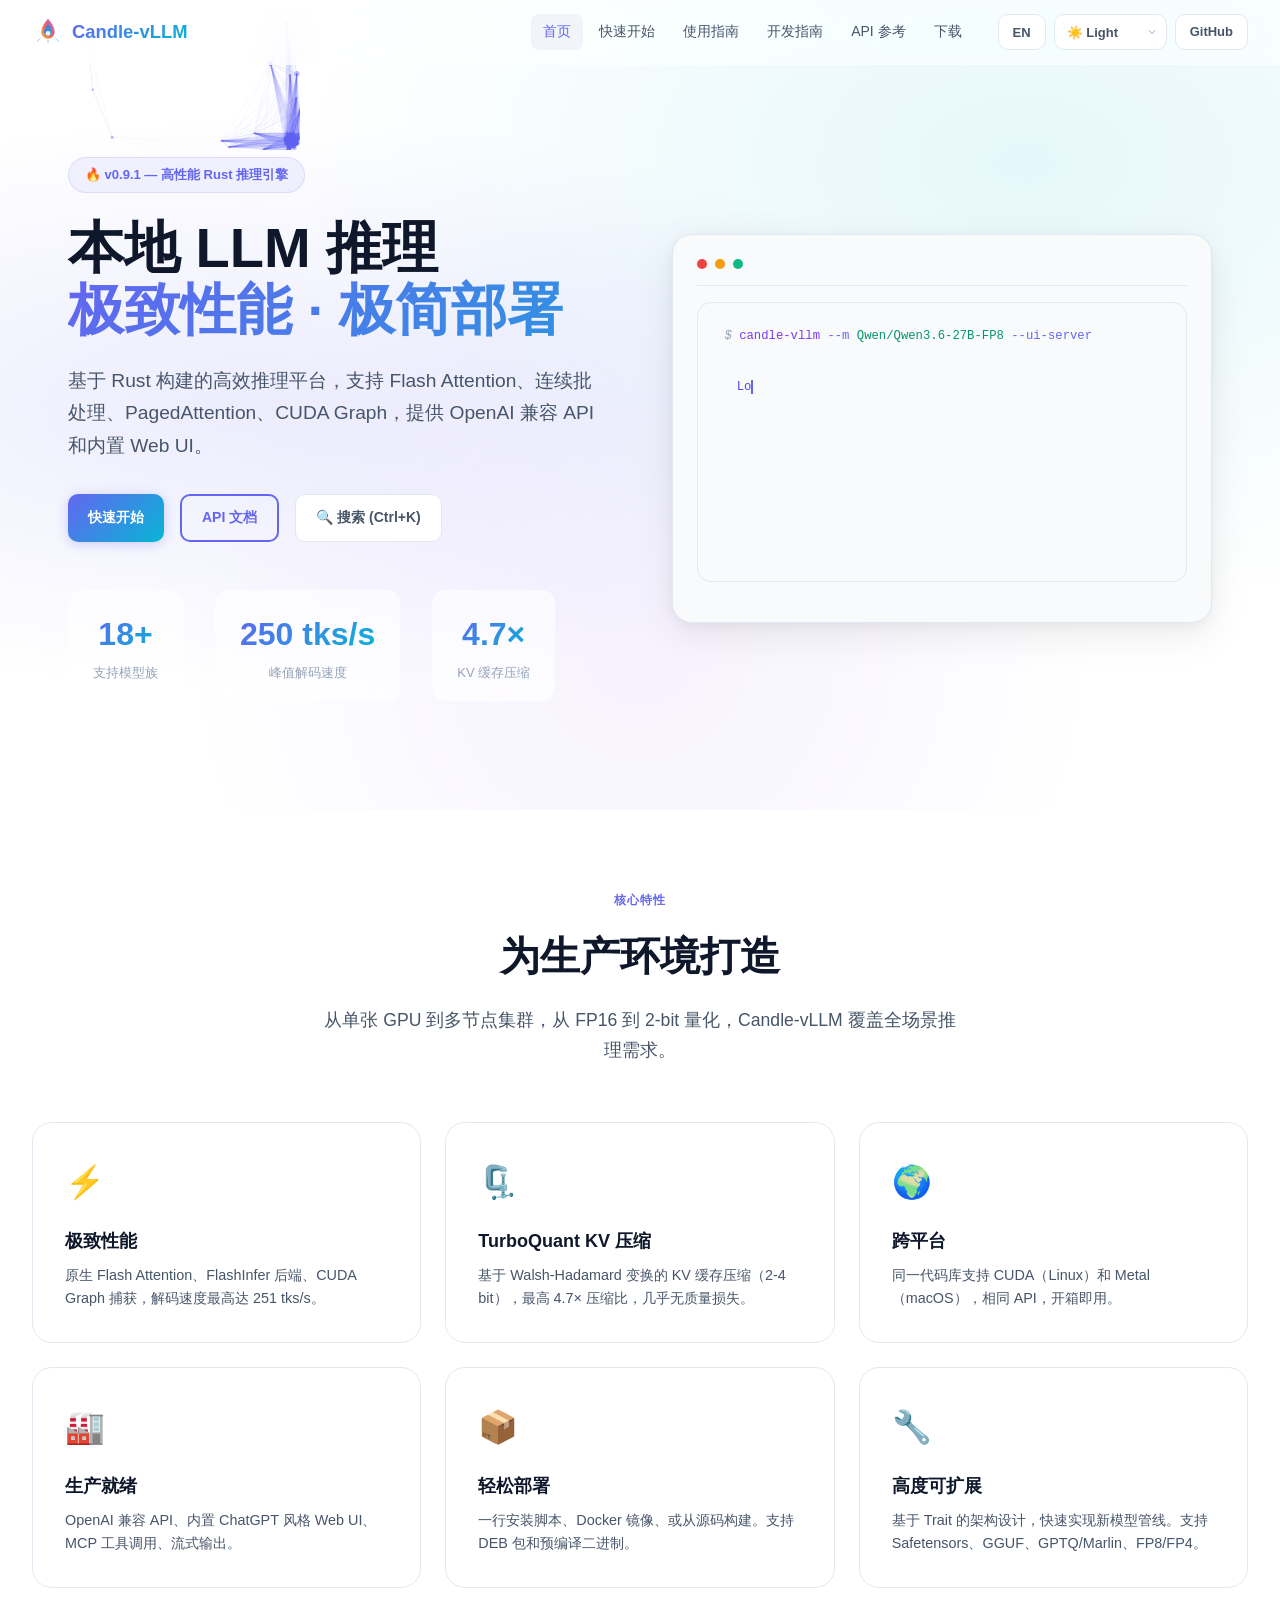
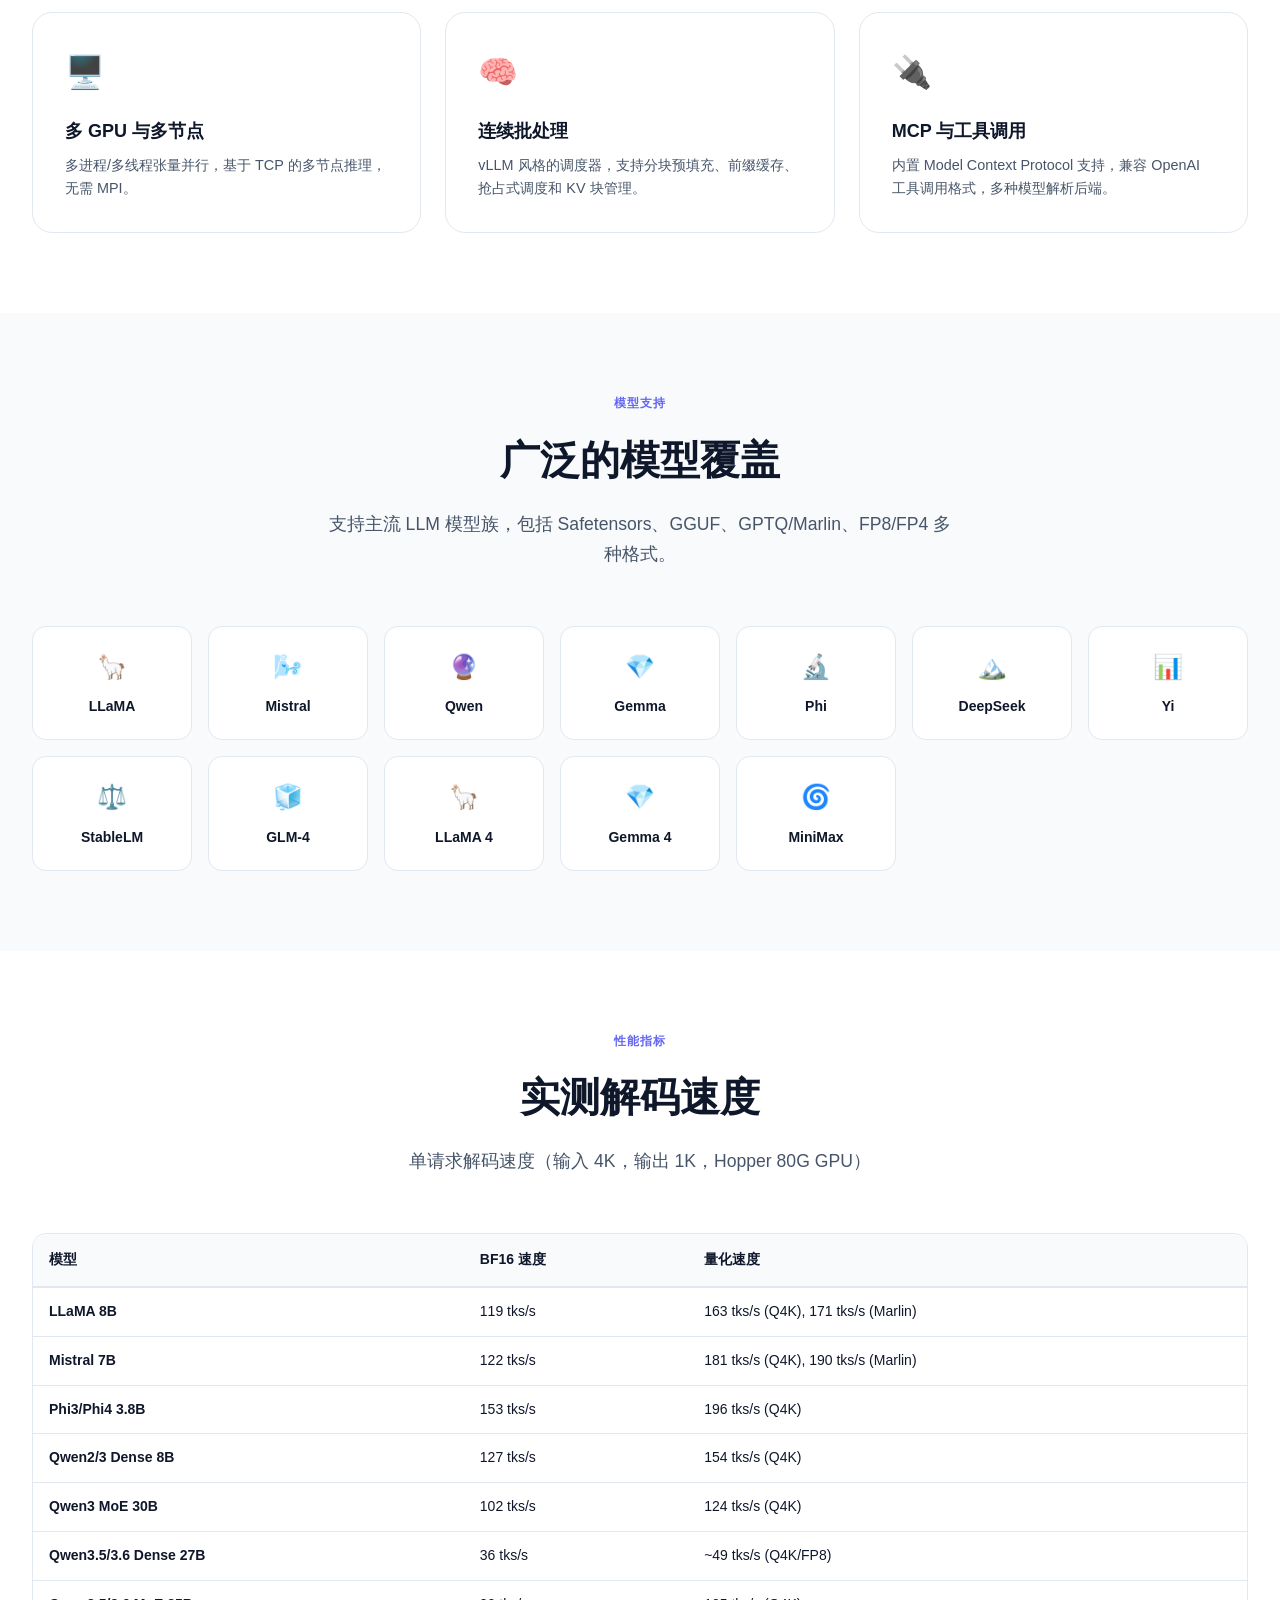
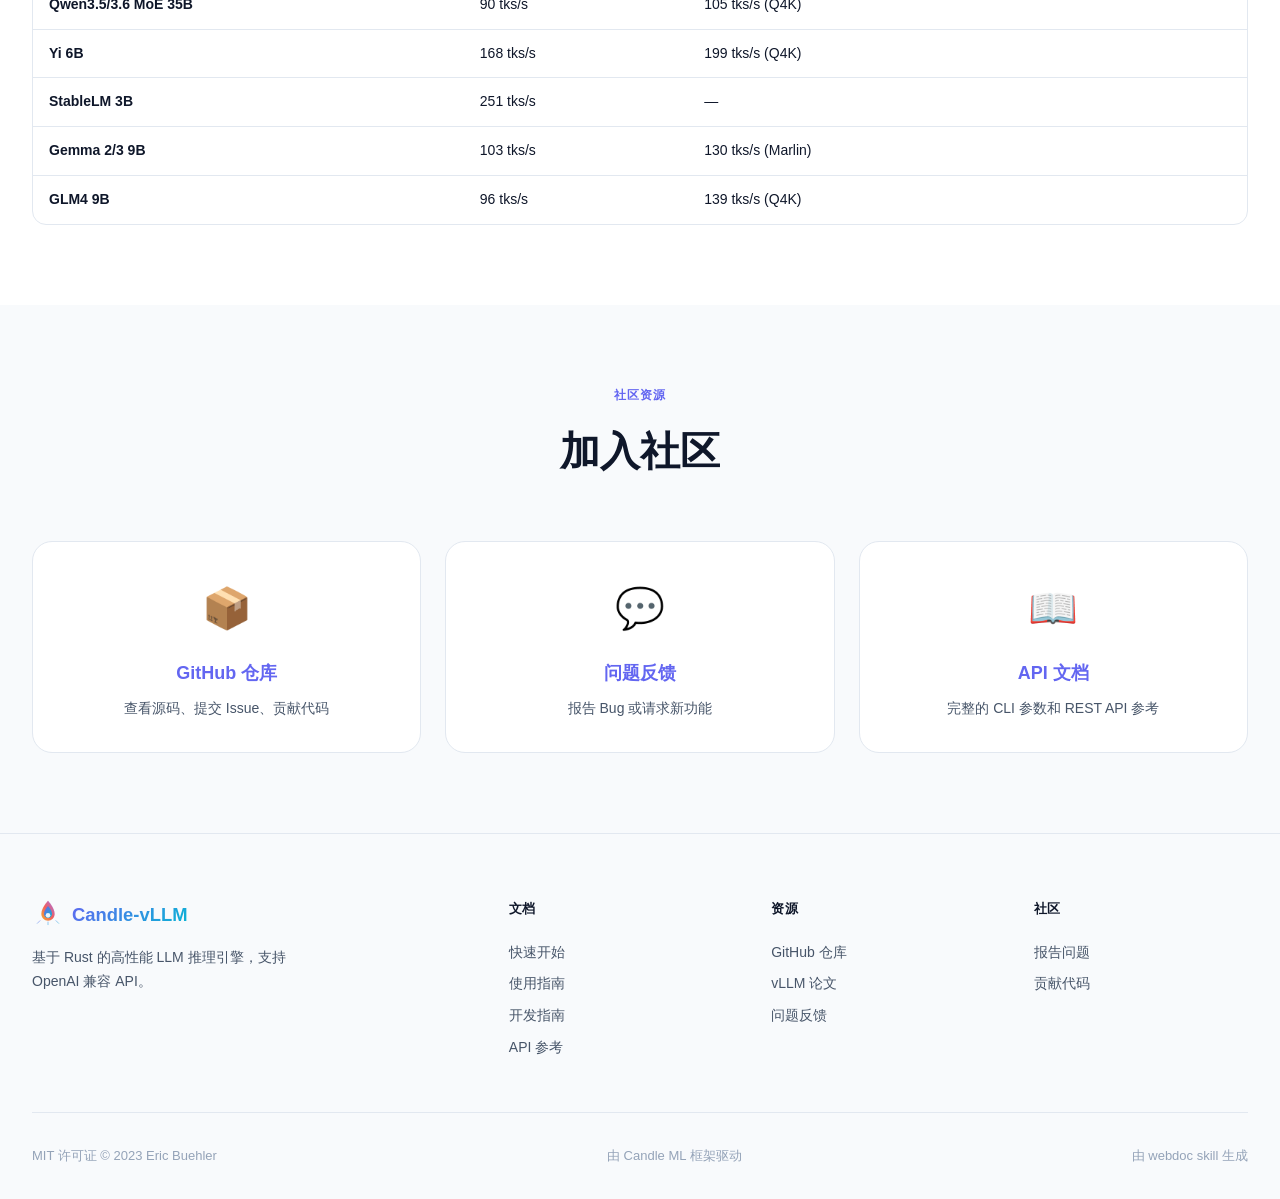
<file: paged/index.html>
<!DOCTYPE html>
<html lang="zh-CN">
<head>
  <meta charset="UTF-8">
  <meta name="viewport" content="width=device-width, initial-scale=1.0">
  <title>Candle-vLLM — High-Performance LLM Inference in Rust</title>
  <meta name="description" content="Efficient, easy-to-use platform for inference and serving local LLMs with an OpenAI compatible API server, built in Rust.">
  <link rel="icon" href="assets/images/favicon.svg" type="image/svg+xml">
  <link rel="stylesheet" href="assets/css/main.css?v=2">
</head>
<body>

<header class="site-header">
  <div class="header-inner">
    <a href="index.html" class="logo">
      <img src="assets/images/logo.svg" alt="Candle-vLLM">
      <span>Candle-vLLM</span>
    </a>
    <nav class="nav-links">
      <a href="index.html" data-zh="首页" data-en="Home">首页</a>
      <a href="getting-started.html" data-zh="快速开始" data-en="Getting Started">快速开始</a>
      <a href="user-guide.html" data-zh="使用指南" data-en="User Guide">使用指南</a>
      <a href="developer-guide.html" data-zh="开发指南" data-en="Developer Guide">开发指南</a>
      <a href="api-reference.html" data-zh="API 参考" data-en="API Reference">API 参考</a>
      <a href="downloads.html" data-zh="下载" data-en="Downloads">下载</a>
    </nav>
    <div class="nav-actions">
      <button class="lang-toggle" aria-label="Switch language">EN</button>
      <div class="theme-dropdown">
        <select class="theme-select" aria-label="Select theme">
          <option value="light">☀️ Light</option>
          <option value="dark">🌙 Dark</option>
          <option value="enflame">🔥 Enflame</option>
        </select>
      </div>
      <a href="https://github.com/EricLBuehler/candle-vllm" class="btn btn-sm btn-page" target="_blank">GitHub</a>
      <button class="mobile-toggle" aria-label="Menu"><span></span><span></span><span></span></button>
    </div>
  </div>
</header>
<div class="scroll-progress"></div>

<!-- Search Overlay -->
<div class="search-overlay">
  <div class="search-box">
    <div class="search-input-wrapper">
      <svg width="20" height="20" viewBox="0 0 24 24" fill="none" stroke="currentColor" stroke-width="2"><circle cx="11" cy="11" r="8"/><path d="m21 21-4.35-4.35"/></svg>
      <input type="text" class="search-input" placeholder="Search documentation... (Ctrl+K)">
    </div>
    <div class="search-results"><div class="search-hint">Type to search documentation...</div></div>
  </div>
</div>

<!-- Hero Section -->
<section class="hero">
  <div class="hero-bg"></div>
  <canvas id="particles"></canvas>
  <div class="container">
    <div class="hero-grid">
      <div>
        <div class="hero-badge">
          <span data-zh="🔥 v0.9.1 — 高性能 Rust 推理引擎" data-en="🔥 v0.9.1 — High-Performance Rust Inference Engine">🔥 v0.9.1 — 高性能 Rust 推理引擎</span>
        </div>
        <h1>
          <span data-zh="本地 LLM 推理" data-en="Local LLM Inference">本地 LLM 推理</span><br>
          <span class="gradient-text" data-zh="极致性能 · 极简部署" data-en="Blazing Fast · Easy Deploy">极致性能 · 极简部署</span>
        </h1>
        <p data-zh="基于 Rust 构建的高效推理平台，支持 Flash Attention、连续批处理、PagedAttention、CUDA Graph，提供 OpenAI 兼容 API 和内置 Web UI。" data-en="Efficient inference platform built in Rust with Flash Attention, continuous batching, PagedAttention, CUDA Graphs, OpenAI-compatible API, and built-in ChatGPT-style Web UI.">基于 Rust 构建的高效推理平台，支持 Flash Attention、连续批处理、PagedAttention、CUDA Graph，提供 OpenAI 兼容 API 和内置 Web UI。</p>
        <div class="hero-buttons">
          <a href="getting-started.html" class="btn btn-primary" data-zh="快速开始" data-en="Get Started">快速开始</a>
          <a href="api-reference.html" class="btn btn-outline" data-zh="API 文档" data-en="API Docs">API 文档</a>
          <button class="btn btn-page" data-search-trigger data-zh="🔍 搜索 (Ctrl+K)" data-en="🔍 Search (Ctrl+K)">🔍 搜索 (Ctrl+K)</button>
        </div>
        <div class="stats-row">
          <div class="stat-card reveal">
            <div class="stat-number" data-counter data-target="18" data-suffix="+">0</div>
            <div class="stat-label" data-zh="支持模型族" data-en="Model Families">支持模型族</div>
          </div>
          <div class="stat-card reveal">
            <div class="stat-number" data-counter data-target="251" data-suffix=" tks/s">0</div>
            <div class="stat-label" data-zh="峰值解码速度" data-en="Peak Decode Speed">峰值解码速度</div>
          </div>
          <div class="stat-card reveal">
            <div class="stat-number" data-counter data-target="4" data-suffix=".7×">0</div>
            <div class="stat-label" data-zh="KV 缓存压缩" data-en="KV Cache Compression">KV 缓存压缩</div>
          </div>
        </div>
      </div>
      <div class="hero-code reveal">
        <div class="hero-code-header">
          <div class="hero-code-dot"></div>
          <div class="hero-code-dot"></div>
          <div class="hero-code-dot"></div>
        </div>
        <div id="hero-typing-code">
          <pre><code></code></pre>
        </div>
      </div>
    </div>
  </div>
</section>

<!-- Features Section -->
<section class="section">
  <div class="container">
    <div class="section-header reveal">
      <span class="overline" data-zh="核心特性" data-en="Core Features">核心特性</span>
      <h2 data-zh="为生产环境打造" data-en="Built for Production">为生产环境打造</h2>
      <p data-zh="从单张 GPU 到多节点集群，从 FP16 到 2-bit 量化，Candle-vLLM 覆盖全场景推理需求。" data-en="From a single GPU to multi-node clusters, from FP16 to 2-bit quantization, Candle-vLLM covers all inference scenarios.">从单张 GPU 到多节点集群，从 FP16 到 2-bit 量化，Candle-vLLM 覆盖全场景推理需求。</p>
    </div>
    <div class="features-grid">
      <div class="feature-card reveal">
        <span class="feature-icon">⚡</span>
        <h3 data-zh="极致性能" data-en="High Performance">极致性能</h3>
        <p data-zh="原生 Flash Attention、FlashInfer 后端、CUDA Graph 捕获，解码速度最高达 251 tks/s。" data-en="Native Flash Attention, FlashInfer backend, CUDA Graph capture — decode speeds up to 251 tks/s.">原生 Flash Attention、FlashInfer 后端、CUDA Graph 捕获，解码速度最高达 251 tks/s。</p>
      </div>
      <div class="feature-card reveal">
        <span class="feature-icon">🗜️</span>
        <h3 data-zh="TurboQuant KV 压缩" data-en="TurboQuant KV Compression">TurboQuant KV 压缩</h3>
        <p data-zh="基于 Walsh-Hadamard 变换的 KV 缓存压缩（2-4 bit），最高 4.7× 压缩比，几乎无质量损失。" data-en="Walsh-Hadamard KV cache compression (2-4 bit) with up to 4.7× compression and minimal quality loss.">基于 Walsh-Hadamard 变换的 KV 缓存压缩（2-4 bit），最高 4.7× 压缩比，几乎无质量损失。</p>
      </div>
      <div class="feature-card reveal">
        <span class="feature-icon">🌍</span>
        <h3 data-zh="跨平台" data-en="Cross-Platform">跨平台</h3>
        <p data-zh="同一代码库支持 CUDA（Linux）和 Metal（macOS），相同 API，开箱即用。" data-en="Single codebase for CUDA (Linux) and Metal (macOS). Same API, works out of the box.">同一代码库支持 CUDA（Linux）和 Metal（macOS），相同 API，开箱即用。</p>
      </div>
      <div class="feature-card reveal">
        <span class="feature-icon">🏭</span>
        <h3 data-zh="生产就绪" data-en="Production Ready">生产就绪</h3>
        <p data-zh="OpenAI 兼容 API、内置 ChatGPT 风格 Web UI、MCP 工具调用、流式输出。" data-en="OpenAI-compatible API, built-in ChatGPT-style Web UI, MCP tool calling, streaming output.">OpenAI 兼容 API、内置 ChatGPT 风格 Web UI、MCP 工具调用、流式输出。</p>
      </div>
      <div class="feature-card reveal">
        <span class="feature-icon">📦</span>
        <h3 data-zh="轻松部署" data-en="Easy Deploy">轻松部署</h3>
        <p data-zh="一行安装脚本、Docker 镜像、或从源码构建。支持 DEB 包和预编译二进制。" data-en="One-line install, Docker images, or build from source. DEB packages and pre-built binaries.">一行安装脚本、Docker 镜像、或从源码构建。支持 DEB 包和预编译二进制。</p>
      </div>
      <div class="feature-card reveal">
        <span class="feature-icon">🔧</span>
        <h3 data-zh="高度可扩展" data-en="Extensible">高度可扩展</h3>
        <p data-zh="基于 Trait 的架构设计，快速实现新模型管线。支持 Safetensors、GGUF、GPTQ/Marlin、FP8/FP4。" data-en="Trait-based architecture for rapid new model pipelines. Supports Safetensors, GGUF, GPTQ/Marlin, FP8/FP4.">基于 Trait 的架构设计，快速实现新模型管线。支持 Safetensors、GGUF、GPTQ/Marlin、FP8/FP4。</p>
      </div>
      <div class="feature-card reveal">
        <span class="feature-icon">🖥️</span>
        <h3 data-zh="多 GPU 与多节点" data-en="Multi-GPU & Multi-Node">多 GPU 与多节点</h3>
        <p data-zh="多进程/多线程张量并行，基于 TCP 的多节点推理，无需 MPI。" data-en="Multi-process and multi-threaded tensor parallelism, TCP-based multi-node inference — no MPI required.">多进程/多线程张量并行，基于 TCP 的多节点推理，无需 MPI。</p>
      </div>
      <div class="feature-card reveal">
        <span class="feature-icon">🧠</span>
        <h3 data-zh="连续批处理" data-en="Continuous Batching">连续批处理</h3>
        <p data-zh="vLLM 风格的调度器，支持分块预填充、前缀缓存、抢占式调度和 KV 块管理。" data-en="vLLM-style scheduler with chunked prefill, prefix caching, preemptive scheduling, and KV block management.">vLLM 风格的调度器，支持分块预填充、前缀缓存、抢占式调度和 KV 块管理。</p>
      </div>
      <div class="feature-card reveal">
        <span class="feature-icon">🔌</span>
        <h3 data-zh="MCP 与工具调用" data-en="MCP & Tool Calling">MCP 与工具调用</h3>
        <p data-zh="内置 Model Context Protocol 支持，兼容 OpenAI 工具调用格式，多种模型解析后端。" data-en="Built-in Model Context Protocol support, compatible with OpenAI tool calling format, multiple parser backends.">内置 Model Context Protocol 支持，兼容 OpenAI 工具调用格式，多种模型解析后端。</p>
      </div>
    </div>
  </div>
</section>

<!-- Supported Models Section -->
<section class="section" style="background: var(--surface-alt);">
  <div class="container">
    <div class="section-header reveal">
      <span class="overline" data-zh="模型支持" data-en="Model Support">模型支持</span>
      <h2 data-zh="广泛的模型覆盖" data-en="Broad Model Coverage">广泛的模型覆盖</h2>
      <p data-zh="支持主流 LLM 模型族，包括 Safetensors、GGUF、GPTQ/Marlin、FP8/FP4 多种格式。" data-en="Supports mainstream LLM families across Safetensors, GGUF, GPTQ/Marlin, FP8/FP4 formats.">支持主流 LLM 模型族，包括 Safetensors、GGUF、GPTQ/Marlin、FP8/FP4 多种格式。</p>
    </div>
    <div class="model-families reveal">
      <div class="model-family"><span class="model-family-icon">🦙</span><span class="model-family-name">LLaMA</span></div>
      <div class="model-family"><span class="model-family-icon">🌬️</span><span class="model-family-name">Mistral</span></div>
      <div class="model-family"><span class="model-family-icon">🔮</span><span class="model-family-name">Qwen</span></div>
      <div class="model-family"><span class="model-family-icon">💎</span><span class="model-family-name">Gemma</span></div>
      <div class="model-family"><span class="model-family-icon">🔬</span><span class="model-family-name">Phi</span></div>
      <div class="model-family"><span class="model-family-icon">🏔️</span><span class="model-family-name">DeepSeek</span></div>
      <div class="model-family"><span class="model-family-icon">📊</span><span class="model-family-name">Yi</span></div>
      <div class="model-family"><span class="model-family-icon">⚖️</span><span class="model-family-name">StableLM</span></div>
      <div class="model-family"><span class="model-family-icon">🧊</span><span class="model-family-name">GLM-4</span></div>
      <div class="model-family"><span class="model-family-icon">🦙</span><span class="model-family-name">LLaMA 4</span></div>
      <div class="model-family"><span class="model-family-icon">💎</span><span class="model-family-name">Gemma 4</span></div>
      <div class="model-family"><span class="model-family-icon">🌀</span><span class="model-family-name">MiniMax</span></div>
    </div>
  </div>
</section>

<!-- Performance Section -->
<section class="section">
  <div class="container">
    <div class="section-header reveal">
      <span class="overline" data-zh="性能指标" data-en="Performance">性能指标</span>
      <h2 data-zh="实测解码速度" data-en="Benchmark Decode Speed">实测解码速度</h2>
      <p data-zh="单请求解码速度（输入 4K，输出 1K，Hopper 80G GPU）" data-en="Single-request decode speed (input 4K, output 1K, Hopper 80G GPU)">单请求解码速度（输入 4K，输出 1K，Hopper 80G GPU）</p>
    </div>
    <div class="table-wrapper reveal">
      <table>
        <thead>
          <tr>
            <th data-zh="模型" data-en="Model">模型</th>
            <th data-zh="BF16 速度" data-en="BF16 Speed">BF16 速度</th>
            <th data-zh="量化速度" data-en="Quantized Speed">量化速度</th>
          </tr>
        </thead>
        <tbody>
          <tr><td><strong>LLaMA 8B</strong></td><td>119 tks/s</td><td>163 tks/s (Q4K), 171 tks/s (Marlin)</td></tr>
          <tr><td><strong>Mistral 7B</strong></td><td>122 tks/s</td><td>181 tks/s (Q4K), 190 tks/s (Marlin)</td></tr>
          <tr><td><strong>Phi3/Phi4 3.8B</strong></td><td>153 tks/s</td><td>196 tks/s (Q4K)</td></tr>
          <tr><td><strong>Qwen2/3 Dense 8B</strong></td><td>127 tks/s</td><td>154 tks/s (Q4K)</td></tr>
          <tr><td><strong>Qwen3 MoE 30B</strong></td><td>102 tks/s</td><td>124 tks/s (Q4K)</td></tr>
          <tr><td><strong>Qwen3.5/3.6 Dense 27B</strong></td><td>36 tks/s</td><td>~49 tks/s (Q4K/FP8)</td></tr>
          <tr><td><strong>Qwen3.5/3.6 MoE 35B</strong></td><td>90 tks/s</td><td>105 tks/s (Q4K)</td></tr>
          <tr><td><strong>Yi 6B</strong></td><td>168 tks/s</td><td>199 tks/s (Q4K)</td></tr>
          <tr><td><strong>StableLM 3B</strong></td><td>251 tks/s</td><td>—</td></tr>
          <tr><td><strong>Gemma 2/3 9B</strong></td><td>103 tks/s</td><td>130 tks/s (Marlin)</td></tr>
          <tr><td><strong>GLM4 9B</strong></td><td>96 tks/s</td><td>139 tks/s (Q4K)</td></tr>
        </tbody>
      </table>
    </div>
  </div>
</section>

<!-- Community Section -->
<section class="section" style="background: var(--surface-alt);">
  <div class="container">
    <div class="section-header reveal">
      <span class="overline" data-zh="社区资源" data-en="Community">社区资源</span>
      <h2 data-zh="加入社区" data-en="Join the Community">加入社区</h2>
    </div>
    <div class="community-grid">
      <a href="https://github.com/EricLBuehler/candle-vllm" target="_blank" class="community-card reveal">
        <span class="community-icon">📦</span>
        <h3 data-zh="GitHub 仓库" data-en="GitHub Repo">GitHub 仓库</h3>
        <p data-zh="查看源码、提交 Issue、贡献代码" data-en="Browse source, file issues, contribute">查看源码、提交 Issue、贡献代码</p>
      </a>
      <a href="https://github.com/EricLBuehler/candle-vllm/issues" target="_blank" class="community-card reveal">
        <span class="community-icon">💬</span>
        <h3 data-zh="问题反馈" data-en="Issue Tracker">问题反馈</h3>
        <p data-zh="报告 Bug 或请求新功能" data-en="Report bugs or request features">报告 Bug 或请求新功能</p>
      </a>
      <a href="api-reference.html" class="community-card reveal">
        <span class="community-icon">📖</span>
        <h3 data-zh="API 文档" data-en="API Documentation">API 文档</h3>
        <p data-zh="完整的 CLI 参数和 REST API 参考" data-en="Complete CLI flags and REST API reference">完整的 CLI 参数和 REST API 参考</p>
      </a>
    </div>
  </div>
</section>

<!-- Footer -->
<footer class="site-footer">
  <div class="container">
    <div class="footer-grid">
      <div class="footer-brand">
        <a href="index.html" class="logo">
          <img src="assets/images/logo.svg" alt="Candle-vLLM">
          <span>Candle-vLLM</span>
        </a>
        <p data-zh="基于 Rust 的高性能 LLM 推理引擎，支持 OpenAI 兼容 API。" data-en="High-performance LLM inference engine built in Rust with OpenAI-compatible API.">基于 Rust 的高性能 LLM 推理引擎，支持 OpenAI 兼容 API。</p>
      </div>
      <div class="footer-col">
        <h4 data-zh="文档" data-en="Docs">文档</h4>
        <a href="getting-started.html" data-zh="快速开始" data-en="Getting Started">快速开始</a>
        <a href="user-guide.html" data-zh="使用指南" data-en="User Guide">使用指南</a>
        <a href="developer-guide.html" data-zh="开发指南" data-en="Developer Guide">开发指南</a>
        <a href="api-reference.html" data-zh="API 参考" data-en="API Reference">API 参考</a>
      </div>
      <div class="footer-col">
        <h4 data-zh="资源" data-en="Resources">资源</h4>
        <a href="https://github.com/EricLBuehler/candle-vllm" target="_blank" data-zh="GitHub 仓库" data-en="GitHub Repo">GitHub 仓库</a>
        <a href="https://arxiv.org/abs/2309.06180" target="_blank" data-zh="vLLM 论文" data-en="vLLM Paper">vLLM 论文</a>
        <a href="https://github.com/EricLBuehler/candle-vllm/issues" target="_blank" data-zh="问题反馈" data-en="Issue Tracker">问题反馈</a>
      </div>
      <div class="footer-col">
        <h4 data-zh="社区" data-en="Community">社区</h4>
        <a href="https://github.com/EricLBuehler/candle-vllm/issues" target="_blank" data-zh="报告问题" data-en="Report Issue">报告问题</a>
        <a href="https://github.com/EricLBuehler/candle-vllm" target="_blank" data-zh="贡献代码" data-en="Contribute">贡献代码</a>
      </div>
    </div>
    <div class="footer-bottom">
      <span data-zh="MIT 许可证 © 2023 Eric Buehler" data-en="MIT License © 2023 Eric Buehler">MIT 许可证 © 2023 Eric Buehler</span>
      <span data-zh="由 Candle ML 框架驱动" data-en="Powered by Candle ML Framework">由 Candle ML 框架驱动</span>
      <span class="webdoc-credit"><span data-zh="由" data-en="Generated by">Generated by</span> <a href="https://github.com/guoqingbao/webdoc/" target="_blank" rel="noopener">webdoc skill</a><span data-zh=" 生成" data-en=""></span></span>
    </div>
  </div>
</footer>

<script src="assets/js/main.js?v=2"></script>
</body>
</html>
</file>
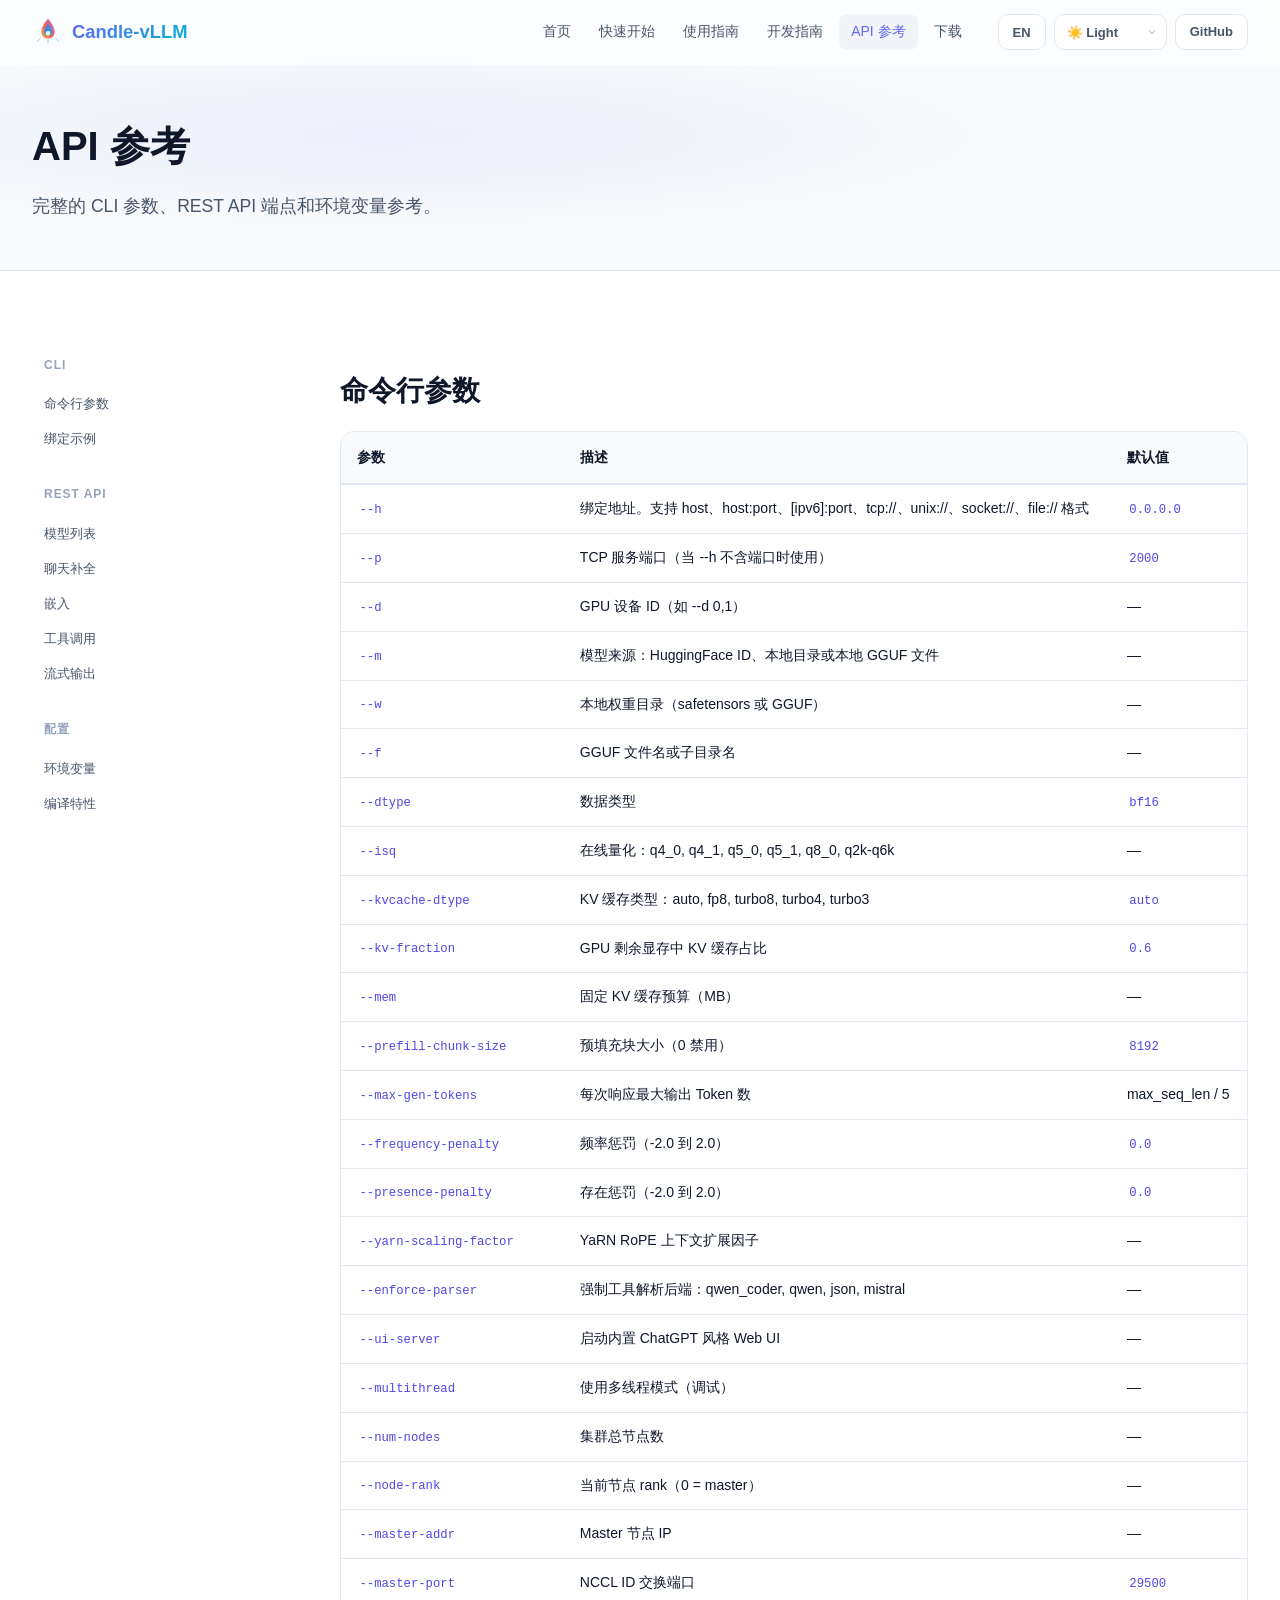
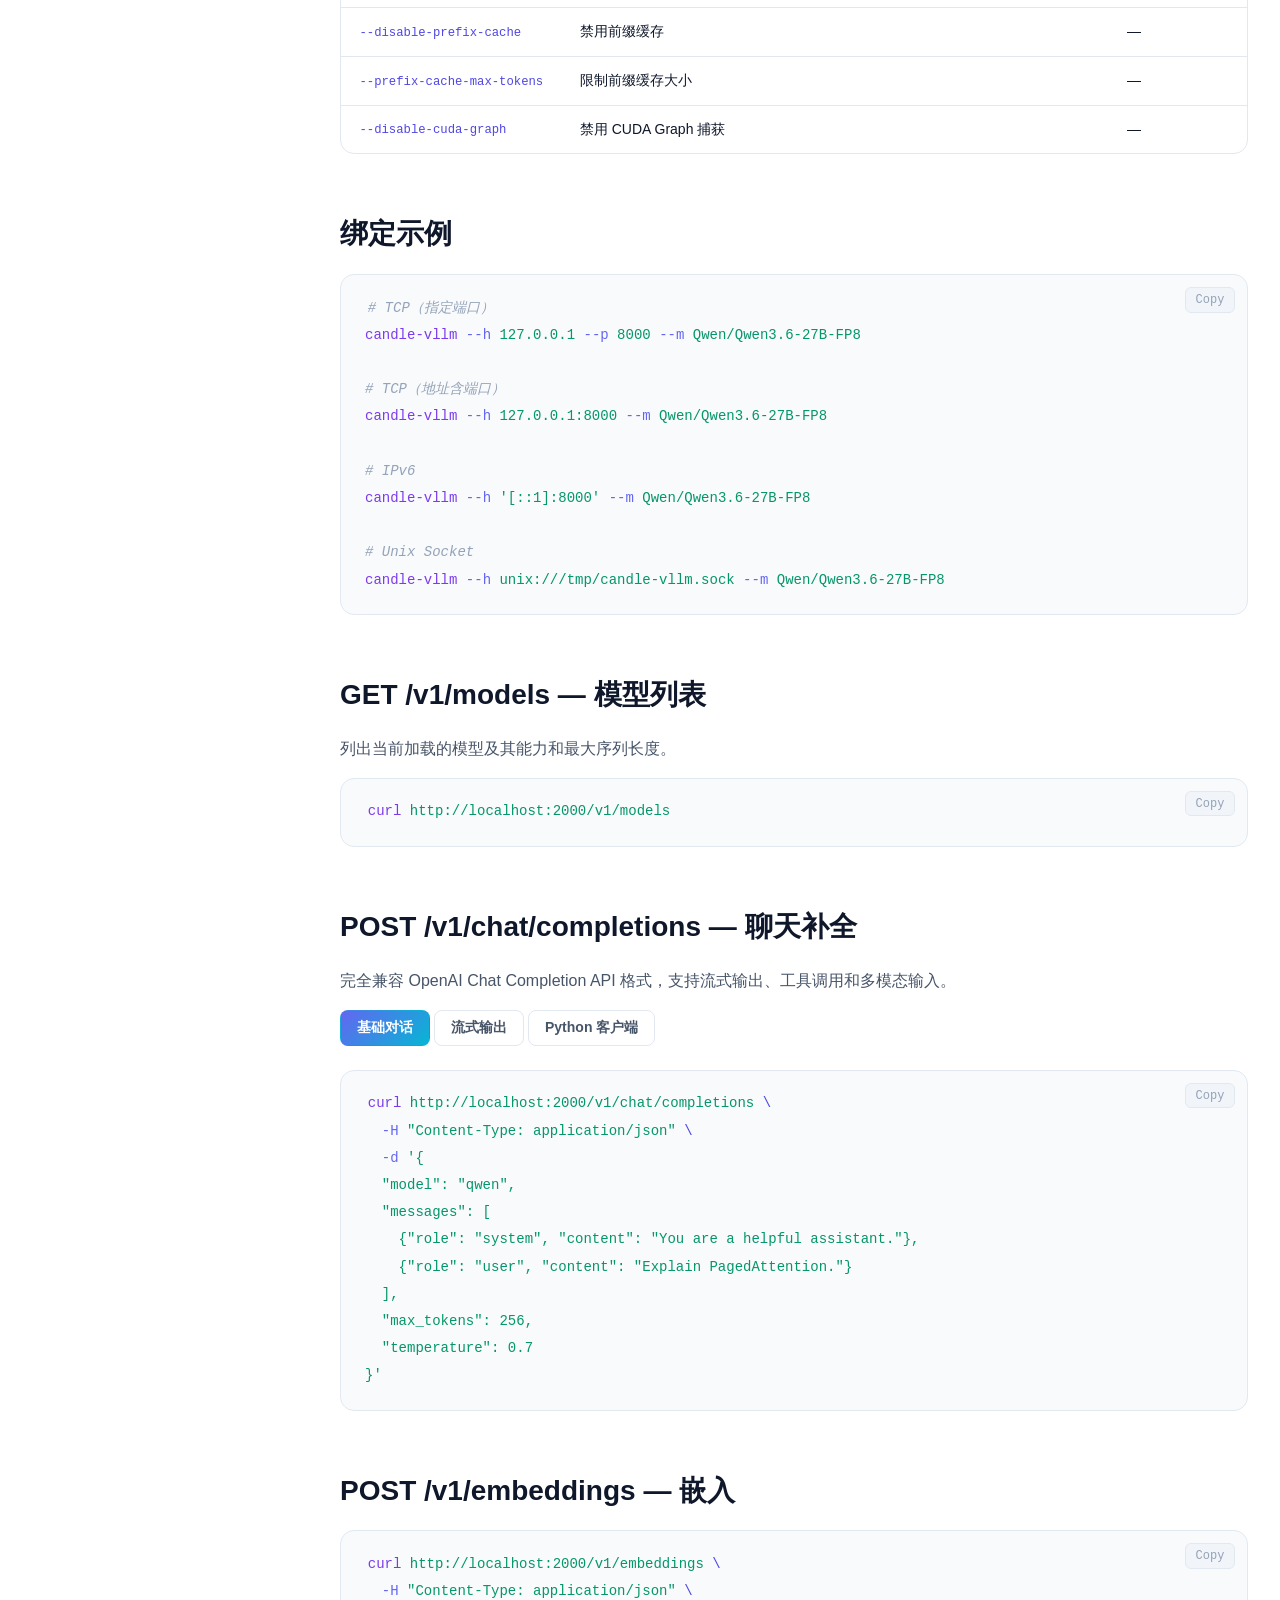
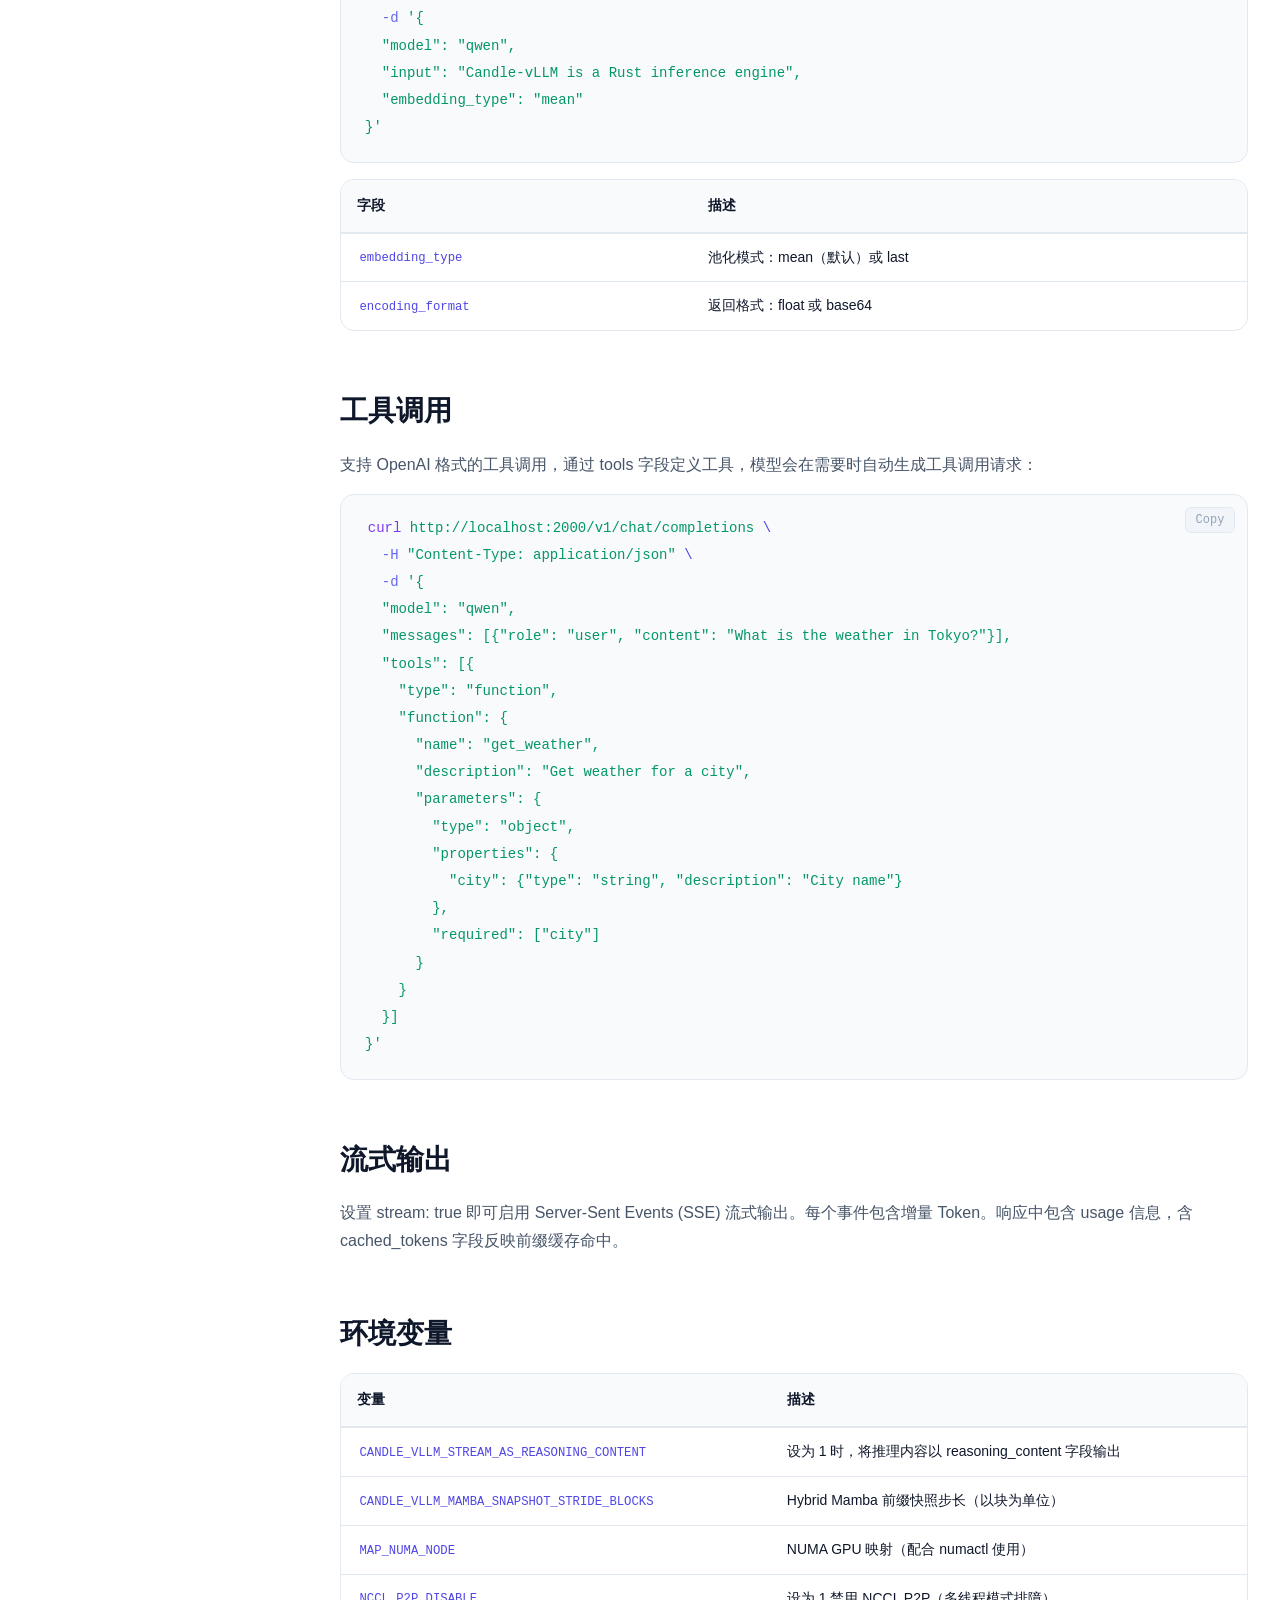
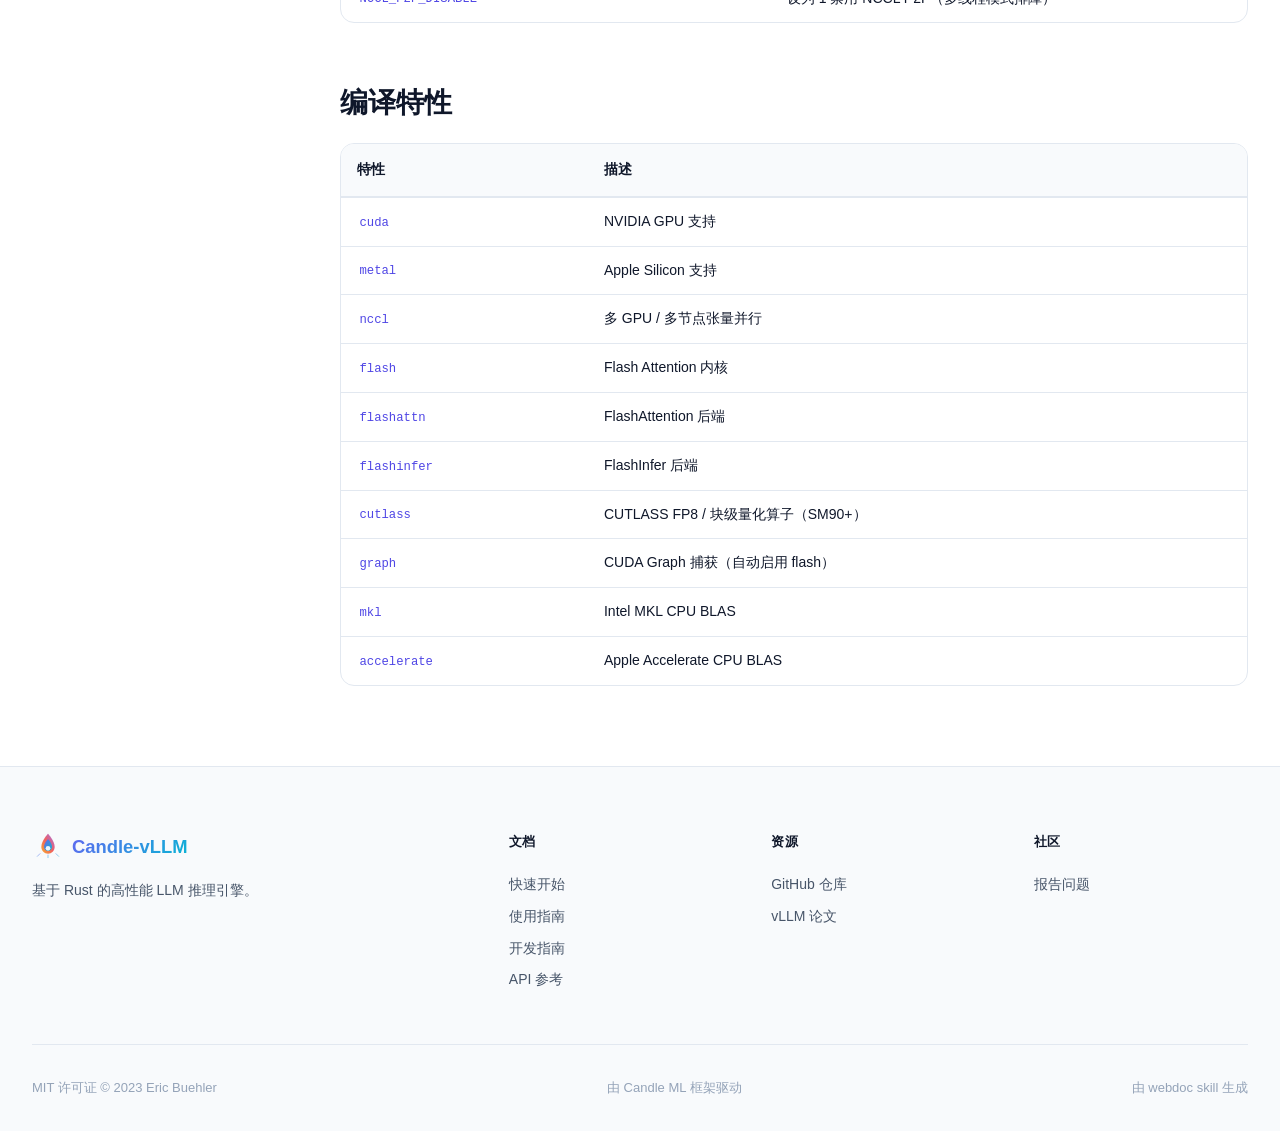
<file: paged/api-reference.html>
<!DOCTYPE html>
<html lang="zh-CN">
<head>
  <meta charset="UTF-8">
  <meta name="viewport" content="width=device-width, initial-scale=1.0">
  <title>API 参考 — Candle-vLLM</title>
  <link rel="icon" href="assets/images/favicon.svg" type="image/svg+xml">
  <link rel="stylesheet" href="assets/css/main.css?v=2">
</head>
<body>

<header class="site-header">
  <div class="header-inner">
    <a href="index.html" class="logo"><img src="assets/images/logo.svg" alt="Candle-vLLM"><span>Candle-vLLM</span></a>
    <nav class="nav-links">
      <a href="index.html" data-zh="首页" data-en="Home">首页</a>
      <a href="getting-started.html" data-zh="快速开始" data-en="Getting Started">快速开始</a>
      <a href="user-guide.html" data-zh="使用指南" data-en="User Guide">使用指南</a>
      <a href="developer-guide.html" data-zh="开发指南" data-en="Developer Guide">开发指南</a>
      <a href="api-reference.html" data-zh="API 参考" data-en="API Reference">API 参考</a>
      <a href="downloads.html" data-zh="下载" data-en="Downloads">下载</a>
    </nav>
    <div class="nav-actions">
      <button class="lang-toggle" aria-label="Switch language">EN</button>
      <div class="theme-dropdown">
        <select class="theme-select" aria-label="Select theme"><option value="light">☀️ Light</option><option value="dark">🌙 Dark</option><option value="enflame">🔥 Enflame</option></select>
      </div>
      <a href="https://github.com/EricLBuehler/candle-vllm" class="btn btn-sm btn-page" target="_blank">GitHub</a>
      <button class="mobile-toggle" aria-label="Menu"><span></span><span></span><span></span></button>
    </div>
  </div>
</header>
<div class="scroll-progress"></div>

<div class="search-overlay"><div class="search-box"><div class="search-input-wrapper"><svg width="20" height="20" viewBox="0 0 24 24" fill="none" stroke="currentColor" stroke-width="2"><circle cx="11" cy="11" r="8"/><path d="m21 21-4.35-4.35"/></svg><input type="text" class="search-input" placeholder="Search documentation... (Ctrl+K)"></div><div class="search-results"><div class="search-hint">Type to search documentation...</div></div></div></div>

<div class="page-header">
  <div class="container">
    <h1 data-zh="API 参考" data-en="API Reference">API 参考</h1>
    <p data-zh="完整的 CLI 参数、REST API 端点和环境变量参考。" data-en="Complete CLI flags, REST API endpoints, and environment variables reference.">完整的 CLI 参数、REST API 端点和环境变量参考。</p>
  </div>
</div>

<section class="section">
  <div class="container">
    <div class="doc-layout">
      <nav class="doc-sidebar">
        <div class="doc-sidebar-group">
          <h4 data-zh="CLI" data-en="CLI">CLI</h4>
          <a href="#cli-flags" data-zh="命令行参数" data-en="CLI Flags">命令行参数</a>
          <a href="#binding" data-zh="绑定示例" data-en="Binding Examples">绑定示例</a>
        </div>
        <div class="doc-sidebar-group">
          <h4 data-zh="REST API" data-en="REST API">REST API</h4>
          <a href="#models-api" data-zh="模型列表" data-en="List Models">模型列表</a>
          <a href="#chat-api" data-zh="聊天补全" data-en="Chat Completions">聊天补全</a>
          <a href="#embeddings-api" data-zh="嵌入" data-en="Embeddings">嵌入</a>
          <a href="#tool-calling" data-zh="工具调用" data-en="Tool Calling">工具调用</a>
          <a href="#streaming" data-zh="流式输出" data-en="Streaming">流式输出</a>
        </div>
        <div class="doc-sidebar-group">
          <h4 data-zh="配置" data-en="Configuration">配置</h4>
          <a href="#env-vars" data-zh="环境变量" data-en="Environment Variables">环境变量</a>
          <a href="#cargo-features" data-zh="编译特性" data-en="Cargo Features">编译特性</a>
        </div>
      </nav>

      <div class="doc-content">

        <h2 id="cli-flags" data-zh="命令行参数" data-en="CLI Flags">命令行参数</h2>
        <div class="table-wrapper">
          <table>
            <thead><tr>
              <th data-zh="参数" data-en="Flag">参数</th>
              <th data-zh="描述" data-en="Description">描述</th>
              <th data-zh="默认值" data-en="Default">默认值</th>
            </tr></thead>
            <tbody>
              <tr><td><code>--h</code></td><td data-zh="绑定地址。支持 host、host:port、[ipv6]:port、tcp://、unix://、socket://、file:// 格式" data-en="Bind address. Supports host, host:port, [ipv6]:port, tcp://, unix://, socket://, file:// formats">绑定地址。支持多种格式</td><td><code>0.0.0.0</code></td></tr>
              <tr><td><code>--p</code></td><td data-zh="TCP 服务端口（当 --h 不含端口时使用）" data-en="TCP port (when --h doesn't include port)">TCP 服务端口</td><td><code>2000</code></td></tr>
              <tr><td><code>--d</code></td><td data-zh="GPU 设备 ID（如 --d 0,1）" data-en="GPU device IDs (e.g. --d 0,1)">GPU 设备 ID</td><td>—</td></tr>
              <tr><td><code>--m</code></td><td data-zh="模型来源：HuggingFace ID、本地目录或本地 GGUF 文件" data-en="Model source: HuggingFace ID, local directory, or local .gguf file">模型来源</td><td>—</td></tr>
              <tr><td><code>--w</code></td><td data-zh="本地权重目录（safetensors 或 GGUF）" data-en="Local weight directory (safetensors or GGUF)">本地权重目录</td><td>—</td></tr>
              <tr><td><code>--f</code></td><td data-zh="GGUF 文件名或子目录名" data-en="GGUF filename or subfolder">GGUF 文件/子目录</td><td>—</td></tr>
              <tr><td><code>--dtype</code></td><td data-zh="数据类型" data-en="Data type">数据类型</td><td><code>bf16</code></td></tr>
              <tr><td><code>--isq</code></td><td data-zh="在线量化：q4_0, q4_1, q5_0, q5_1, q8_0, q2k-q6k" data-en="In-situ quantization: q4_0, q4_1, q5_0, q5_1, q8_0, q2k-q6k">在线量化</td><td>—</td></tr>
              <tr><td><code>--kvcache-dtype</code></td><td data-zh="KV 缓存类型：auto, fp8, turbo8, turbo4, turbo3" data-en="KV cache type: auto, fp8, turbo8, turbo4, turbo3">KV 缓存类型</td><td><code>auto</code></td></tr>
              <tr><td><code>--kv-fraction</code></td><td data-zh="GPU 剩余显存中 KV 缓存占比" data-en="KV cache fraction of remaining GPU memory">KV 缓存显存占比</td><td><code>0.6</code></td></tr>
              <tr><td><code>--mem</code></td><td data-zh="固定 KV 缓存预算（MB）" data-en="Fixed KV cache budget in MB">固定 KV 缓存预算</td><td>—</td></tr>
              <tr><td><code>--prefill-chunk-size</code></td><td data-zh="预填充块大小（0 禁用）" data-en="Prefill chunk size (0 to disable)">预填充块大小</td><td><code>8192</code></td></tr>
              <tr><td><code>--max-gen-tokens</code></td><td data-zh="每次响应最大输出 Token 数" data-en="Max output tokens per response">最大输出 Token</td><td data-zh="max_seq_len / 5" data-en="max_seq_len / 5">max_seq_len / 5</td></tr>
              <tr><td><code>--frequency-penalty</code></td><td data-zh="频率惩罚（-2.0 到 2.0）" data-en="Frequency penalty (-2.0 to 2.0)">频率惩罚</td><td><code>0.0</code></td></tr>
              <tr><td><code>--presence-penalty</code></td><td data-zh="存在惩罚（-2.0 到 2.0）" data-en="Presence penalty (-2.0 to 2.0)">存在惩罚</td><td><code>0.0</code></td></tr>
              <tr><td><code>--yarn-scaling-factor</code></td><td data-zh="YaRN RoPE 上下文扩展因子" data-en="YaRN RoPE context extension factor">YaRN 扩展因子</td><td>—</td></tr>
              <tr><td><code>--enforce-parser</code></td><td data-zh="强制工具解析后端：qwen_coder, qwen, json, mistral" data-en="Force tool parser: qwen_coder, qwen, json, mistral">强制解析后端</td><td>—</td></tr>
              <tr><td><code>--ui-server</code></td><td data-zh="启动内置 ChatGPT 风格 Web UI" data-en="Launch built-in ChatGPT-style Web UI">启动 Web UI</td><td>—</td></tr>
              <tr><td><code>--multithread</code></td><td data-zh="使用多线程模式（调试）" data-en="Use multi-threaded mode (debug)">多线程模式</td><td>—</td></tr>
              <tr><td><code>--num-nodes</code></td><td data-zh="集群总节点数" data-en="Total nodes in cluster">集群节点数</td><td>—</td></tr>
              <tr><td><code>--node-rank</code></td><td data-zh="当前节点 rank（0 = master）" data-en="This node's rank (0 = master)">节点 rank</td><td>—</td></tr>
              <tr><td><code>--master-addr</code></td><td data-zh="Master 节点 IP" data-en="Master node IP address">Master IP</td><td>—</td></tr>
              <tr><td><code>--master-port</code></td><td data-zh="NCCL ID 交换端口" data-en="NCCL ID exchange port">NCCL 端口</td><td><code>29500</code></td></tr>
              <tr><td><code>--disable-prefix-cache</code></td><td data-zh="禁用前缀缓存" data-en="Disable prefix caching">禁用前缀缓存</td><td>—</td></tr>
              <tr><td><code>--prefix-cache-max-tokens</code></td><td data-zh="限制前缀缓存大小" data-en="Cap prefix cache size">限制前缀缓存</td><td>—</td></tr>
              <tr><td><code>--disable-cuda-graph</code></td><td data-zh="禁用 CUDA Graph 捕获" data-en="Disable CUDA Graph capture">禁用 CUDA Graph</td><td>—</td></tr>
            </tbody>
          </table>
        </div>

        <h2 id="binding" data-zh="绑定示例" data-en="Binding Examples">绑定示例</h2>
        <pre><code><span class="token-comment"># TCP（指定端口）</span>
<span class="token-keyword">candle-vllm</span> <span class="token-flag">--h</span> <span class="token-value">127.0.0.1</span> <span class="token-flag">--p</span> <span class="token-value">8000</span> <span class="token-flag">--m</span> <span class="token-string">Qwen/Qwen3.6-27B-FP8</span>

<span class="token-comment"># TCP（地址含端口）</span>
<span class="token-keyword">candle-vllm</span> <span class="token-flag">--h</span> <span class="token-value">127.0.0.1:8000</span> <span class="token-flag">--m</span> <span class="token-string">Qwen/Qwen3.6-27B-FP8</span>

<span class="token-comment"># IPv6</span>
<span class="token-keyword">candle-vllm</span> <span class="token-flag">--h</span> <span class="token-string">'[::1]:8000'</span> <span class="token-flag">--m</span> <span class="token-string">Qwen/Qwen3.6-27B-FP8</span>

<span class="token-comment"># Unix Socket</span>
<span class="token-keyword">candle-vllm</span> <span class="token-flag">--h</span> <span class="token-string">unix:///tmp/candle-vllm.sock</span> <span class="token-flag">--m</span> <span class="token-string">Qwen/Qwen3.6-27B-FP8</span></code><button class="copy-btn" data-copy-text="candle-vllm --h 127.0.0.1 --p 8000 --m Qwen/Qwen3.6-27B-FP8">Copy</button></pre>

        <h2 id="models-api" data-zh="GET /v1/models — 模型列表" data-en="GET /v1/models — List Models">GET /v1/models — 模型列表</h2>
        <p data-zh="列出当前加载的模型及其能力和最大序列长度。" data-en="Lists the currently loaded model with its modalities and max sequence length.">列出当前加载的模型及其能力和最大序列长度。</p>
        <pre><code><span class="token-keyword">curl</span> <span class="token-string">http://localhost:2000/v1/models</span></code><button class="copy-btn" data-copy-text="curl http://localhost:2000/v1/models">Copy</button></pre>

        <h2 id="chat-api" data-zh="POST /v1/chat/completions — 聊天补全" data-en="POST /v1/chat/completions — Chat Completions">POST /v1/chat/completions — 聊天补全</h2>
        <p data-zh="完全兼容 OpenAI Chat Completion API 格式，支持流式输出、工具调用和多模态输入。" data-en="Fully compatible with OpenAI Chat Completion API format. Supports streaming, tool calling, and multimodal input.">完全兼容 OpenAI Chat Completion API 格式，支持流式输出、工具调用和多模态输入。</p>

        <div class="tabs">
          <button class="tab-btn active" data-tab="tab-chat-basic" data-zh="基础对话" data-en="Basic Chat">基础对话</button>
          <button class="tab-btn" data-tab="tab-chat-stream" data-zh="流式输出" data-en="Streaming">流式输出</button>
          <button class="tab-btn" data-tab="tab-chat-python" data-zh="Python 客户端" data-en="Python Client">Python 客户端</button>
        </div>

        <div class="tab-content active" id="tab-chat-basic">
          <pre><code><span class="token-keyword">curl</span> <span class="token-string">http://localhost:2000/v1/chat/completions</span> \
  <span class="token-flag">-H</span> <span class="token-string">"Content-Type: application/json"</span> \
  <span class="token-flag">-d</span> <span class="token-string">'{
  "model": "qwen",
  "messages": [
    {"role": "system", "content": "You are a helpful assistant."},
    {"role": "user", "content": "Explain PagedAttention."}
  ],
  "max_tokens": 256,
  "temperature": 0.7
}'</span></code><button class="copy-btn" data-copy-text='curl http://localhost:2000/v1/chat/completions -H "Content-Type: application/json" -d &apos;{"model":"qwen","messages":[{"role":"system","content":"You are a helpful assistant."},{"role":"user","content":"Explain PagedAttention."}],"max_tokens":256,"temperature":0.7}&apos;'>Copy</button></pre>
        </div>

        <div class="tab-content" id="tab-chat-stream">
          <pre><code><span class="token-keyword">curl</span> <span class="token-string">http://localhost:2000/v1/chat/completions</span> \
  <span class="token-flag">-H</span> <span class="token-string">"Content-Type: application/json"</span> \
  <span class="token-flag">-d</span> <span class="token-string">'{
  "model": "qwen",
  "messages": [{"role": "user", "content": "Hello!"}],
  "stream": true
}'</span></code><button class="copy-btn" data-copy-text='curl http://localhost:2000/v1/chat/completions -H "Content-Type: application/json" -d &apos;{"model":"qwen","messages":[{"role":"user","content":"Hello!"}],"stream":true}&apos;'>Copy</button></pre>
        </div>

        <div class="tab-content" id="tab-chat-python">
          <pre><code><span class="token-keyword">from</span> <span class="token-type">openai</span> <span class="token-keyword">import</span> <span class="token-type">OpenAI</span>

client = <span class="token-type">OpenAI</span>(
    base_url=<span class="token-string">"http://localhost:2000/v1"</span>,
    api_key=<span class="token-string">"not-needed"</span>
)

response = client.chat.completions.create(
    model=<span class="token-string">"qwen"</span>,
    messages=[{<span class="token-string">"role"</span>: <span class="token-string">"user"</span>, <span class="token-string">"content"</span>: <span class="token-string">"Hello!"</span>}],
    stream=<span class="token-keyword">True</span>
)

<span class="token-keyword">for</span> chunk <span class="token-keyword">in</span> response:
    <span class="token-keyword">print</span>(chunk.choices[<span class="token-number">0</span>].delta.content, end=<span class="token-string">""</span>)</code><button class="copy-btn" data-copy-text='from openai import OpenAI

client = OpenAI(
    base_url="http://localhost:2000/v1",
    api_key="not-needed"
)

response = client.chat.completions.create(
    model="qwen",
    messages=[{"role": "user", "content": "Hello!"}],
    stream=True
)

for chunk in response:
    print(chunk.choices[0].delta.content, end="")'>Copy</button></pre>
        </div>

        <h2 id="embeddings-api" data-zh="POST /v1/embeddings — 嵌入" data-en="POST /v1/embeddings — Embeddings">POST /v1/embeddings — 嵌入</h2>
        <pre><code><span class="token-keyword">curl</span> <span class="token-string">http://localhost:2000/v1/embeddings</span> \
  <span class="token-flag">-H</span> <span class="token-string">"Content-Type: application/json"</span> \
  <span class="token-flag">-d</span> <span class="token-string">'{
  "model": "qwen",
  "input": "Candle-vLLM is a Rust inference engine",
  "embedding_type": "mean"
}'</span></code><button class="copy-btn" data-copy-text='curl http://localhost:2000/v1/embeddings -H "Content-Type: application/json" -d &apos;{"model":"qwen","input":"Candle-vLLM is a Rust inference engine","embedding_type":"mean"}&apos;'>Copy</button></pre>
        <div class="table-wrapper">
          <table>
            <thead><tr><th data-zh="字段" data-en="Field">字段</th><th data-zh="描述" data-en="Description">描述</th></tr></thead>
            <tbody>
              <tr><td><code>embedding_type</code></td><td data-zh="池化模式：mean（默认）或 last" data-en="Pooling mode: mean (default) or last">池化模式：mean（默认）或 last</td></tr>
              <tr><td><code>encoding_format</code></td><td data-zh="返回格式：float 或 base64" data-en="Return format: float or base64">返回格式：float 或 base64</td></tr>
            </tbody>
          </table>
        </div>

        <h2 id="tool-calling" data-zh="工具调用" data-en="Tool Calling">工具调用</h2>
        <p data-zh="支持 OpenAI 格式的工具调用，通过 tools 字段定义工具，模型会在需要时自动生成工具调用请求：" data-en="Supports OpenAI-format tool calling. Define tools via the tools field, and the model will automatically generate tool call requests when needed:">支持 OpenAI 格式的工具调用，通过 <code>tools</code> 字段定义工具：</p>
        <pre><code><span class="token-keyword">curl</span> <span class="token-string">http://localhost:2000/v1/chat/completions</span> \
  <span class="token-flag">-H</span> <span class="token-string">"Content-Type: application/json"</span> \
  <span class="token-flag">-d</span> <span class="token-string">'{
  "model": "qwen",
  "messages": [{"role": "user", "content": "What is the weather in Tokyo?"}],
  "tools": [{
    "type": "function",
    "function": {
      "name": "get_weather",
      "description": "Get weather for a city",
      "parameters": {
        "type": "object",
        "properties": {
          "city": {"type": "string", "description": "City name"}
        },
        "required": ["city"]
      }
    }
  }]
}'</span></code><button class="copy-btn" data-copy-text='curl http://localhost:2000/v1/chat/completions -H "Content-Type: application/json" -d &apos;{"model":"qwen","messages":[{"role":"user","content":"What is the weather in Tokyo?"}],"tools":[{"type":"function","function":{"name":"get_weather","description":"Get weather for a city","parameters":{"type":"object","properties":{"city":{"type":"string","description":"City name"}},"required":["city"]}}}]}&apos;'>Copy</button></pre>

        <h2 id="streaming" data-zh="流式输出" data-en="Streaming">流式输出</h2>
        <p data-zh="设置 stream: true 即可启用 Server-Sent Events (SSE) 流式输出。每个事件包含增量 Token。响应中包含 usage 信息，含 cached_tokens 字段反映前缀缓存命中。" data-en="Set stream: true to enable Server-Sent Events (SSE) streaming. Each event contains incremental tokens. The response includes usage info with cached_tokens reflecting prefix cache hits.">设置 <code>stream: true</code> 即可启用 Server-Sent Events (SSE) 流式输出。响应中包含 <code>usage</code> 信息，含 <code>cached_tokens</code> 字段反映前缀缓存命中。</p>

        <h2 id="env-vars" data-zh="环境变量" data-en="Environment Variables">环境变量</h2>
        <div class="table-wrapper">
          <table>
            <thead><tr><th data-zh="变量" data-en="Variable">变量</th><th data-zh="描述" data-en="Description">描述</th></tr></thead>
            <tbody>
              <tr><td><code>CANDLE_VLLM_STREAM_AS_REASONING_CONTENT</code></td><td data-zh="设为 1 时，将推理内容以 reasoning_content 字段输出" data-en="When set to 1, emit reasoning as reasoning_content field">将推理内容以 reasoning_content 字段输出</td></tr>
              <tr><td><code>CANDLE_VLLM_MAMBA_SNAPSHOT_STRIDE_BLOCKS</code></td><td data-zh="Hybrid Mamba 前缀快照步长（以块为单位）" data-en="Hybrid Mamba prefix snapshot stride in blocks">Hybrid Mamba 快照步长</td></tr>
              <tr><td><code>MAP_NUMA_NODE</code></td><td data-zh="NUMA GPU 映射（配合 numactl 使用）" data-en="NUMA GPU mapping (use with numactl)">NUMA GPU 映射</td></tr>
              <tr><td><code>NCCL_P2P_DISABLE</code></td><td data-zh="设为 1 禁用 NCCL P2P（多线程模式排障）" data-en="Set to 1 to disable NCCL P2P (multi-thread troubleshooting)">禁用 NCCL P2P</td></tr>
            </tbody>
          </table>
        </div>

        <h2 id="cargo-features" data-zh="编译特性" data-en="Cargo Features">编译特性</h2>
        <div class="table-wrapper">
          <table>
            <thead><tr><th data-zh="特性" data-en="Feature">特性</th><th data-zh="描述" data-en="Description">描述</th></tr></thead>
            <tbody>
              <tr><td><code>cuda</code></td><td data-zh="NVIDIA GPU 支持" data-en="NVIDIA GPU support">NVIDIA GPU 支持</td></tr>
              <tr><td><code>metal</code></td><td data-zh="Apple Silicon 支持" data-en="Apple Silicon support">Apple Silicon 支持</td></tr>
              <tr><td><code>nccl</code></td><td data-zh="多 GPU / 多节点张量并行" data-en="Multi-GPU / multi-node tensor parallelism">多 GPU 张量并行</td></tr>
              <tr><td><code>flash</code></td><td data-zh="Flash Attention 内核" data-en="Flash Attention kernels">Flash Attention 内核</td></tr>
              <tr><td><code>flashattn</code></td><td data-zh="FlashAttention 后端" data-en="FlashAttention backend">FlashAttention 后端</td></tr>
              <tr><td><code>flashinfer</code></td><td data-zh="FlashInfer 后端" data-en="FlashInfer backend">FlashInfer 后端</td></tr>
              <tr><td><code>cutlass</code></td><td data-zh="CUTLASS FP8 / 块级量化算子（SM90+）" data-en="CUTLASS FP8 / block-wise ops (SM90+)">CUTLASS FP8 算子</td></tr>
              <tr><td><code>graph</code></td><td data-zh="CUDA Graph 捕获（自动启用 flash）" data-en="CUDA Graph capture (enables flash)">CUDA Graph 捕获</td></tr>
              <tr><td><code>mkl</code></td><td data-zh="Intel MKL CPU BLAS" data-en="Intel MKL CPU BLAS">Intel MKL</td></tr>
              <tr><td><code>accelerate</code></td><td data-zh="Apple Accelerate CPU BLAS" data-en="Apple Accelerate CPU BLAS">Accelerate BLAS</td></tr>
            </tbody>
          </table>
        </div>

      </div>
    </div>
  </div>
</section>

<footer class="site-footer">
  <div class="container">
    <div class="footer-grid">
      <div class="footer-brand">
        <a href="index.html" class="logo"><img src="assets/images/logo.svg" alt="Candle-vLLM"><span>Candle-vLLM</span></a>
        <p data-zh="基于 Rust 的高性能 LLM 推理引擎。" data-en="High-performance LLM inference engine in Rust.">基于 Rust 的高性能 LLM 推理引擎。</p>
      </div>
      <div class="footer-col"><h4 data-zh="文档" data-en="Docs">文档</h4><a href="getting-started.html" data-zh="快速开始" data-en="Getting Started">快速开始</a><a href="user-guide.html" data-zh="使用指南" data-en="User Guide">使用指南</a><a href="developer-guide.html" data-zh="开发指南" data-en="Developer Guide">开发指南</a><a href="api-reference.html" data-zh="API 参考" data-en="API Reference">API 参考</a></div>
      <div class="footer-col"><h4 data-zh="资源" data-en="Resources">资源</h4><a href="https://github.com/EricLBuehler/candle-vllm" target="_blank" data-zh="GitHub 仓库" data-en="GitHub Repo">GitHub 仓库</a><a href="https://arxiv.org/abs/2309.06180" target="_blank" data-zh="vLLM 论文" data-en="vLLM Paper">vLLM 论文</a></div>
      <div class="footer-col"><h4 data-zh="社区" data-en="Community">社区</h4><a href="https://github.com/EricLBuehler/candle-vllm/issues" target="_blank" data-zh="报告问题" data-en="Report Issue">报告问题</a></div>
    </div>
    <div class="footer-bottom">
      <span data-zh="MIT 许可证 © 2023 Eric Buehler" data-en="MIT License © 2023 Eric Buehler">MIT 许可证 © 2023 Eric Buehler</span>
      <span data-zh="由 Candle ML 框架驱动" data-en="Powered by Candle ML Framework">由 Candle ML 框架驱动</span>
      <span class="webdoc-credit"><span data-zh="由" data-en="Generated by">Generated by</span> <a href="https://github.com/guoqingbao/webdoc/" target="_blank" rel="noopener">webdoc skill</a><span data-zh=" 生成" data-en=""></span></span>
    </div>
  </div>
</footer>
<script src="assets/js/main.js?v=2"></script>
</body>
</html>
</file>
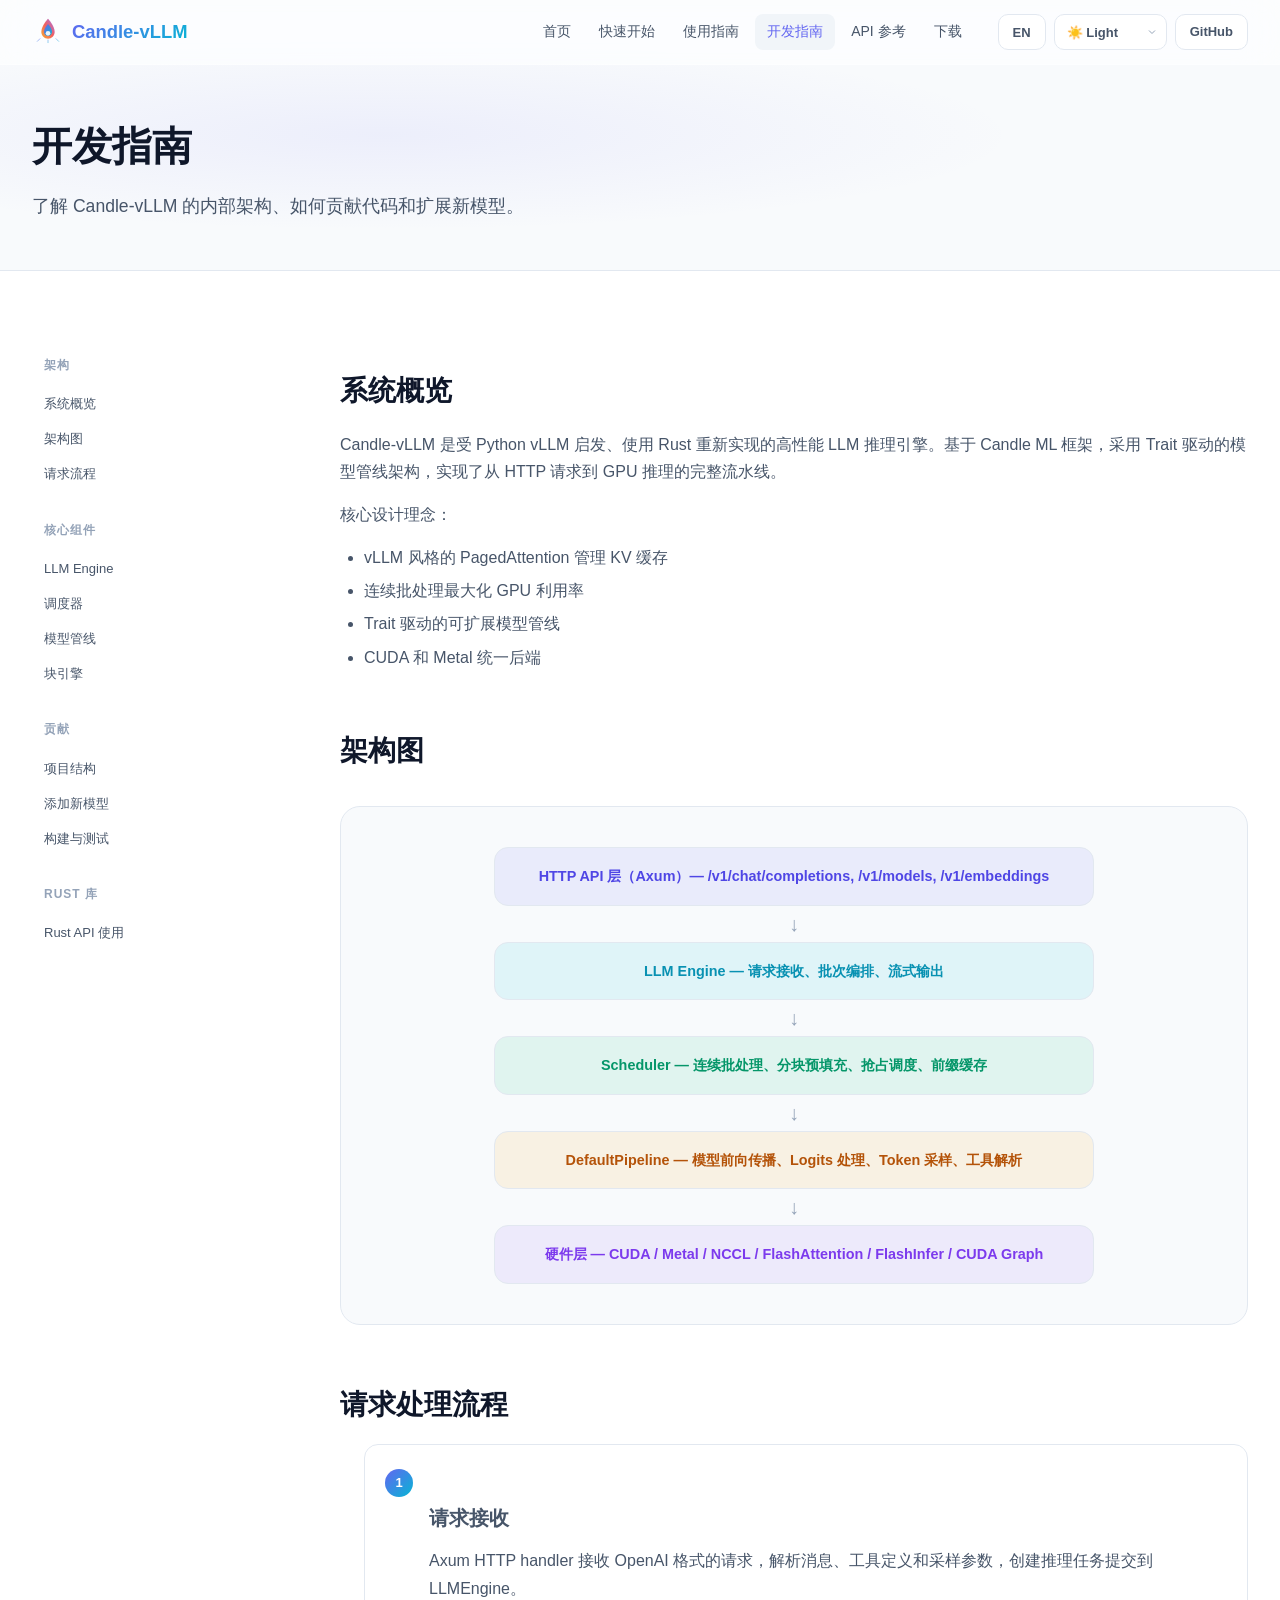
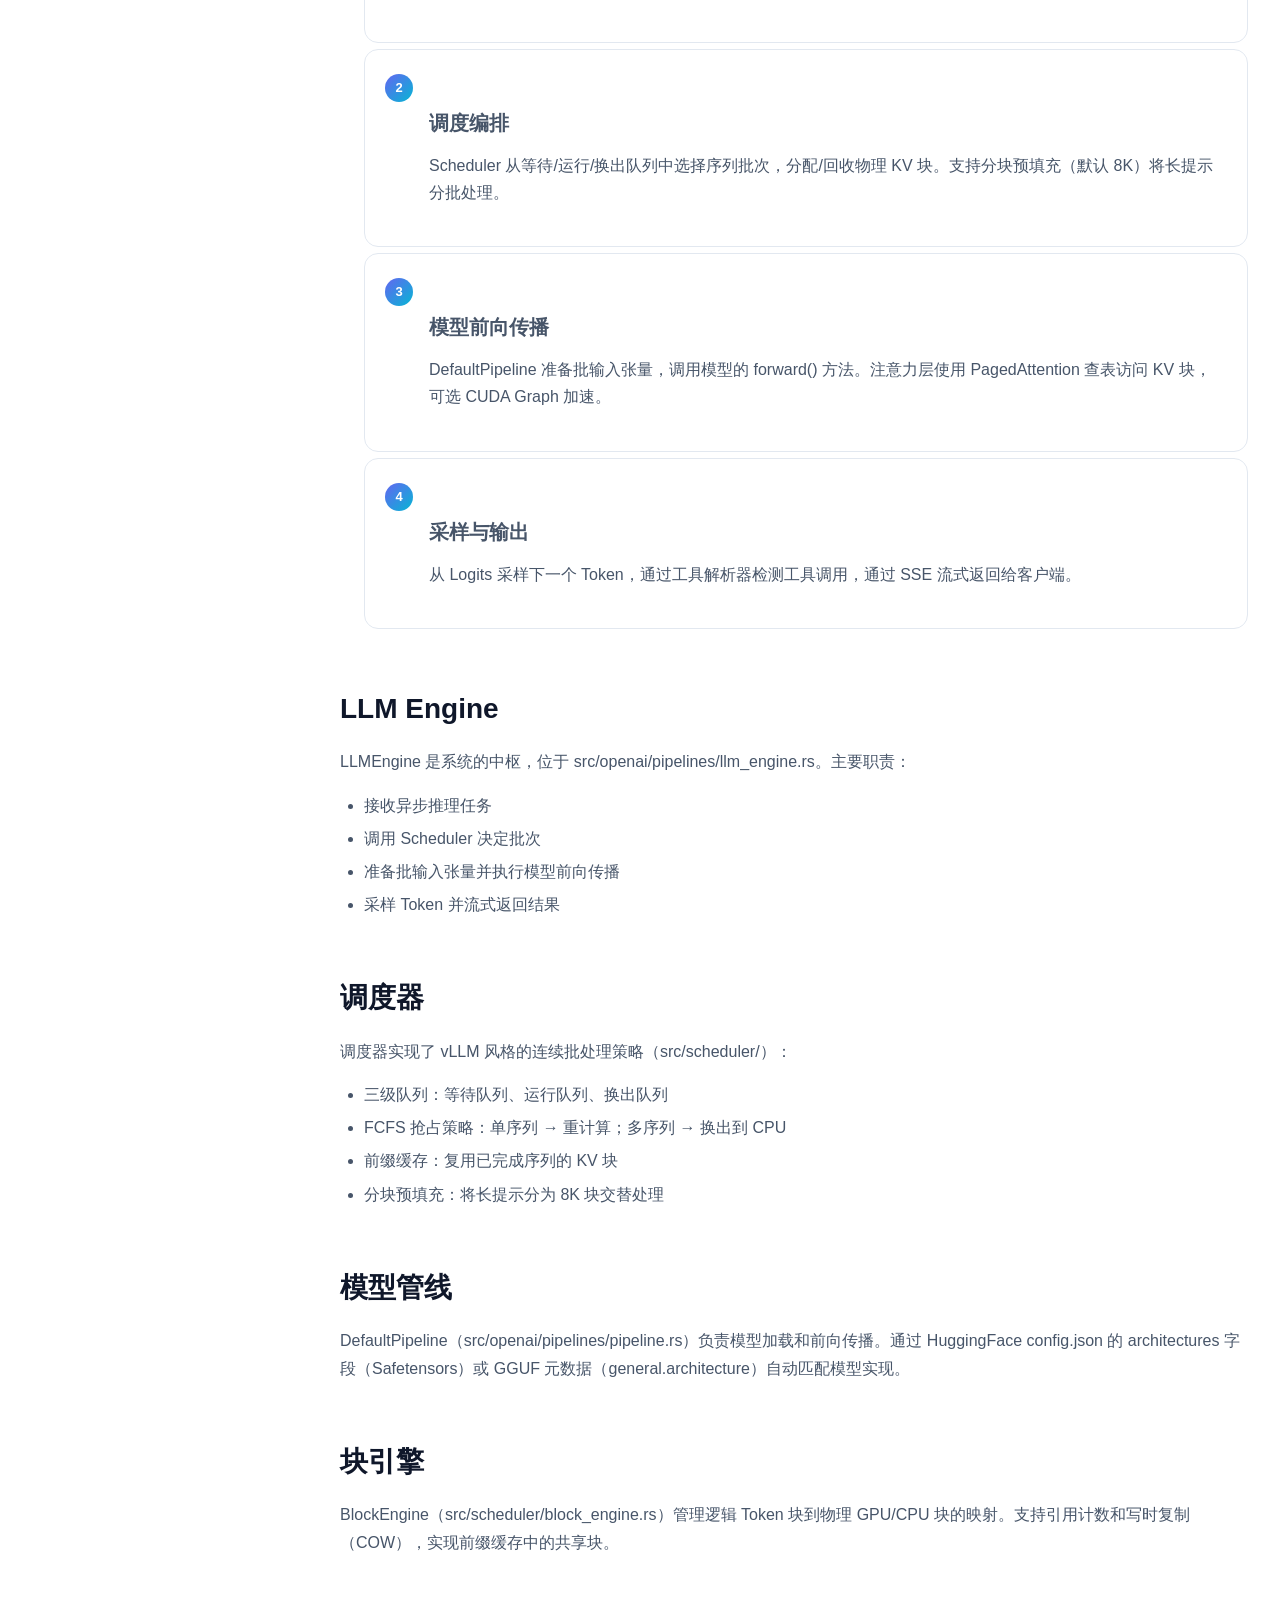
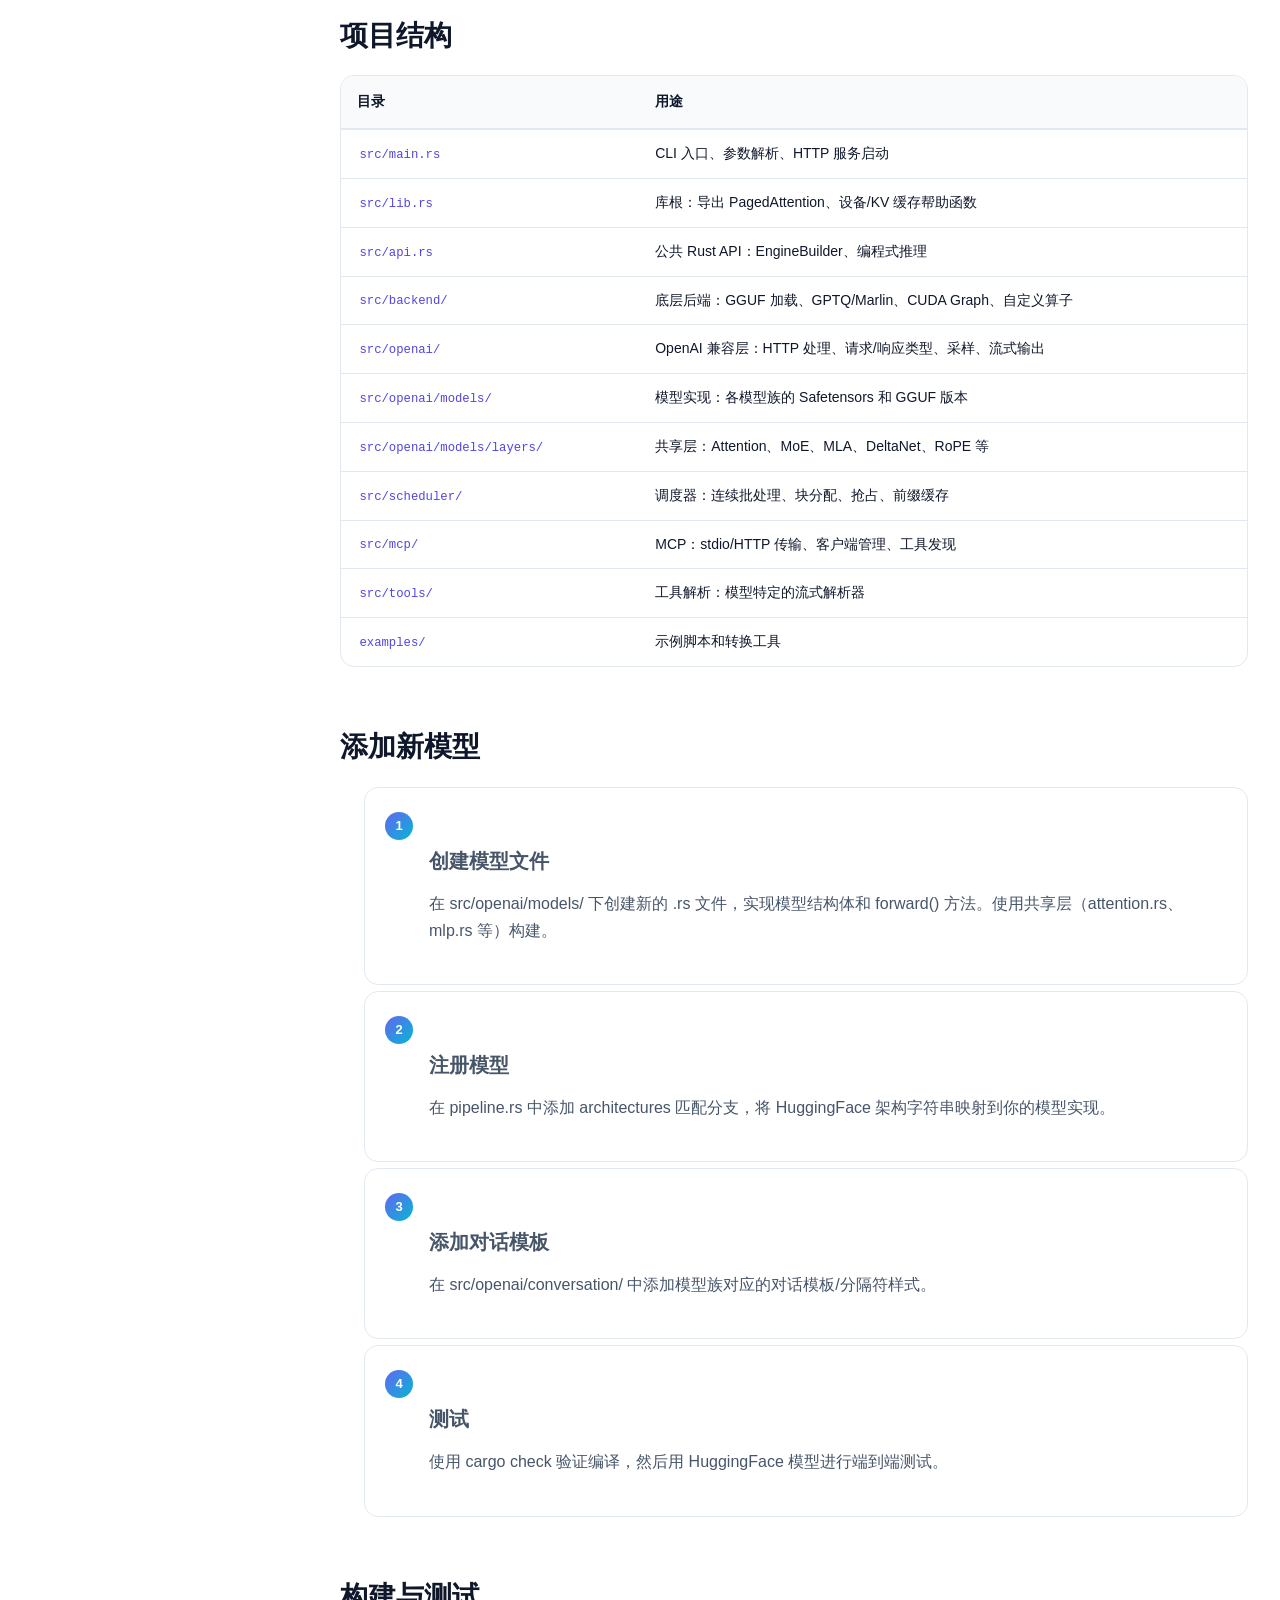
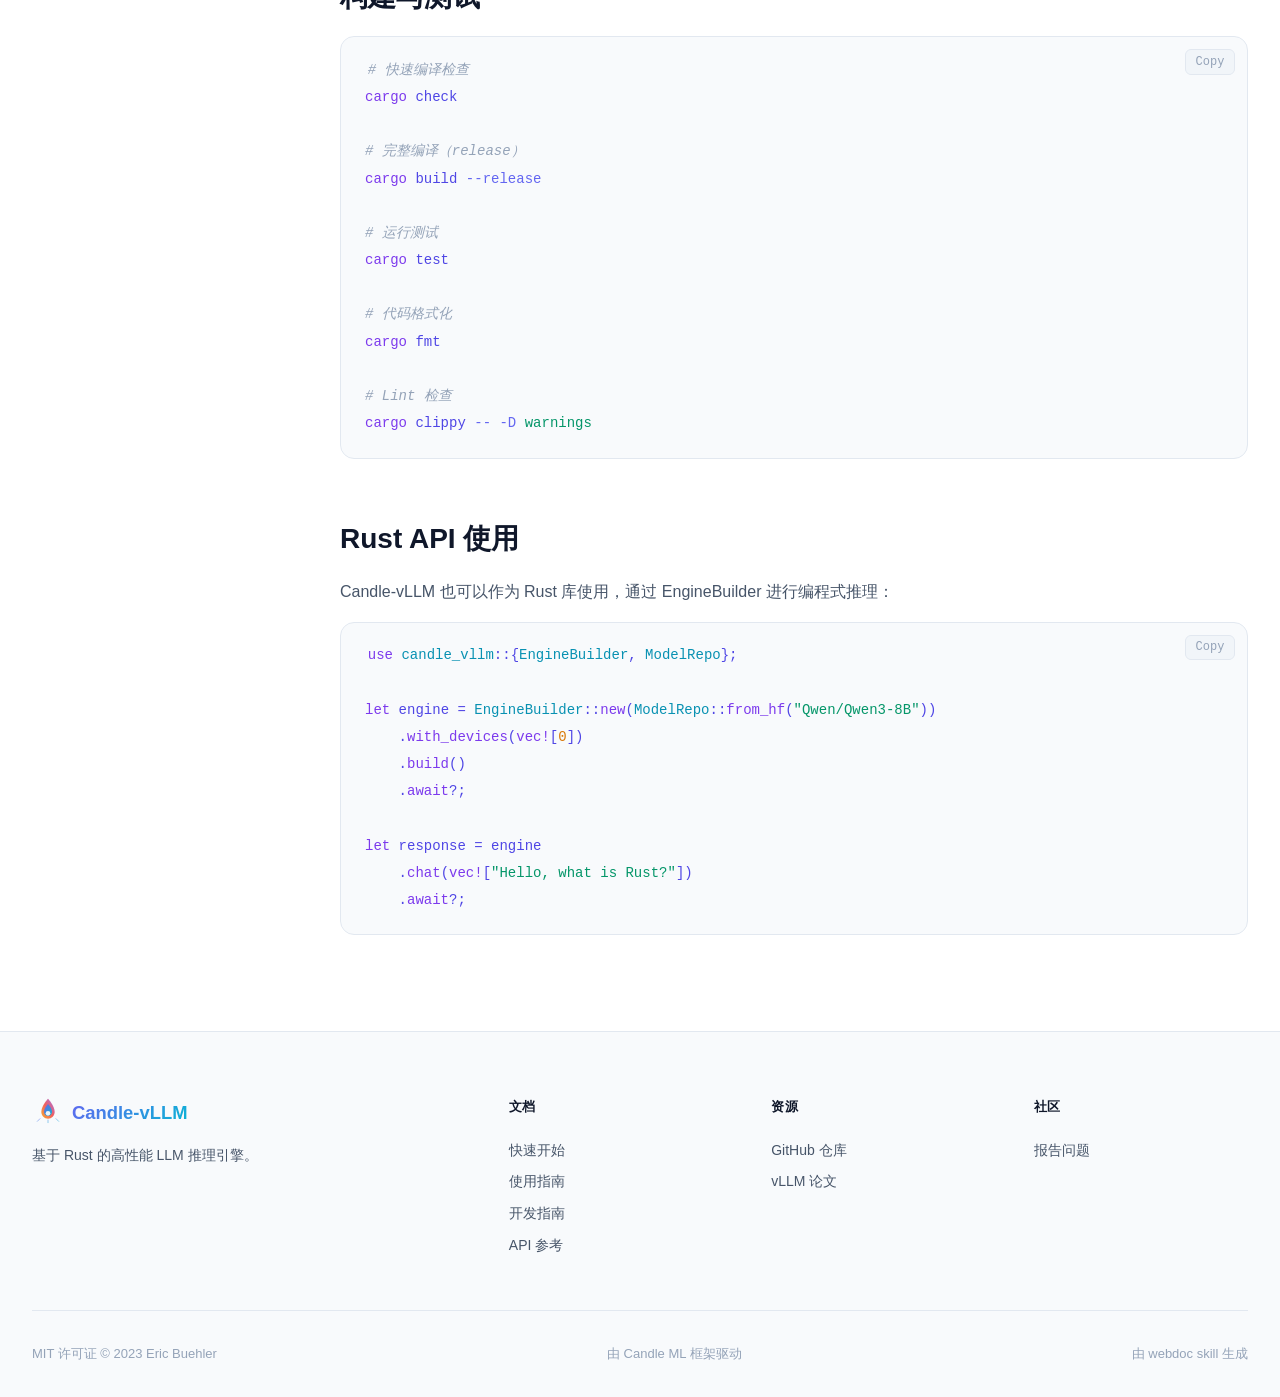
<file: paged/developer-guide.html>
<!DOCTYPE html>
<html lang="zh-CN">
<head>
  <meta charset="UTF-8">
  <meta name="viewport" content="width=device-width, initial-scale=1.0">
  <title>开发指南 — Candle-vLLM</title>
  <link rel="icon" href="assets/images/favicon.svg" type="image/svg+xml">
  <link rel="stylesheet" href="assets/css/main.css?v=2">
</head>
<body>

<header class="site-header">
  <div class="header-inner">
    <a href="index.html" class="logo"><img src="assets/images/logo.svg" alt="Candle-vLLM"><span>Candle-vLLM</span></a>
    <nav class="nav-links">
      <a href="index.html" data-zh="首页" data-en="Home">首页</a>
      <a href="getting-started.html" data-zh="快速开始" data-en="Getting Started">快速开始</a>
      <a href="user-guide.html" data-zh="使用指南" data-en="User Guide">使用指南</a>
      <a href="developer-guide.html" data-zh="开发指南" data-en="Developer Guide">开发指南</a>
      <a href="api-reference.html" data-zh="API 参考" data-en="API Reference">API 参考</a>
      <a href="downloads.html" data-zh="下载" data-en="Downloads">下载</a>
    </nav>
    <div class="nav-actions">
      <button class="lang-toggle" aria-label="Switch language">EN</button>
      <div class="theme-dropdown">
        <select class="theme-select" aria-label="Select theme"><option value="light">☀️ Light</option><option value="dark">🌙 Dark</option><option value="enflame">🔥 Enflame</option></select>
      </div>
      <a href="https://github.com/EricLBuehler/candle-vllm" class="btn btn-sm btn-page" target="_blank">GitHub</a>
      <button class="mobile-toggle" aria-label="Menu"><span></span><span></span><span></span></button>
    </div>
  </div>
</header>
<div class="scroll-progress"></div>

<div class="search-overlay"><div class="search-box"><div class="search-input-wrapper"><svg width="20" height="20" viewBox="0 0 24 24" fill="none" stroke="currentColor" stroke-width="2"><circle cx="11" cy="11" r="8"/><path d="m21 21-4.35-4.35"/></svg><input type="text" class="search-input" placeholder="Search documentation... (Ctrl+K)"></div><div class="search-results"><div class="search-hint">Type to search documentation...</div></div></div></div>

<div class="page-header">
  <div class="container">
    <h1 data-zh="开发指南" data-en="Developer Guide">开发指南</h1>
    <p data-zh="了解 Candle-vLLM 的内部架构、如何贡献代码和扩展新模型。" data-en="Learn the internals of Candle-vLLM, how to contribute, and how to extend new models.">了解 Candle-vLLM 的内部架构、如何贡献代码和扩展新模型。</p>
  </div>
</div>

<section class="section">
  <div class="container">
    <div class="doc-layout">
      <nav class="doc-sidebar">
        <div class="doc-sidebar-group">
          <h4 data-zh="架构" data-en="Architecture">架构</h4>
          <a href="#overview" data-zh="系统概览" data-en="System Overview">系统概览</a>
          <a href="#arch-diagram" data-zh="架构图" data-en="Architecture Diagram">架构图</a>
          <a href="#request-flow" data-zh="请求流程" data-en="Request Flow">请求流程</a>
        </div>
        <div class="doc-sidebar-group">
          <h4 data-zh="核心组件" data-en="Core Components">核心组件</h4>
          <a href="#llm-engine" data-zh="LLM Engine" data-en="LLM Engine">LLM Engine</a>
          <a href="#scheduler" data-zh="调度器" data-en="Scheduler">调度器</a>
          <a href="#pipeline" data-zh="模型管线" data-en="Model Pipeline">模型管线</a>
          <a href="#block-engine" data-zh="块引擎" data-en="Block Engine">块引擎</a>
        </div>
        <div class="doc-sidebar-group">
          <h4 data-zh="贡献" data-en="Contributing">贡献</h4>
          <a href="#project-layout" data-zh="项目结构" data-en="Project Layout">项目结构</a>
          <a href="#adding-model" data-zh="添加新模型" data-en="Adding a Model">添加新模型</a>
          <a href="#build-test" data-zh="构建与测试" data-en="Build & Test">构建与测试</a>
        </div>
        <div class="doc-sidebar-group">
          <h4 data-zh="Rust 库" data-en="Rust Crate">Rust 库</h4>
          <a href="#rust-api" data-zh="Rust API 使用" data-en="Rust API Usage">Rust API 使用</a>
        </div>
      </nav>

      <div class="doc-content">

        <h2 id="overview" data-zh="系统概览" data-en="System Overview">系统概览</h2>
        <p data-zh="Candle-vLLM 是受 Python vLLM 启发、使用 Rust 重新实现的高性能 LLM 推理引擎。基于 Candle ML 框架，采用 Trait 驱动的模型管线架构，实现了从 HTTP 请求到 GPU 推理的完整流水线。" data-en="Candle-vLLM is a high-performance LLM inference engine inspired by Python vLLM, reimplemented in Rust. Built on the Candle ML framework with a trait-driven pipeline architecture, it implements the complete flow from HTTP requests to GPU inference.">Candle-vLLM 是受 Python vLLM 启发、使用 Rust 重新实现的高性能 LLM 推理引擎。基于 Candle ML 框架，采用 Trait 驱动的模型管线架构，实现了从 HTTP 请求到 GPU 推理的完整流水线。</p>
        <p data-zh="核心设计理念：" data-en="Core design principles:">核心设计理念：</p>
        <ul>
          <li data-zh="vLLM 风格的 PagedAttention 管理 KV 缓存" data-en="vLLM-style PagedAttention for KV cache management">vLLM 风格的 PagedAttention 管理 KV 缓存</li>
          <li data-zh="连续批处理最大化 GPU 利用率" data-en="Continuous batching to maximize GPU utilization">连续批处理最大化 GPU 利用率</li>
          <li data-zh="Trait 驱动的可扩展模型管线" data-en="Trait-driven extensible model pipelines">Trait 驱动的可扩展模型管线</li>
          <li data-zh="CUDA 和 Metal 统一后端" data-en="Unified CUDA and Metal backends">CUDA 和 Metal 统一后端</li>
        </ul>

        <h2 id="arch-diagram" data-zh="架构图" data-en="Architecture Diagram">架构图</h2>
        <div class="diagram-container reveal">
          <div class="arch-diagram">
            <div class="arch-layer layer-api" data-zh="HTTP API 层（Axum）— /v1/chat/completions, /v1/models, /v1/embeddings" data-en="HTTP API Layer (Axum) — /v1/chat/completions, /v1/models, /v1/embeddings">HTTP API 层（Axum）— /v1/chat/completions, /v1/models, /v1/embeddings</div>
            <div class="arch-arrow">↓</div>
            <div class="arch-layer layer-engine" data-zh="LLM Engine — 请求接收、批次编排、流式输出" data-en="LLM Engine — Request intake, batch orchestration, streaming output">LLM Engine — 请求接收、批次编排、流式输出</div>
            <div class="arch-arrow">↓</div>
            <div class="arch-layer layer-scheduler" data-zh="Scheduler — 连续批处理、分块预填充、抢占调度、前缀缓存" data-en="Scheduler — Continuous batching, chunked prefill, preemption, prefix cache">Scheduler — 连续批处理、分块预填充、抢占调度、前缀缓存</div>
            <div class="arch-arrow">↓</div>
            <div class="arch-layer layer-backend" data-zh="DefaultPipeline — 模型前向传播、Logits 处理、Token 采样、工具解析" data-en="DefaultPipeline — Model forward, logits processing, token sampling, tool parsing">DefaultPipeline — 模型前向传播、Logits 处理、Token 采样、工具解析</div>
            <div class="arch-arrow">↓</div>
            <div class="arch-layer layer-hardware" data-zh="硬件层 — CUDA / Metal / NCCL / FlashAttention / FlashInfer / CUDA Graph" data-en="Hardware Layer — CUDA / Metal / NCCL / FlashAttention / FlashInfer / CUDA Graph">硬件层 — CUDA / Metal / NCCL / FlashAttention / FlashInfer / CUDA Graph</div>
          </div>
        </div>

        <h2 id="request-flow" data-zh="请求处理流程" data-en="Request Flow">请求处理流程</h2>
        <ol class="steps">
          <li class="step-item">
            <h3 data-zh="请求接收" data-en="Request Intake">请求接收</h3>
            <p data-zh="Axum HTTP handler 接收 OpenAI 格式的请求，解析消息、工具定义和采样参数，创建推理任务提交到 LLMEngine。" data-en="Axum HTTP handler receives OpenAI-format requests, parses messages, tool definitions, and sampling parameters, then submits an inference task to LLMEngine.">Axum HTTP handler 接收 OpenAI 格式的请求，解析消息、工具定义和采样参数，创建推理任务提交到 LLMEngine。</p>
          </li>
          <li class="step-item">
            <h3 data-zh="调度编排" data-en="Scheduling">调度编排</h3>
            <p data-zh="Scheduler 从等待/运行/换出队列中选择序列批次，分配/回收物理 KV 块。支持分块预填充（默认 8K）将长提示分批处理。" data-en="Scheduler selects sequence batches from waiting/running/swapped-out queues and allocates/reclaims physical KV blocks. Chunked prefill (default 8K) splits long prompts across steps.">Scheduler 从等待/运行/换出队列中选择序列批次，分配/回收物理 KV 块。支持分块预填充（默认 8K）将长提示分批处理。</p>
          </li>
          <li class="step-item">
            <h3 data-zh="模型前向传播" data-en="Model Forward">模型前向传播</h3>
            <p data-zh="DefaultPipeline 准备批输入张量，调用模型的 forward() 方法。注意力层使用 PagedAttention 查表访问 KV 块，可选 CUDA Graph 加速。" data-en="DefaultPipeline prepares batched input tensors and calls the model's forward(). Attention layers use PagedAttention block-table lookups, optionally accelerated by CUDA Graphs.">DefaultPipeline 准备批输入张量，调用模型的 forward() 方法。注意力层使用 PagedAttention 查表访问 KV 块，可选 CUDA Graph 加速。</p>
          </li>
          <li class="step-item">
            <h3 data-zh="采样与输出" data-en="Sampling & Output">采样与输出</h3>
            <p data-zh="从 Logits 采样下一个 Token，通过工具解析器检测工具调用，通过 SSE 流式返回给客户端。" data-en="Samples next token from logits, detects tool calls via parser, and streams results back to the client via SSE.">从 Logits 采样下一个 Token，通过工具解析器检测工具调用，通过 SSE 流式返回给客户端。</p>
          </li>
        </ol>

        <h2 id="llm-engine" data-zh="LLM Engine" data-en="LLM Engine">LLM Engine</h2>
        <p data-zh="LLMEngine 是系统的中枢，位于 src/openai/pipelines/llm_engine.rs。主要职责：" data-en="LLMEngine is the system's core loop, located in src/openai/pipelines/llm_engine.rs. Main responsibilities:">LLMEngine 是系统的中枢，位于 <code>src/openai/pipelines/llm_engine.rs</code>。主要职责：</p>
        <ul>
          <li data-zh="接收异步推理任务" data-en="Accept async inference tasks">接收异步推理任务</li>
          <li data-zh="调用 Scheduler 决定批次" data-en="Call Scheduler to decide batch composition">调用 Scheduler 决定批次</li>
          <li data-zh="准备批输入张量并执行模型前向传播" data-en="Prepare batched tensors and run model forward">准备批输入张量并执行模型前向传播</li>
          <li data-zh="采样 Token 并流式返回结果" data-en="Sample tokens and stream results">采样 Token 并流式返回结果</li>
        </ul>

        <h2 id="scheduler" data-zh="调度器" data-en="Scheduler">调度器</h2>
        <p data-zh="调度器实现了 vLLM 风格的连续批处理策略（src/scheduler/）：" data-en="The scheduler implements vLLM-style continuous batching (src/scheduler/):">调度器实现了 vLLM 风格的连续批处理策略（<code>src/scheduler/</code>）：</p>
        <ul>
          <li data-zh="三级队列：等待队列、运行队列、换出队列" data-en="Three-level queues: waiting, running, swapped-out">三级队列：等待队列、运行队列、换出队列</li>
          <li data-zh="FCFS 抢占策略：单序列 → 重计算；多序列 → 换出到 CPU" data-en="FCFS preemption: single-sequence → recompute; multi-sequence → swap to CPU">FCFS 抢占策略：单序列 → 重计算；多序列 → 换出到 CPU</li>
          <li data-zh="前缀缓存：复用已完成序列的 KV 块" data-en="Prefix cache: reuse KV blocks from completed sequences">前缀缓存：复用已完成序列的 KV 块</li>
          <li data-zh="分块预填充：将长提示分为 8K 块交替处理" data-en="Chunked prefill: process long prompts in 8K chunks interleaved with decodes">分块预填充：将长提示分为 8K 块交替处理</li>
        </ul>

        <h2 id="pipeline" data-zh="模型管线" data-en="Model Pipeline">模型管线</h2>
        <p data-zh="DefaultPipeline（src/openai/pipelines/pipeline.rs）负责模型加载和前向传播。通过 HuggingFace config.json 的 architectures 字段（Safetensors）或 GGUF 元数据（general.architecture）自动匹配模型实现。" data-en="DefaultPipeline (src/openai/pipelines/pipeline.rs) handles model loading and forward pass. It auto-matches model implementations via HuggingFace config.json architectures field (Safetensors) or GGUF metadata (general.architecture).">DefaultPipeline（<code>src/openai/pipelines/pipeline.rs</code>）负责模型加载和前向传播。通过 HuggingFace <code>config.json</code> 的 <code>architectures</code> 字段（Safetensors）或 GGUF 元数据（<code>general.architecture</code>）自动匹配模型实现。</p>

        <h2 id="block-engine" data-zh="块引擎" data-en="Block Engine">块引擎</h2>
        <p data-zh="BlockEngine（src/scheduler/block_engine.rs）管理逻辑 Token 块到物理 GPU/CPU 块的映射。支持引用计数和写时复制（COW），实现前缀缓存中的共享块。" data-en="BlockEngine (src/scheduler/block_engine.rs) manages logical token block to physical GPU/CPU block mapping. Supports reference counting and copy-on-write (COW) for shared blocks in prefix caching.">BlockEngine（<code>src/scheduler/block_engine.rs</code>）管理逻辑 Token 块到物理 GPU/CPU 块的映射。支持引用计数和写时复制（COW），实现前缀缓存中的共享块。</p>

        <h2 id="project-layout" data-zh="项目结构" data-en="Project Layout">项目结构</h2>
        <div class="table-wrapper">
          <table>
            <thead><tr><th data-zh="目录" data-en="Directory">目录</th><th data-zh="用途" data-en="Purpose">用途</th></tr></thead>
            <tbody>
              <tr><td><code>src/main.rs</code></td><td data-zh="CLI 入口、参数解析、HTTP 服务启动" data-en="CLI entry, arg parsing, HTTP server startup">CLI 入口、参数解析、HTTP 服务启动</td></tr>
              <tr><td><code>src/lib.rs</code></td><td data-zh="库根：导出 PagedAttention、设备/KV 缓存帮助函数" data-en="Library root: exports PagedAttention, device/KV helpers">库根：导出 PagedAttention、设备/KV 缓存帮助函数</td></tr>
              <tr><td><code>src/api.rs</code></td><td data-zh="公共 Rust API：EngineBuilder、编程式推理" data-en="Public Rust API: EngineBuilder, programmatic inference">公共 Rust API：EngineBuilder、编程式推理</td></tr>
              <tr><td><code>src/backend/</code></td><td data-zh="底层后端：GGUF 加载、GPTQ/Marlin、CUDA Graph、自定义算子" data-en="Low-level backends: GGUF, GPTQ/Marlin, CUDA Graph, custom ops">底层后端：GGUF 加载、GPTQ/Marlin、CUDA Graph、自定义算子</td></tr>
              <tr><td><code>src/openai/</code></td><td data-zh="OpenAI 兼容层：HTTP 处理、请求/响应类型、采样、流式输出" data-en="OpenAI serving layer: HTTP handlers, types, sampling, streaming">OpenAI 兼容层：HTTP 处理、请求/响应类型、采样、流式输出</td></tr>
              <tr><td><code>src/openai/models/</code></td><td data-zh="模型实现：各模型族的 Safetensors 和 GGUF 版本" data-en="Model implementations: Safetensors and GGUF per family">模型实现：各模型族的 Safetensors 和 GGUF 版本</td></tr>
              <tr><td><code>src/openai/models/layers/</code></td><td data-zh="共享层：Attention、MoE、MLA、DeltaNet、RoPE 等" data-en="Shared layers: Attention, MoE, MLA, DeltaNet, RoPE, etc.">共享层：Attention、MoE、MLA、DeltaNet、RoPE 等</td></tr>
              <tr><td><code>src/scheduler/</code></td><td data-zh="调度器：连续批处理、块分配、抢占、前缀缓存" data-en="Scheduler: batching, block allocation, preemption, prefix cache">调度器：连续批处理、块分配、抢占、前缀缓存</td></tr>
              <tr><td><code>src/mcp/</code></td><td data-zh="MCP：stdio/HTTP 传输、客户端管理、工具发现" data-en="MCP: stdio/HTTP transport, client management, tool discovery">MCP：stdio/HTTP 传输、客户端管理、工具发现</td></tr>
              <tr><td><code>src/tools/</code></td><td data-zh="工具解析：模型特定的流式解析器" data-en="Tool parsing: model-specific stream parsers">工具解析：模型特定的流式解析器</td></tr>
              <tr><td><code>examples/</code></td><td data-zh="示例脚本和转换工具" data-en="Example scripts and conversion utilities">示例脚本和转换工具</td></tr>
            </tbody>
          </table>
        </div>

        <h2 id="adding-model" data-zh="添加新模型" data-en="Adding a New Model">添加新模型</h2>
        <ol class="steps">
          <li class="step-item">
            <h3 data-zh="创建模型文件" data-en="Create Model File">创建模型文件</h3>
            <p data-zh="在 src/openai/models/ 下创建新的 .rs 文件，实现模型结构体和 forward() 方法。使用共享层（attention.rs、mlp.rs 等）构建。" data-en="Create a new .rs file under src/openai/models/. Implement the model struct and forward() method using shared layers (attention.rs, mlp.rs, etc.).">在 <code>src/openai/models/</code> 下创建新的 .rs 文件，实现模型结构体和 <code>forward()</code> 方法。使用共享层（<code>attention.rs</code>、<code>mlp.rs</code> 等）构建。</p>
          </li>
          <li class="step-item">
            <h3 data-zh="注册模型" data-en="Register the Model">注册模型</h3>
            <p data-zh="在 pipeline.rs 中添加 architectures 匹配分支，将 HuggingFace 架构字符串映射到你的模型实现。" data-en="Add an architectures match branch in pipeline.rs to map the HuggingFace architecture string to your model implementation.">在 <code>pipeline.rs</code> 中添加 <code>architectures</code> 匹配分支，将 HuggingFace 架构字符串映射到你的模型实现。</p>
          </li>
          <li class="step-item">
            <h3 data-zh="添加对话模板" data-en="Add Chat Template">添加对话模板</h3>
            <p data-zh="在 src/openai/conversation/ 中添加模型族对应的对话模板/分隔符样式。" data-en="Add the model family's chat template/separator style in src/openai/conversation/.">在 <code>src/openai/conversation/</code> 中添加模型族对应的对话模板/分隔符样式。</p>
          </li>
          <li class="step-item">
            <h3 data-zh="测试" data-en="Test">测试</h3>
            <p data-zh="使用 cargo check 验证编译，然后用 HuggingFace 模型进行端到端测试。" data-en="Verify compilation with cargo check, then perform end-to-end testing with a HuggingFace model.">使用 <code>cargo check</code> 验证编译，然后用 HuggingFace 模型进行端到端测试。</p>
          </li>
        </ol>

        <h2 id="build-test" data-zh="构建与测试" data-en="Build & Test">构建与测试</h2>
        <pre><code><span class="token-comment"># 快速编译检查</span>
<span class="token-keyword">cargo</span> check

<span class="token-comment"># 完整编译（release）</span>
<span class="token-keyword">cargo</span> build <span class="token-flag">--release</span>

<span class="token-comment"># 运行测试</span>
<span class="token-keyword">cargo</span> test

<span class="token-comment"># 代码格式化</span>
<span class="token-keyword">cargo</span> fmt

<span class="token-comment"># Lint 检查</span>
<span class="token-keyword">cargo</span> clippy <span class="token-flag">--</span> <span class="token-flag">-D</span> <span class="token-value">warnings</span></code><button class="copy-btn" data-copy-text="cargo check
cargo build --release
cargo test
cargo fmt
cargo clippy -- -D warnings">Copy</button></pre>

        <h2 id="rust-api" data-zh="Rust API 使用" data-en="Rust API Usage">Rust API 使用</h2>
        <p data-zh="Candle-vLLM 也可以作为 Rust 库使用，通过 EngineBuilder 进行编程式推理：" data-en="Candle-vLLM can also be used as a Rust library for programmatic inference via EngineBuilder:">Candle-vLLM 也可以作为 Rust 库使用，通过 <code>EngineBuilder</code> 进行编程式推理：</p>
        <pre><code><span class="token-keyword">use</span> <span class="token-type">candle_vllm</span>::{<span class="token-type">EngineBuilder</span>, <span class="token-type">ModelRepo</span>};

<span class="token-keyword">let</span> engine = <span class="token-type">EngineBuilder</span>::<span class="token-keyword">new</span>(<span class="token-type">ModelRepo</span>::<span class="token-keyword">from_hf</span>(<span class="token-string">"Qwen/Qwen3-8B"</span>))
    .<span class="token-keyword">with_devices</span>(<span class="token-keyword">vec!</span>[<span class="token-number">0</span>])
    .<span class="token-keyword">build</span>()
    .<span class="token-keyword">await</span>?;

<span class="token-keyword">let</span> response = engine
    .<span class="token-keyword">chat</span>(<span class="token-keyword">vec!</span>[<span class="token-string">"Hello, what is Rust?"</span>])
    .<span class="token-keyword">await</span>?;</code><button class="copy-btn" data-copy-text='use candle_vllm::{EngineBuilder, ModelRepo};

let engine = EngineBuilder::new(ModelRepo::from_hf("Qwen/Qwen3-8B"))
    .with_devices(vec![0])
    .build()
    .await?;

let response = engine
    .chat(vec!["Hello, what is Rust?"])
    .await?;'>Copy</button></pre>

      </div>
    </div>
  </div>
</section>

<footer class="site-footer">
  <div class="container">
    <div class="footer-grid">
      <div class="footer-brand">
        <a href="index.html" class="logo"><img src="assets/images/logo.svg" alt="Candle-vLLM"><span>Candle-vLLM</span></a>
        <p data-zh="基于 Rust 的高性能 LLM 推理引擎。" data-en="High-performance LLM inference engine in Rust.">基于 Rust 的高性能 LLM 推理引擎。</p>
      </div>
      <div class="footer-col"><h4 data-zh="文档" data-en="Docs">文档</h4><a href="getting-started.html" data-zh="快速开始" data-en="Getting Started">快速开始</a><a href="user-guide.html" data-zh="使用指南" data-en="User Guide">使用指南</a><a href="developer-guide.html" data-zh="开发指南" data-en="Developer Guide">开发指南</a><a href="api-reference.html" data-zh="API 参考" data-en="API Reference">API 参考</a></div>
      <div class="footer-col"><h4 data-zh="资源" data-en="Resources">资源</h4><a href="https://github.com/EricLBuehler/candle-vllm" target="_blank" data-zh="GitHub 仓库" data-en="GitHub Repo">GitHub 仓库</a><a href="https://arxiv.org/abs/2309.06180" target="_blank" data-zh="vLLM 论文" data-en="vLLM Paper">vLLM 论文</a></div>
      <div class="footer-col"><h4 data-zh="社区" data-en="Community">社区</h4><a href="https://github.com/EricLBuehler/candle-vllm/issues" target="_blank" data-zh="报告问题" data-en="Report Issue">报告问题</a></div>
    </div>
    <div class="footer-bottom">
      <span data-zh="MIT 许可证 © 2023 Eric Buehler" data-en="MIT License © 2023 Eric Buehler">MIT 许可证 © 2023 Eric Buehler</span>
      <span data-zh="由 Candle ML 框架驱动" data-en="Powered by Candle ML Framework">由 Candle ML 框架驱动</span>
      <span class="webdoc-credit"><span data-zh="由" data-en="Generated by">Generated by</span> <a href="https://github.com/guoqingbao/webdoc/" target="_blank" rel="noopener">webdoc skill</a><span data-zh=" 生成" data-en=""></span></span>
    </div>
  </div>
</footer>
<script src="assets/js/main.js?v=2"></script>
</body>
</html>
</file>
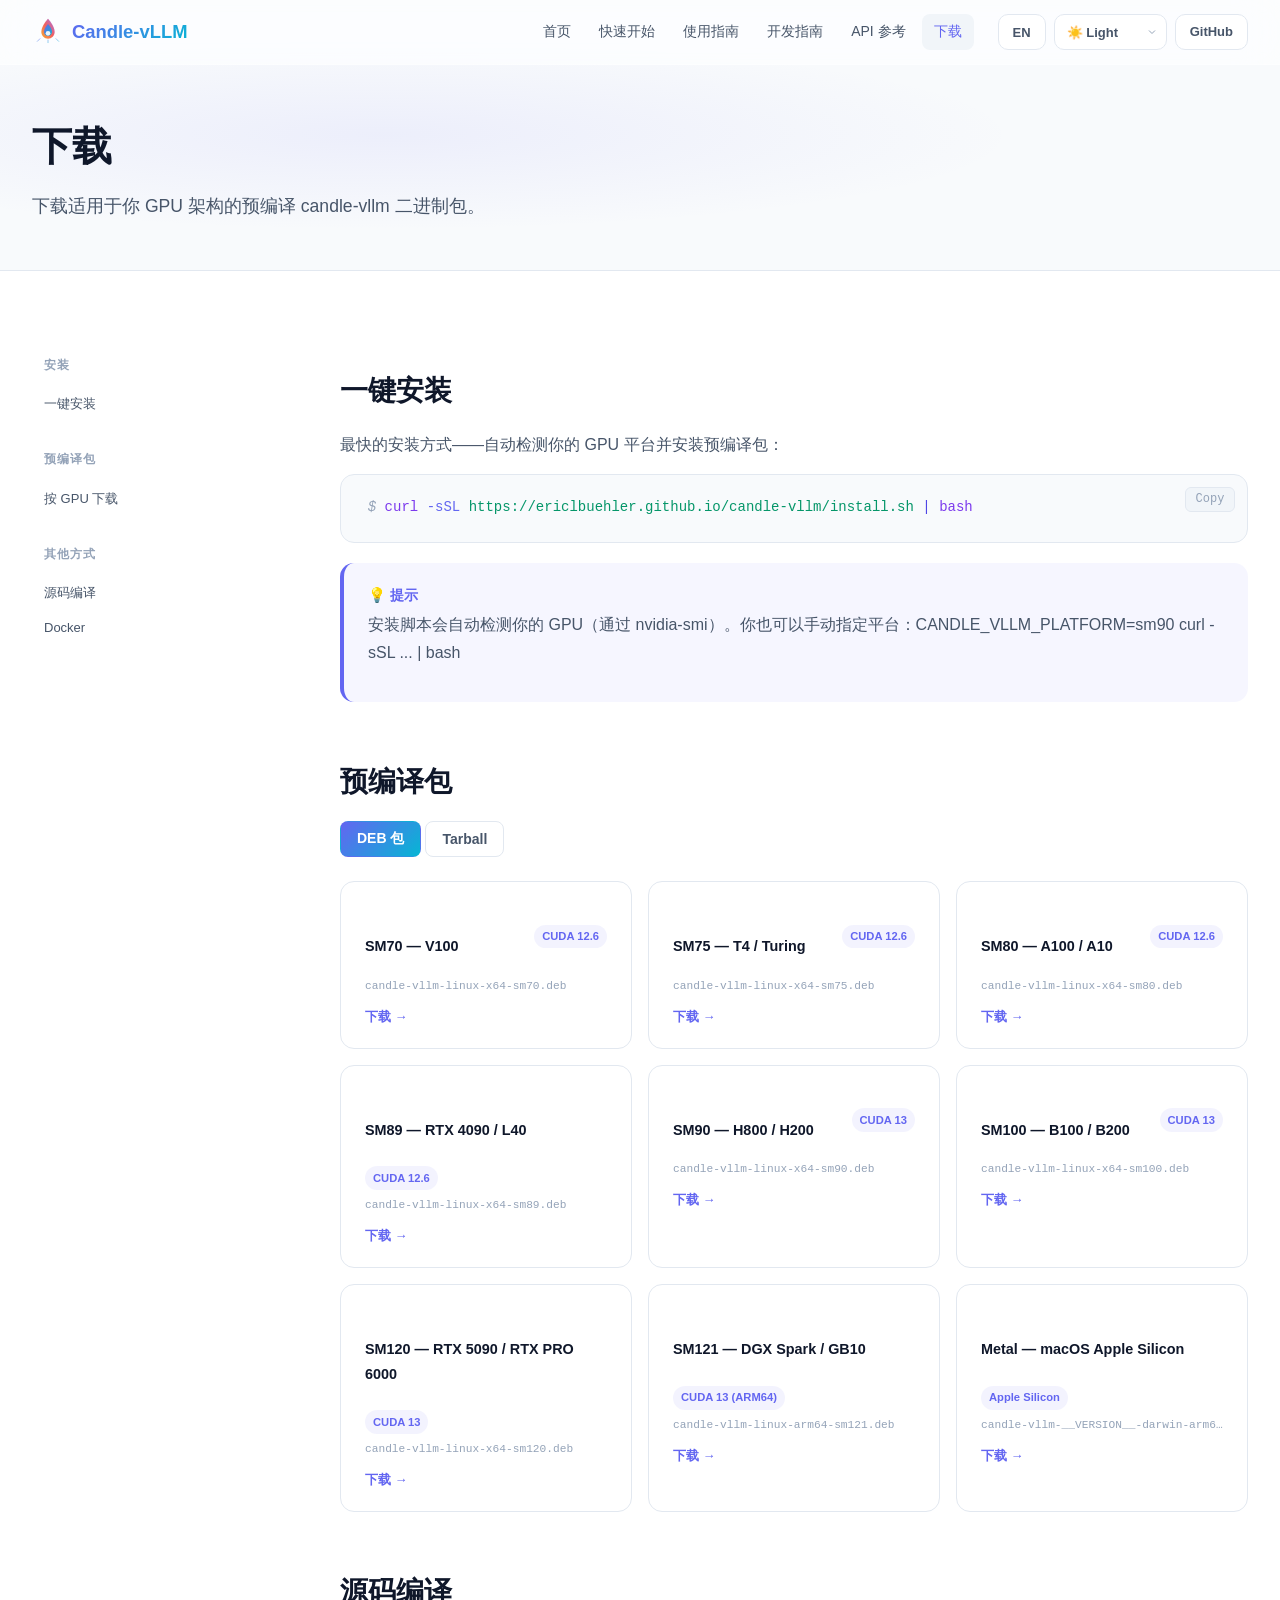
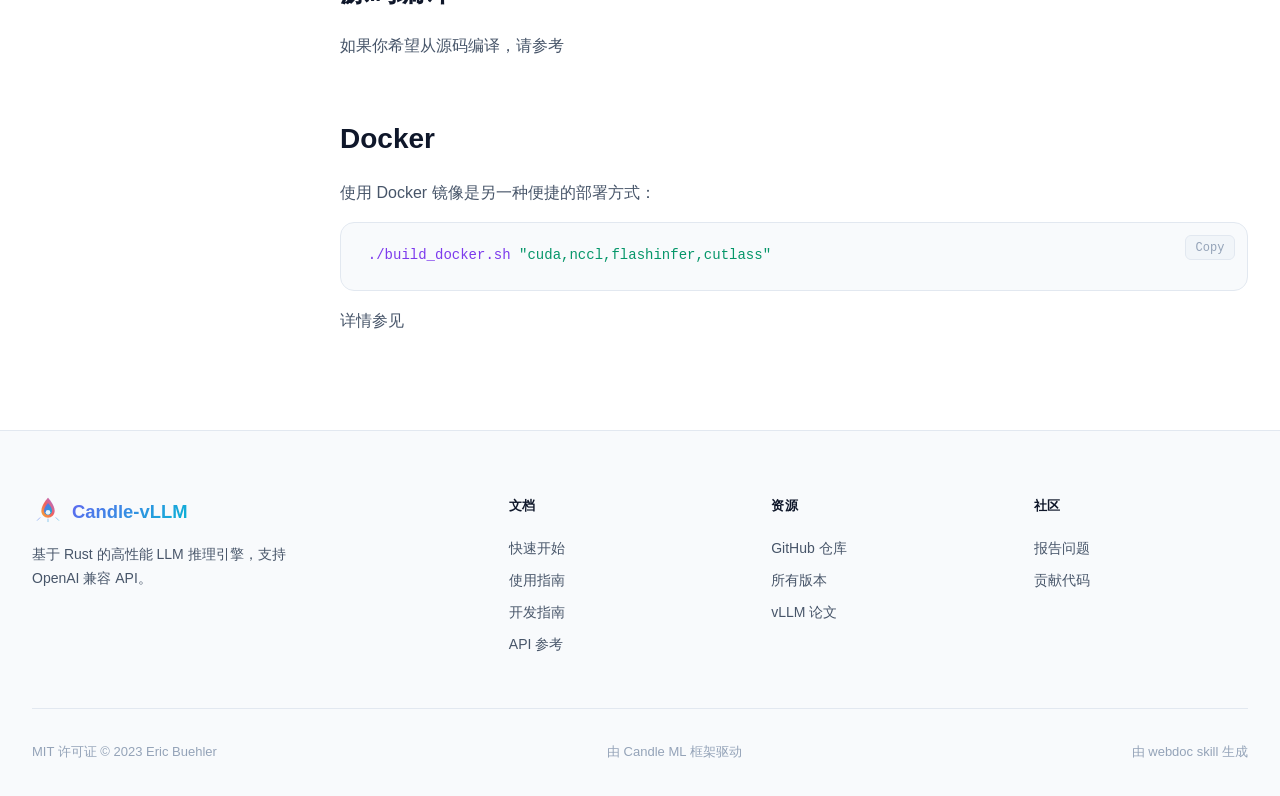
<file: paged/downloads.html>
<!DOCTYPE html>
<html lang="zh-CN">
<head>
  <meta charset="UTF-8">
  <meta name="viewport" content="width=device-width, initial-scale=1.0">
  <title>下载 — Candle-vLLM</title>
  <meta name="description" content="Download pre-built candle-vllm packages by GPU architecture. DEB packages and tarballs for CUDA and Metal.">
  <link rel="icon" href="assets/images/favicon.svg" type="image/svg+xml">
  <link rel="stylesheet" href="assets/css/main.css?v=2">
</head>
<body>

<header class="site-header">
  <div class="header-inner">
    <a href="index.html" class="logo">
      <img src="assets/images/logo.svg" alt="Candle-vLLM">
      <span>Candle-vLLM</span>
    </a>
    <nav class="nav-links">
      <a href="index.html" data-zh="首页" data-en="Home">首页</a>
      <a href="getting-started.html" data-zh="快速开始" data-en="Getting Started">快速开始</a>
      <a href="user-guide.html" data-zh="使用指南" data-en="User Guide">使用指南</a>
      <a href="developer-guide.html" data-zh="开发指南" data-en="Developer Guide">开发指南</a>
      <a href="api-reference.html" data-zh="API 参考" data-en="API Reference">API 参考</a>
      <a href="downloads.html" data-zh="下载" data-en="Downloads">下载</a>
    </nav>
    <div class="nav-actions">
      <button class="lang-toggle" aria-label="Switch language">EN</button>
      <div class="theme-dropdown">
        <select class="theme-select" aria-label="Select theme">
          <option value="light">☀️ Light</option>
          <option value="dark">🌙 Dark</option>
          <option value="enflame">🔥 Enflame</option>
        </select>
      </div>
      <a href="https://github.com/EricLBuehler/candle-vllm" class="btn btn-sm btn-page" target="_blank">GitHub</a>
      <button class="mobile-toggle" aria-label="Menu"><span></span><span></span><span></span></button>
    </div>
  </div>
</header>
<div class="scroll-progress"></div>

<div class="search-overlay">
  <div class="search-box">
    <div class="search-input-wrapper">
      <svg width="20" height="20" viewBox="0 0 24 24" fill="none" stroke="currentColor" stroke-width="2"><circle cx="11" cy="11" r="8"/><path d="m21 21-4.35-4.35"/></svg>
      <input type="text" class="search-input" placeholder="Search documentation... (Ctrl+K)">
    </div>
    <div class="search-results"><div class="search-hint">Type to search documentation...</div></div>
  </div>
</div>

<div class="page-header">
  <div class="container">
    <h1 data-zh="下载" data-en="Downloads">下载</h1>
    <p data-zh="下载适用于你 GPU 架构的预编译 candle-vllm 二进制包。" data-en="Download pre-built candle-vllm packages for your GPU architecture.">下载适用于你 GPU 架构的预编译 candle-vllm 二进制包。</p>
  </div>
</div>

<section class="section">
  <div class="container">
    <div class="doc-layout">
      <nav class="doc-sidebar">
        <div class="doc-sidebar-group">
          <h4 data-zh="安装" data-en="Install">安装</h4>
          <a href="#one-line-install" data-zh="一键安装" data-en="One-Line Install">一键安装</a>
        </div>
        <div class="doc-sidebar-group">
          <h4 data-zh="预编译包" data-en="Packages">预编译包</h4>
          <a href="#packages" data-zh="按 GPU 下载" data-en="Download by GPU">按 GPU 下载</a>
        </div>
        <div class="doc-sidebar-group">
          <h4 data-zh="其他方式" data-en="Other Methods">其他方式</h4>
          <a href="#source" data-zh="源码编译" data-en="Build from Source">源码编译</a>
          <a href="#docker" data-zh="Docker" data-en="Docker">Docker</a>
        </div>
      </nav>

      <div class="doc-content">

        <h2 id="one-line-install" data-zh="一键安装" data-en="One-Line Install">一键安装</h2>
        <p data-zh="最快的安装方式——自动检测你的 GPU 平台并安装预编译包：" data-en="The fastest way to install — auto-detects your GPU platform and installs a pre-built package:">最快的安装方式——自动检测你的 GPU 平台并安装预编译包：</p>
        <pre><code><span class="token-comment">$</span> <span class="token-keyword">curl</span> <span class="token-flag">-sSL</span> <span class="token-string">https://ericlbuehler.github.io/candle-vllm/install.sh</span> | <span class="token-keyword">bash</span></code><button class="copy-btn" data-copy-text="curl -sSL https://ericlbuehler.github.io/candle-vllm/install.sh | bash">Copy</button></pre>
        <div class="callout-info">
          <div class="callout-title" data-zh="💡 提示" data-en="💡 Tip">💡 提示</div>
          <p data-zh="安装脚本会自动检测你的 GPU（通过 nvidia-smi）。你也可以手动指定平台：CANDLE_VLLM_PLATFORM=sm90 curl -sSL ... | bash" data-en="The install script auto-detects your GPU (via nvidia-smi). You can also set the platform manually: CANDLE_VLLM_PLATFORM=sm90 curl -sSL ... | bash">安装脚本会自动检测你的 GPU（通过 nvidia-smi）。你也可以手动指定平台：<code>CANDLE_VLLM_PLATFORM=sm90 curl -sSL ... | bash</code></p>
        </div>

        <h2 id="packages" data-zh="预编译包" data-en="Pre-built Packages">预编译包</h2>

        <div class="tabs" id="dl-tabs">
          <button class="tab-btn active" data-tab="tab-dl-deb" onclick="renderDownloadCards('deb',this)" data-zh="DEB 包" data-en="DEB Package">DEB 包</button>
          <button class="tab-btn" data-tab="tab-dl-tar" onclick="renderDownloadCards('tar',this)" data-zh="Tarball" data-en="Tarball">Tarball</button>
        </div>
        <div class="download-grid" id="download-cards"></div>

        <h2 id="source" data-zh="源码编译" data-en="Build from Source">源码编译</h2>
        <p data-zh="如果你希望从源码编译，请参考" data-en="To build from source, see the"><a href="getting-started.html#build-source" data-zh="快速开始指南" data-en="Getting Started guide">快速开始指南</a>。</p>

        <h2 id="docker" data-zh="Docker" data-en="Docker">Docker</h2>
        <p data-zh="使用 Docker 镜像是另一种便捷的部署方式：" data-en="Using Docker images is another convenient deployment method:">使用 Docker 镜像是另一种便捷的部署方式：</p>
        <pre><code><span class="token-keyword">./build_docker.sh</span> <span class="token-string">"cuda,nccl,flashinfer,cutlass"</span></code><button class="copy-btn" data-copy-text='./build_docker.sh "cuda,nccl,flashinfer,cutlass"'>Copy</button></pre>
        <p data-zh="详情参见" data-en="See"><a href="getting-started.html#docker" data-zh="Docker 部署文档" data-en="Docker documentation">Docker 部署文档</a>。</p>

      </div>
    </div>
  </div>
</section>

<footer class="site-footer">
  <div class="container">
    <div class="footer-grid">
      <div class="footer-brand">
        <a href="index.html" class="logo"><img src="assets/images/logo.svg" alt="Candle-vLLM"><span>Candle-vLLM</span></a>
        <p data-zh="基于 Rust 的高性能 LLM 推理引擎，支持 OpenAI 兼容 API。" data-en="High-performance LLM inference engine built in Rust with OpenAI-compatible API.">基于 Rust 的高性能 LLM 推理引擎，支持 OpenAI 兼容 API。</p>
      </div>
      <div class="footer-col">
        <h4 data-zh="文档" data-en="Docs">文档</h4>
        <a href="getting-started.html" data-zh="快速开始" data-en="Getting Started">快速开始</a>
        <a href="user-guide.html" data-zh="使用指南" data-en="User Guide">使用指南</a>
        <a href="developer-guide.html" data-zh="开发指南" data-en="Developer Guide">开发指南</a>
        <a href="api-reference.html" data-zh="API 参考" data-en="API Reference">API 参考</a>
      </div>
      <div class="footer-col">
        <h4 data-zh="资源" data-en="Resources">资源</h4>
        <a href="https://github.com/EricLBuehler/candle-vllm" target="_blank" data-zh="GitHub 仓库" data-en="GitHub Repo">GitHub 仓库</a>
        <a href="https://github.com/EricLBuehler/candle-vllm/releases" target="_blank" data-zh="所有版本" data-en="All Releases">所有版本</a>
        <a href="https://arxiv.org/abs/2309.06180" target="_blank" data-zh="vLLM 论文" data-en="vLLM Paper">vLLM 论文</a>
      </div>
      <div class="footer-col">
        <h4 data-zh="社区" data-en="Community">社区</h4>
        <a href="https://github.com/EricLBuehler/candle-vllm/issues" target="_blank" data-zh="报告问题" data-en="Report Issue">报告问题</a>
        <a href="https://github.com/EricLBuehler/candle-vllm" target="_blank" data-zh="贡献代码" data-en="Contribute">贡献代码</a>
      </div>
    </div>
    <div class="footer-bottom">
      <span data-zh="MIT 许可证 © 2023 Eric Buehler" data-en="MIT License © 2023 Eric Buehler">MIT 许可证 © 2023 Eric Buehler</span>
      <span data-zh="由 Candle ML 框架驱动" data-en="Powered by Candle ML Framework">由 Candle ML 框架驱动</span>
      <span class="webdoc-credit"><span data-zh="由" data-en="Generated by">Generated by</span> <a href="https://github.com/guoqingbao/webdoc/" target="_blank" rel="noopener">webdoc skill</a><span data-zh=" 生成" data-en=""></span></span>
    </div>
  </div>
</footer>

<script src="assets/js/main.js?v=2"></script>
<script>
(function(){
'use strict';
var CANDLE_VLLM_VER='__VERSION__';
var DL='https://github.com/__REPO__/releases/download/v'+CANDLE_VLLM_VER+'/';
var archs=[
  {sm:'sm70',name:'SM70',gpu:'V100',cuda:'CUDA 12.6',arch:'x64'},
  {sm:'sm75',name:'SM75',gpu:'T4 / Turing',cuda:'CUDA 12.6',arch:'x64'},
  {sm:'sm80',name:'SM80',gpu:'A100 / A10',cuda:'CUDA 12.6',arch:'x64'},
  {sm:'sm89',name:'SM89',gpu:'RTX 4090 / L40',cuda:'CUDA 12.6',arch:'x64'},
  {sm:'sm90',name:'SM90',gpu:'H800 / H200',cuda:'CUDA 13',arch:'x64'},
  {sm:'sm100',name:'SM100',gpu:'B100 / B200',cuda:'CUDA 13',arch:'x64'},
  {sm:'sm120',name:'SM120',gpu:'RTX 5090 / RTX PRO 6000',cuda:'CUDA 13',arch:'x64'},
  {sm:'sm121',name:'SM121',gpu:'DGX Spark / GB10',cuda:'CUDA 13',arch:'arm64'}
];
var metalA={sm:'metal',name:'Metal',gpu:'macOS Apple Silicon',cuda:''};

window.renderDownloadCards=function(type,btn){
  if(btn){
    var tabs=document.getElementById('dl-tabs');
    tabs.querySelectorAll('.tab-btn').forEach(function(b){b.classList.remove('active')});
    btn.classList.add('active');
  }
  var el=document.getElementById('download-cards');
  el.innerHTML='';
  var items=archs.slice();
  items.push(metalA);
  items.forEach(function(a){
    var fname,cpuArch=a.arch||'x64';
    if(a.sm==='metal'){
      fname='candle-vllm-'+CANDLE_VLLM_VER+'-darwin-arm64-metal.tar.gz';
    }else if(type==='deb'){
      fname='candle-vllm-linux-'+cpuArch+'-'+a.sm+'.deb';
    }else{
      fname='candle-vllm-'+CANDLE_VLLM_VER+'-linux-'+cpuArch+'-'+a.sm+'.tar.gz';
    }
    var c=document.createElement('a');
    c.href=DL+fname;c.target='_blank';c.className='download-card';
    var archLabel=cpuArch==='arm64'?' (ARM64)':'';
    c.innerHTML='<div class="download-card-header"><h3>'+a.name+' — '+a.gpu+'</h3>'
      +(a.cuda?'<span class="download-card-badge">'+a.cuda+archLabel+'</span>':'<span class="download-card-badge">Apple Silicon</span>')
      +'</div>'
      +'<span class="download-card-file">'+fname+'</span>'
      +'<span class="download-card-action" data-zh="下载 →" data-en="Download →">下载 →</span>';
    el.appendChild(c);
  });
  if(typeof setLang==='function'){
    var lang=typeof getLang==='function'?getLang():'zh';
    el.querySelectorAll('[data-zh][data-en]').forEach(function(x){
      x.textContent=x.getAttribute('data-'+lang);
    });
  }
};
renderDownloadCards('deb',null);
})();
</script>
</body>
</html>
</file>
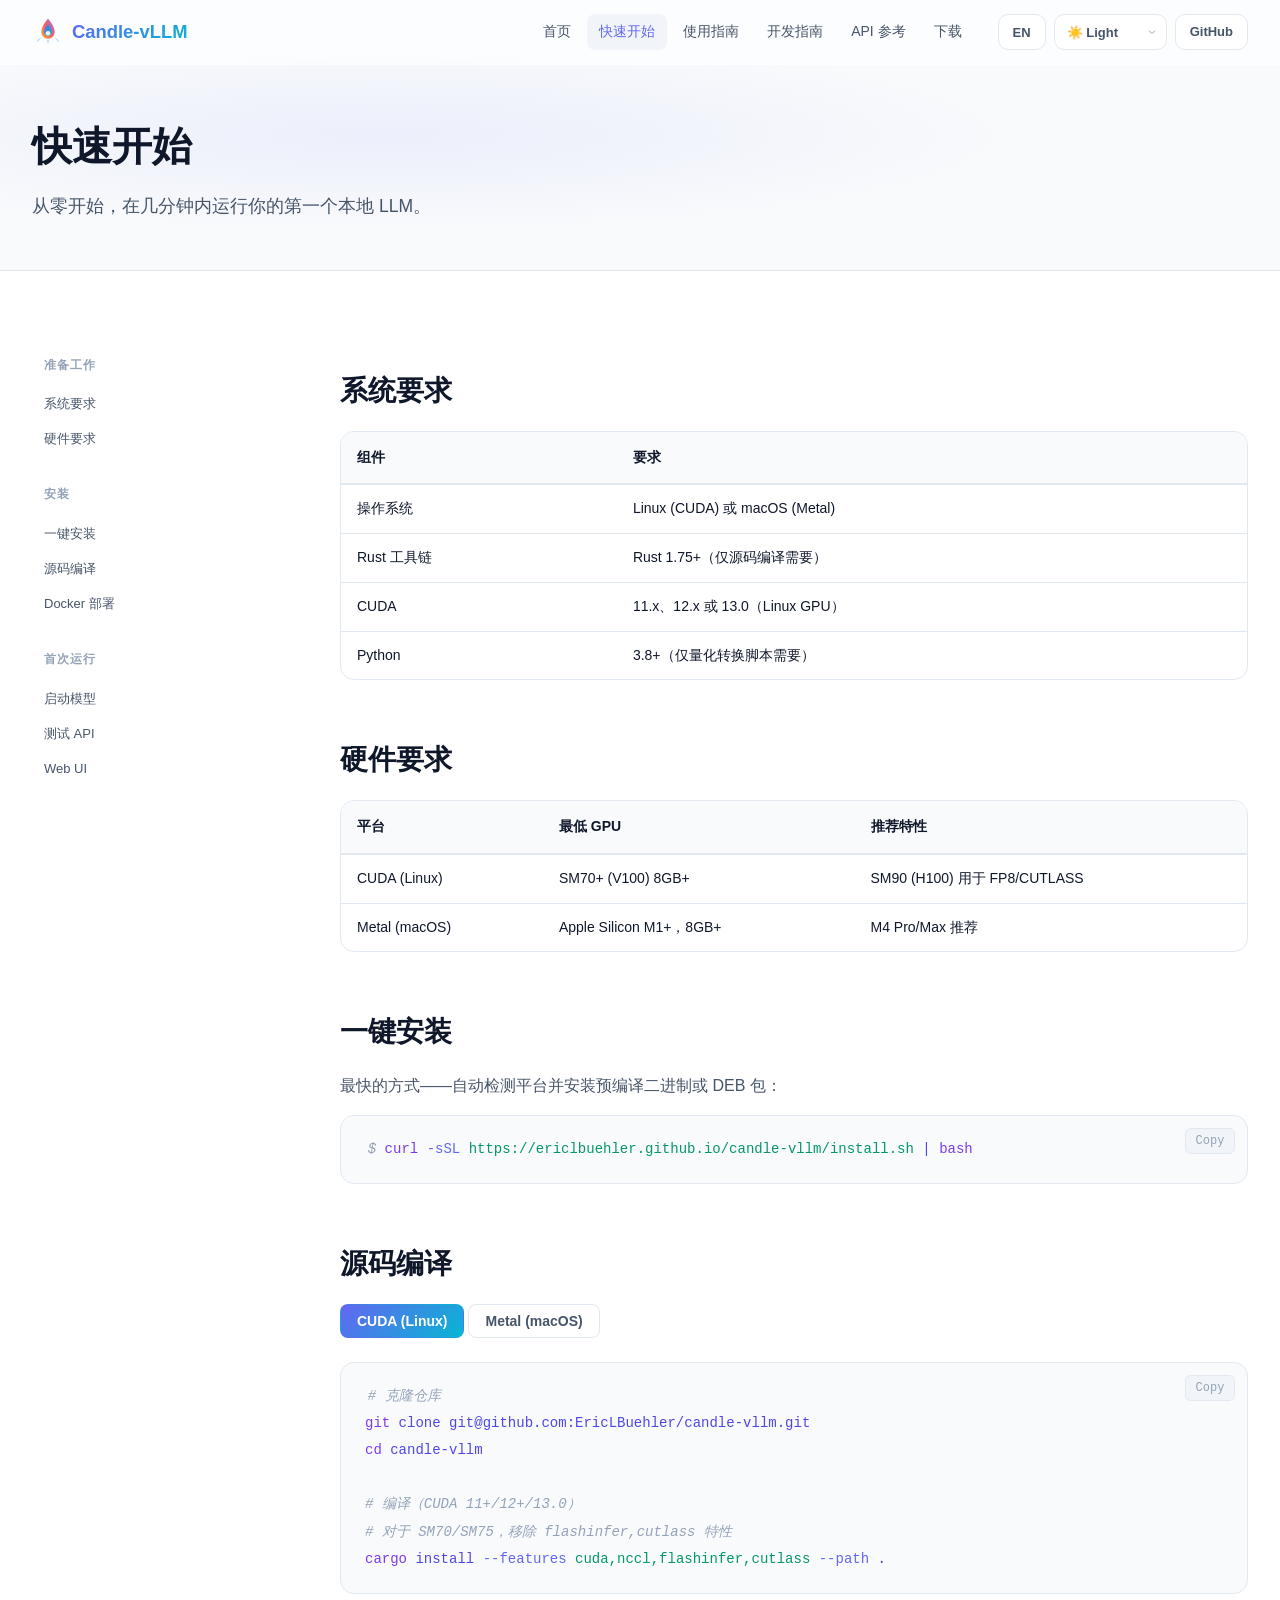
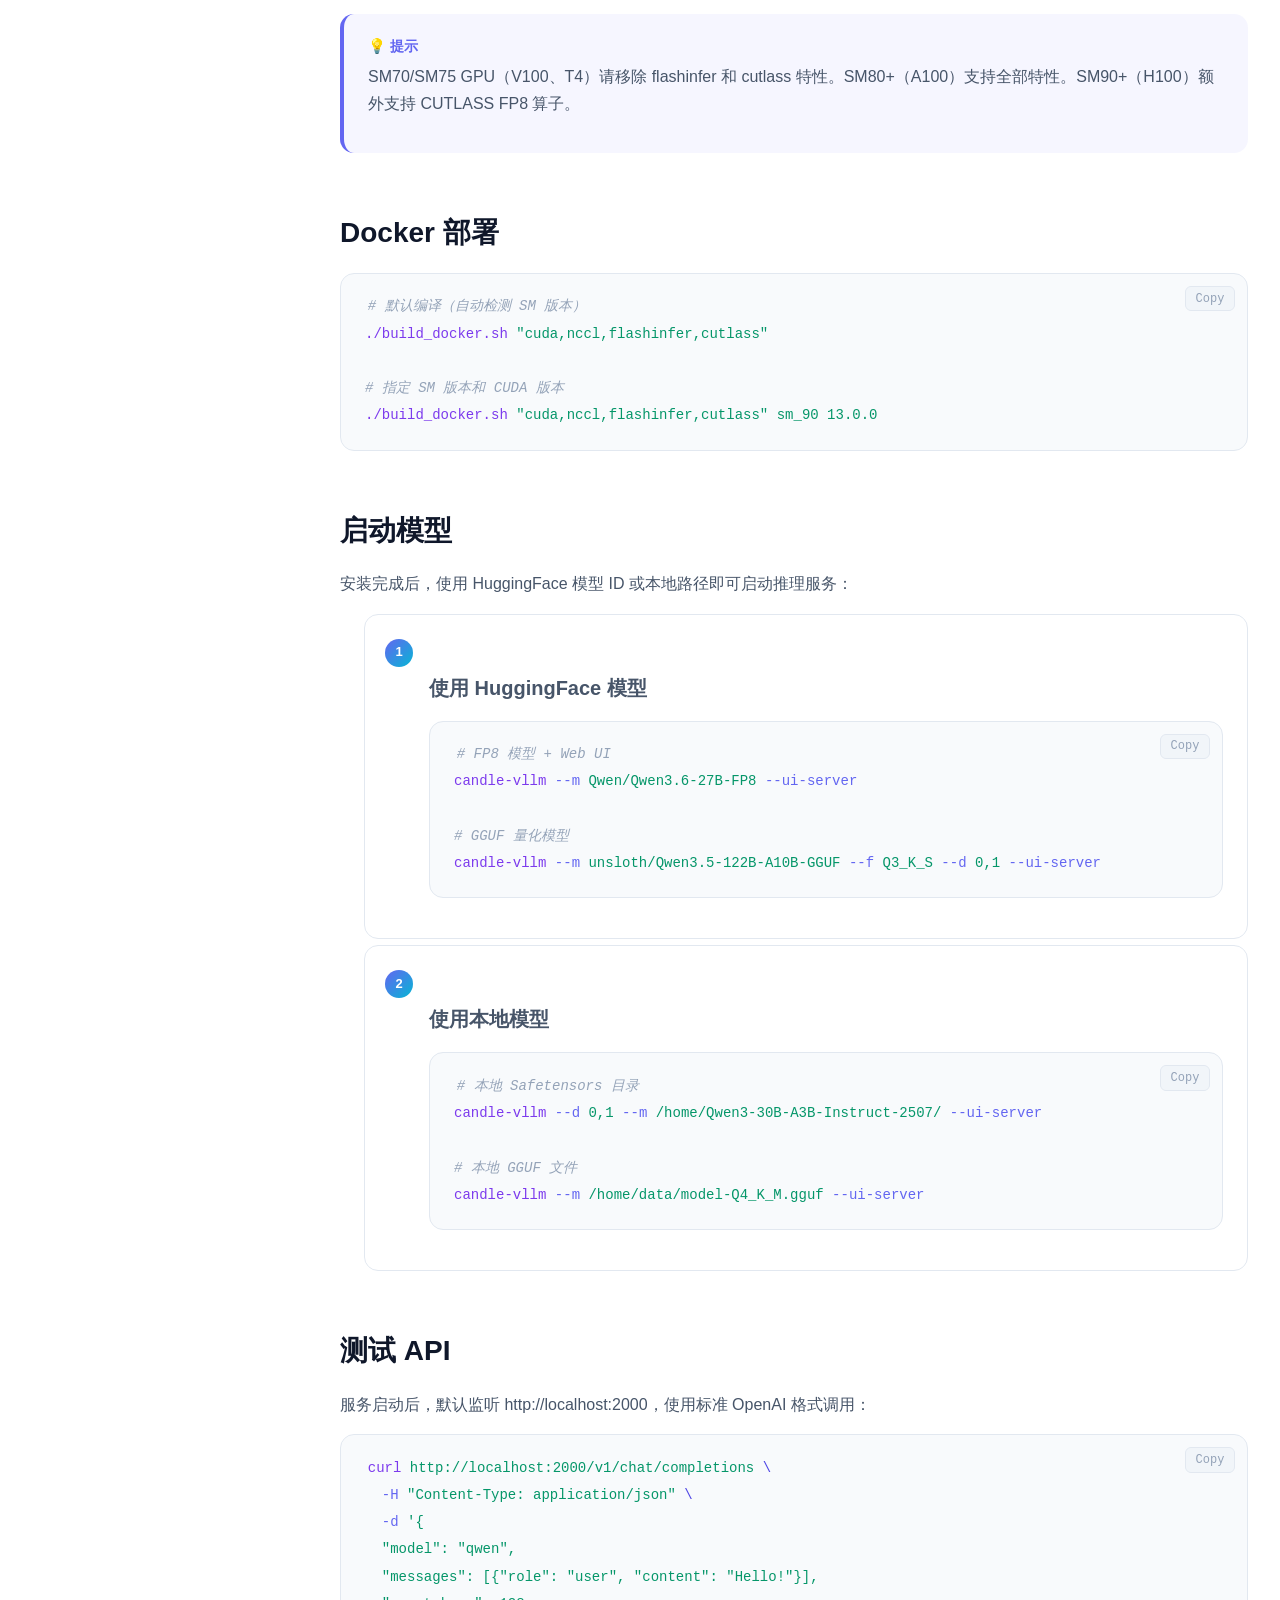
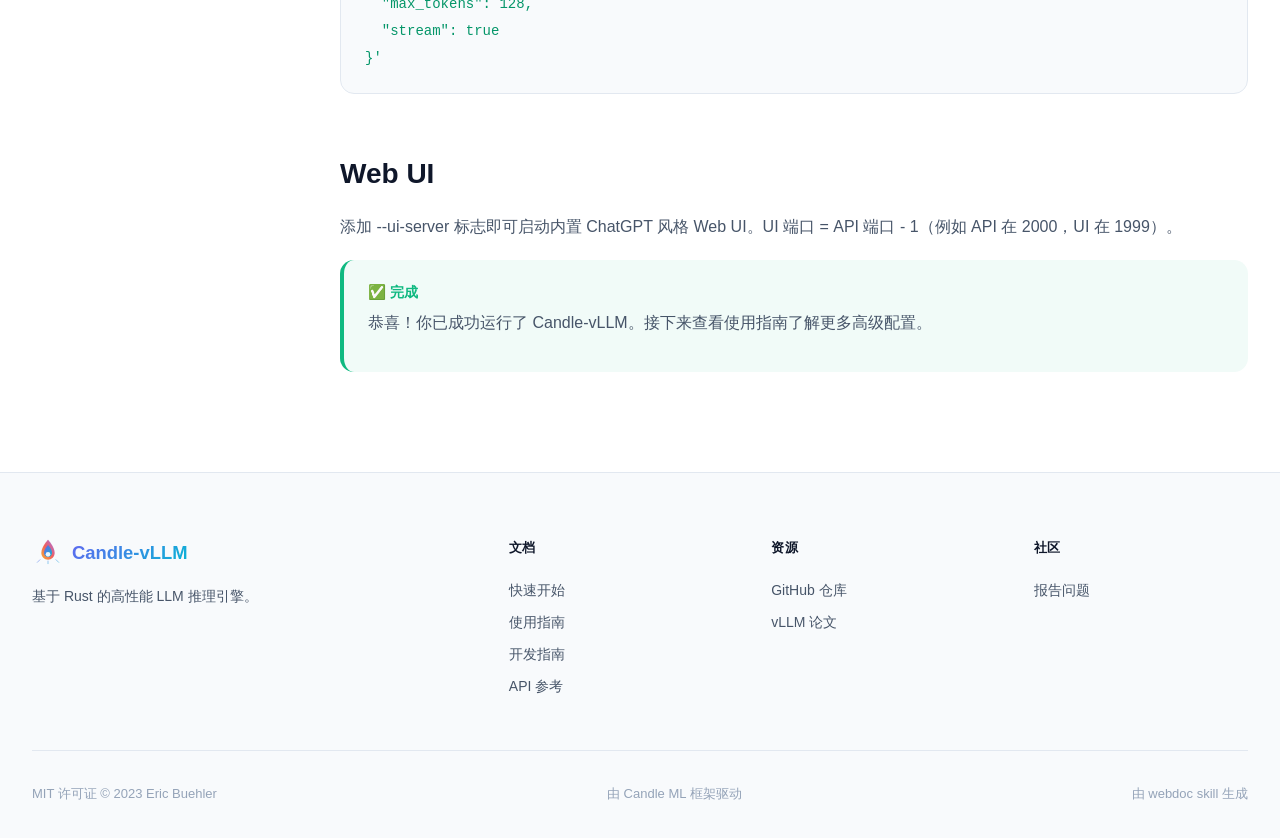
<file: paged/getting-started.html>
<!DOCTYPE html>
<html lang="zh-CN">
<head>
  <meta charset="UTF-8">
  <meta name="viewport" content="width=device-width, initial-scale=1.0">
  <title>快速开始 — Candle-vLLM</title>
  <link rel="icon" href="assets/images/favicon.svg" type="image/svg+xml">
  <link rel="stylesheet" href="assets/css/main.css?v=2">
</head>
<body>

<header class="site-header">
  <div class="header-inner">
    <a href="index.html" class="logo">
      <img src="assets/images/logo.svg" alt="Candle-vLLM">
      <span>Candle-vLLM</span>
    </a>
    <nav class="nav-links">
      <a href="index.html" data-zh="首页" data-en="Home">首页</a>
      <a href="getting-started.html" data-zh="快速开始" data-en="Getting Started">快速开始</a>
      <a href="user-guide.html" data-zh="使用指南" data-en="User Guide">使用指南</a>
      <a href="developer-guide.html" data-zh="开发指南" data-en="Developer Guide">开发指南</a>
      <a href="api-reference.html" data-zh="API 参考" data-en="API Reference">API 参考</a>
      <a href="downloads.html" data-zh="下载" data-en="Downloads">下载</a>
    </nav>
    <div class="nav-actions">
      <button class="lang-toggle" aria-label="Switch language">EN</button>
      <div class="theme-dropdown">
        <select class="theme-select" aria-label="Select theme">
          <option value="light">☀️ Light</option>
          <option value="dark">🌙 Dark</option>
          <option value="enflame">🔥 Enflame</option>
        </select>
      </div>
      <a href="https://github.com/EricLBuehler/candle-vllm" class="btn btn-sm btn-page" target="_blank">GitHub</a>
      <button class="mobile-toggle" aria-label="Menu"><span></span><span></span><span></span></button>
    </div>
  </div>
</header>
<div class="scroll-progress"></div>

<div class="search-overlay">
  <div class="search-box">
    <div class="search-input-wrapper">
      <svg width="20" height="20" viewBox="0 0 24 24" fill="none" stroke="currentColor" stroke-width="2"><circle cx="11" cy="11" r="8"/><path d="m21 21-4.35-4.35"/></svg>
      <input type="text" class="search-input" placeholder="Search documentation... (Ctrl+K)">
    </div>
    <div class="search-results"><div class="search-hint">Type to search documentation...</div></div>
  </div>
</div>

<div class="page-header">
  <div class="container">
    <h1 data-zh="快速开始" data-en="Getting Started">快速开始</h1>
    <p data-zh="从零开始，在几分钟内运行你的第一个本地 LLM。" data-en="Go from zero to running your first local LLM in minutes.">从零开始，在几分钟内运行你的第一个本地 LLM。</p>
  </div>
</div>

<section class="section">
  <div class="container">
    <div class="doc-layout">
      <nav class="doc-sidebar">
        <div class="doc-sidebar-group">
          <h4 data-zh="准备工作" data-en="Prerequisites">准备工作</h4>
          <a href="#prerequisites" data-zh="系统要求" data-en="System Requirements">系统要求</a>
          <a href="#hardware" data-zh="硬件要求" data-en="Hardware Requirements">硬件要求</a>
        </div>
        <div class="doc-sidebar-group">
          <h4 data-zh="安装" data-en="Installation">安装</h4>
          <a href="#install-script" data-zh="一键安装" data-en="One-Line Install">一键安装</a>
          <a href="#build-source" data-zh="源码编译" data-en="Build from Source">源码编译</a>
          <a href="#docker" data-zh="Docker 部署" data-en="Docker">Docker 部署</a>
        </div>
        <div class="doc-sidebar-group">
          <h4 data-zh="首次运行" data-en="First Run">首次运行</h4>
          <a href="#first-run" data-zh="启动模型" data-en="Launch a Model">启动模型</a>
          <a href="#test-api" data-zh="测试 API" data-en="Test the API">测试 API</a>
          <a href="#web-ui" data-zh="Web UI" data-en="Web UI">Web UI</a>
        </div>
      </nav>
      <div class="doc-content">

        <h2 id="prerequisites" data-zh="系统要求" data-en="System Requirements">系统要求</h2>
        <div class="table-wrapper">
          <table>
            <thead>
              <tr>
                <th data-zh="组件" data-en="Component">组件</th>
                <th data-zh="要求" data-en="Requirement">要求</th>
              </tr>
            </thead>
            <tbody>
              <tr><td data-zh="操作系统" data-en="OS">操作系统</td><td data-zh="Linux (CUDA) 或 macOS (Metal)" data-en="Linux (CUDA) or macOS (Metal)">Linux (CUDA) 或 macOS (Metal)</td></tr>
              <tr><td data-zh="Rust 工具链" data-en="Rust Toolchain">Rust 工具链</td><td data-zh="Rust 1.75+（仅源码编译需要）" data-en="Rust 1.75+ (source build only)">Rust 1.75+（仅源码编译需要）</td></tr>
              <tr><td>CUDA</td><td data-zh="11.x、12.x 或 13.0（Linux GPU）" data-en="11.x, 12.x, or 13.0 (Linux GPU)">11.x、12.x 或 13.0（Linux GPU）</td></tr>
              <tr><td>Python</td><td data-zh="3.8+（仅量化转换脚本需要）" data-en="3.8+ (conversion scripts only)">3.8+（仅量化转换脚本需要）</td></tr>
            </tbody>
          </table>
        </div>

        <h2 id="hardware" data-zh="硬件要求" data-en="Hardware Requirements">硬件要求</h2>
        <div class="table-wrapper">
          <table>
            <thead>
              <tr>
                <th data-zh="平台" data-en="Platform">平台</th>
                <th data-zh="最低 GPU" data-en="Minimum GPU">最低 GPU</th>
                <th data-zh="推荐特性" data-en="Recommended Features">推荐特性</th>
              </tr>
            </thead>
            <tbody>
              <tr>
                <td>CUDA (Linux)</td>
                <td data-zh="SM70+ (V100) 8GB+" data-en="SM70+ (V100) 8GB+">SM70+ (V100) 8GB+</td>
                <td data-zh="SM90 (H100) 用于 FP8/CUTLASS" data-en="SM90 (H100) for FP8/CUTLASS">SM90 (H100) 用于 FP8/CUTLASS</td>
              </tr>
              <tr>
                <td>Metal (macOS)</td>
                <td data-zh="Apple Silicon M1+，8GB+" data-en="Apple Silicon M1+, 8GB+">Apple Silicon M1+，8GB+</td>
                <td data-zh="M4 Pro/Max 推荐" data-en="M4 Pro/Max recommended">M4 Pro/Max 推荐</td>
              </tr>
            </tbody>
          </table>
        </div>

        <h2 id="install-script" data-zh="一键安装" data-en="One-Line Install">一键安装</h2>
        <p data-zh="最快的方式——自动检测平台并安装预编译二进制或 DEB 包：" data-en="The fastest way — auto-detects platform and installs a pre-built binary or DEB package:">最快的方式——自动检测平台并安装预编译二进制或 DEB 包：</p>
        <pre><code><span class="token-comment">$</span> <span class="token-keyword">curl</span> <span class="token-flag">-sSL</span> <span class="token-string">https://ericlbuehler.github.io/candle-vllm/install.sh</span> | <span class="token-keyword">bash</span></code><button class="copy-btn" data-copy-text="curl -sSL https://ericlbuehler.github.io/candle-vllm/install.sh | bash">Copy</button></pre>

        <h2 id="build-source" data-zh="源码编译" data-en="Build from Source">源码编译</h2>

        <div class="tabs">
          <button class="tab-btn active" data-tab="tab-cuda" data-zh="CUDA (Linux)" data-en="CUDA (Linux)">CUDA (Linux)</button>
          <button class="tab-btn" data-tab="tab-metal" data-zh="Metal (macOS)" data-en="Metal (macOS)">Metal (macOS)</button>
        </div>

        <div class="tab-content active" id="tab-cuda">
          <pre><code><span class="token-comment"># 克隆仓库</span>
<span class="token-keyword">git</span> clone git@github.com:EricLBuehler/candle-vllm.git
<span class="token-keyword">cd</span> candle-vllm

<span class="token-comment"># 编译（CUDA 11+/12+/13.0）</span>
<span class="token-comment"># 对于 SM70/SM75，移除 flashinfer,cutlass 特性</span>
<span class="token-keyword">cargo</span> install <span class="token-flag">--features</span> <span class="token-string">cuda,nccl,flashinfer,cutlass</span> <span class="token-flag">--path</span> .</code><button class="copy-btn" data-copy-text="git clone git@github.com:EricLBuehler/candle-vllm.git
cd candle-vllm
cargo install --features cuda,nccl,flashinfer,cutlass --path .">Copy</button></pre>
        </div>

        <div class="tab-content" id="tab-metal">
          <pre><code><span class="token-comment"># 克隆仓库</span>
<span class="token-keyword">git</span> clone git@github.com:EricLBuehler/candle-vllm.git
<span class="token-keyword">cd</span> candle-vllm

<span class="token-comment"># 编译（Metal / Apple Silicon）</span>
<span class="token-keyword">cargo</span> install <span class="token-flag">--features</span> <span class="token-string">metal</span> <span class="token-flag">--path</span> .</code><button class="copy-btn" data-copy-text="git clone git@github.com:EricLBuehler/candle-vllm.git
cd candle-vllm
cargo install --features metal --path .">Copy</button></pre>
        </div>

        <div class="callout-info">
          <div class="callout-title" data-zh="💡 提示" data-en="💡 Tip">💡 提示</div>
          <p data-zh="SM70/SM75 GPU（V100、T4）请移除 flashinfer 和 cutlass 特性。SM80+（A100）支持全部特性。SM90+（H100）额外支持 CUTLASS FP8 算子。" data-en="SM70/SM75 GPUs (V100, T4) — remove flashinfer and cutlass features. SM80+ (A100) supports all features. SM90+ (H100) adds CUTLASS FP8 ops.">SM70/SM75 GPU（V100、T4）请移除 flashinfer 和 cutlass 特性。SM80+（A100）支持全部特性。SM90+（H100）额外支持 CUTLASS FP8 算子。</p>
        </div>

        <h2 id="docker" data-zh="Docker 部署" data-en="Docker">Docker 部署</h2>
        <pre><code><span class="token-comment"># 默认编译（自动检测 SM 版本）</span>
<span class="token-keyword">./build_docker.sh</span> <span class="token-string">"cuda,nccl,flashinfer,cutlass"</span>

<span class="token-comment"># 指定 SM 版本和 CUDA 版本</span>
<span class="token-keyword">./build_docker.sh</span> <span class="token-string">"cuda,nccl,flashinfer,cutlass"</span> <span class="token-value">sm_90</span> <span class="token-value">13.0.0</span></code><button class="copy-btn" data-copy-text='./build_docker.sh "cuda,nccl,flashinfer,cutlass"'>Copy</button></pre>

        <h2 id="first-run" data-zh="启动模型" data-en="Launch a Model">启动模型</h2>
        <p data-zh="安装完成后，使用 HuggingFace 模型 ID 或本地路径即可启动推理服务：" data-en="After installation, launch the inference server using a HuggingFace model ID or local path:">安装完成后，使用 HuggingFace 模型 ID 或本地路径即可启动推理服务：</p>

        <ol class="steps">
          <li class="step-item">
            <h3 data-zh="使用 HuggingFace 模型" data-en="Using a HuggingFace Model">使用 HuggingFace 模型</h3>
            <pre><code><span class="token-comment"># FP8 模型 + Web UI</span>
<span class="token-keyword">candle-vllm</span> <span class="token-flag">--m</span> <span class="token-string">Qwen/Qwen3.6-27B-FP8</span> <span class="token-flag">--ui-server</span>

<span class="token-comment"># GGUF 量化模型</span>
<span class="token-keyword">candle-vllm</span> <span class="token-flag">--m</span> <span class="token-string">unsloth/Qwen3.5-122B-A10B-GGUF</span> <span class="token-flag">--f</span> <span class="token-string">Q3_K_S</span> <span class="token-flag">--d</span> <span class="token-value">0,1</span> <span class="token-flag">--ui-server</span></code><button class="copy-btn" data-copy-text="candle-vllm --m Qwen/Qwen3.6-27B-FP8 --ui-server">Copy</button></pre>
          </li>
          <li class="step-item">
            <h3 data-zh="使用本地模型" data-en="Using a Local Model">使用本地模型</h3>
            <pre><code><span class="token-comment"># 本地 Safetensors 目录</span>
<span class="token-keyword">candle-vllm</span> <span class="token-flag">--d</span> <span class="token-value">0,1</span> <span class="token-flag">--m</span> <span class="token-string">/home/Qwen3-30B-A3B-Instruct-2507/</span> <span class="token-flag">--ui-server</span>

<span class="token-comment"># 本地 GGUF 文件</span>
<span class="token-keyword">candle-vllm</span> <span class="token-flag">--m</span> <span class="token-string">/home/data/model-Q4_K_M.gguf</span> <span class="token-flag">--ui-server</span></code><button class="copy-btn" data-copy-text="candle-vllm --d 0,1 --m /home/Qwen3-30B-A3B-Instruct-2507/ --ui-server">Copy</button></pre>
          </li>
        </ol>

        <h2 id="test-api" data-zh="测试 API" data-en="Test the API">测试 API</h2>
        <p data-zh="服务启动后，默认监听 http://localhost:2000，使用标准 OpenAI 格式调用：" data-en="Once the server is running (default: http://localhost:2000), test with the standard OpenAI format:">服务启动后，默认监听 http://localhost:2000，使用标准 OpenAI 格式调用：</p>
        <pre><code><span class="token-keyword">curl</span> <span class="token-string">http://localhost:2000/v1/chat/completions</span> \
  <span class="token-flag">-H</span> <span class="token-string">"Content-Type: application/json"</span> \
  <span class="token-flag">-d</span> <span class="token-string">'{
  "model": "qwen",
  "messages": [{"role": "user", "content": "Hello!"}],
  "max_tokens": 128,
  "stream": true
}'</span></code><button class="copy-btn" data-copy-text='curl http://localhost:2000/v1/chat/completions \
  -H "Content-Type: application/json" \
  -d &apos;{"model": "qwen", "messages": [{"role": "user", "content": "Hello!"}], "max_tokens": 128, "stream": true}&apos;'>Copy</button></pre>

        <h2 id="web-ui" data-zh="Web UI" data-en="Web UI">Web UI</h2>
        <p data-zh="添加 --ui-server 标志即可启动内置 ChatGPT 风格 Web UI。UI 端口 = API 端口 - 1（例如 API 在 2000，UI 在 1999）。" data-en="Add the --ui-server flag to launch the built-in ChatGPT-style Web UI. UI port = API port - 1 (e.g., API on 2000, UI on 1999).">添加 <code>--ui-server</code> 标志即可启动内置 ChatGPT 风格 Web UI。UI 端口 = API 端口 - 1（例如 API 在 2000，UI 在 1999）。</p>
        <div class="callout-success">
          <div class="callout-title" data-zh="✅ 完成" data-en="✅ Done">✅ 完成</div>
          <p data-zh="恭喜！你已成功运行了 Candle-vLLM。接下来查看使用指南了解更多高级配置。" data-en="Congratulations! You've successfully launched Candle-vLLM. Check the User Guide for advanced configuration.">恭喜！你已成功运行了 Candle-vLLM。接下来查看<a href="user-guide.html" data-zh="使用指南" data-en="User Guide">使用指南</a>了解更多高级配置。</p>
        </div>

      </div>
    </div>
  </div>
</section>

<footer class="site-footer">
  <div class="container">
    <div class="footer-grid">
      <div class="footer-brand">
        <a href="index.html" class="logo"><img src="assets/images/logo.svg" alt="Candle-vLLM"><span>Candle-vLLM</span></a>
        <p data-zh="基于 Rust 的高性能 LLM 推理引擎。" data-en="High-performance LLM inference engine in Rust.">基于 Rust 的高性能 LLM 推理引擎。</p>
      </div>
      <div class="footer-col">
        <h4 data-zh="文档" data-en="Docs">文档</h4>
        <a href="getting-started.html" data-zh="快速开始" data-en="Getting Started">快速开始</a>
        <a href="user-guide.html" data-zh="使用指南" data-en="User Guide">使用指南</a>
        <a href="developer-guide.html" data-zh="开发指南" data-en="Developer Guide">开发指南</a>
        <a href="api-reference.html" data-zh="API 参考" data-en="API Reference">API 参考</a>
      </div>
      <div class="footer-col">
        <h4 data-zh="资源" data-en="Resources">资源</h4>
        <a href="https://github.com/EricLBuehler/candle-vllm" target="_blank" data-zh="GitHub 仓库" data-en="GitHub Repo">GitHub 仓库</a>
        <a href="https://arxiv.org/abs/2309.06180" target="_blank" data-zh="vLLM 论文" data-en="vLLM Paper">vLLM 论文</a>
      </div>
      <div class="footer-col">
        <h4 data-zh="社区" data-en="Community">社区</h4>
        <a href="https://github.com/EricLBuehler/candle-vllm/issues" target="_blank" data-zh="报告问题" data-en="Report Issue">报告问题</a>
      </div>
    </div>
    <div class="footer-bottom">
      <span data-zh="MIT 许可证 © 2023 Eric Buehler" data-en="MIT License © 2023 Eric Buehler">MIT 许可证 © 2023 Eric Buehler</span>
      <span data-zh="由 Candle ML 框架驱动" data-en="Powered by Candle ML Framework">由 Candle ML 框架驱动</span>
      <span class="webdoc-credit"><span data-zh="由" data-en="Generated by">Generated by</span> <a href="https://github.com/guoqingbao/webdoc/" target="_blank" rel="noopener">webdoc skill</a><span data-zh=" 生成" data-en=""></span></span>
    </div>
  </div>
</footer>

<script src="assets/js/main.js?v=2"></script>
</body>
</html>
</file>
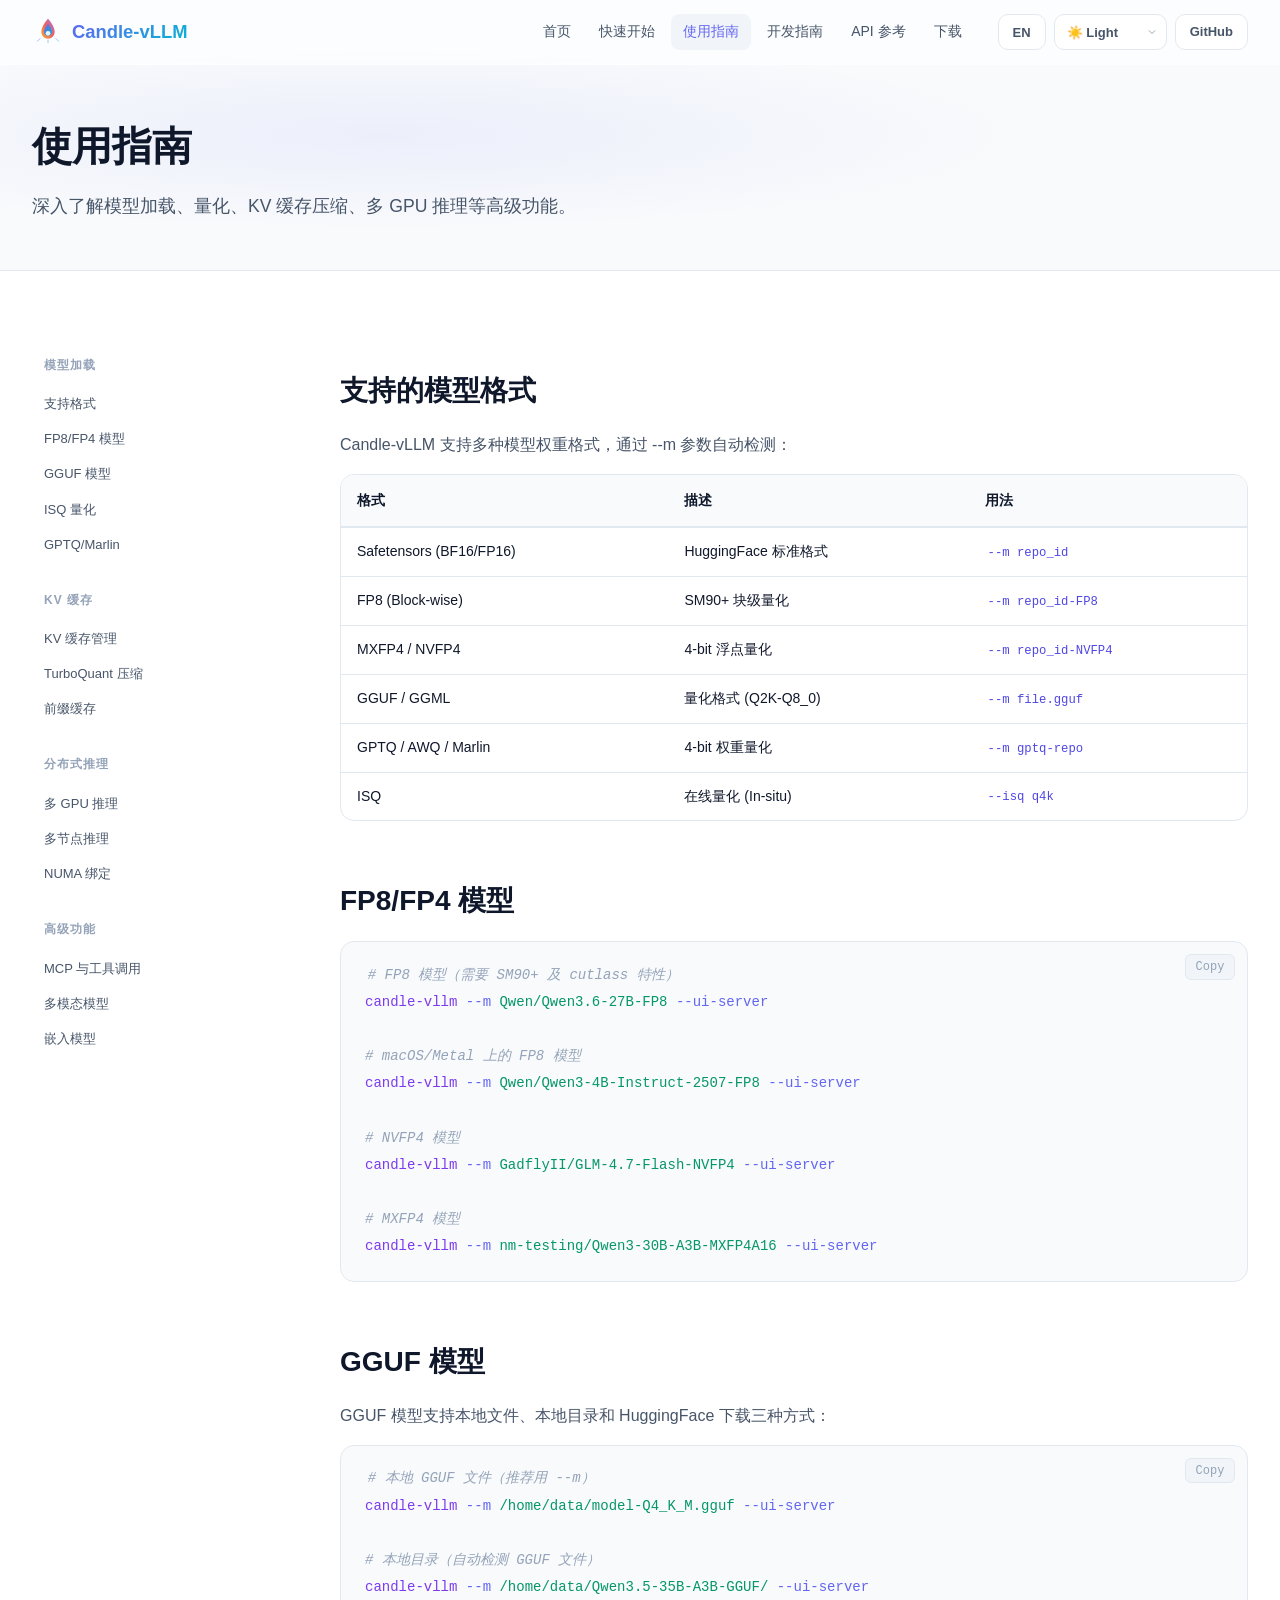
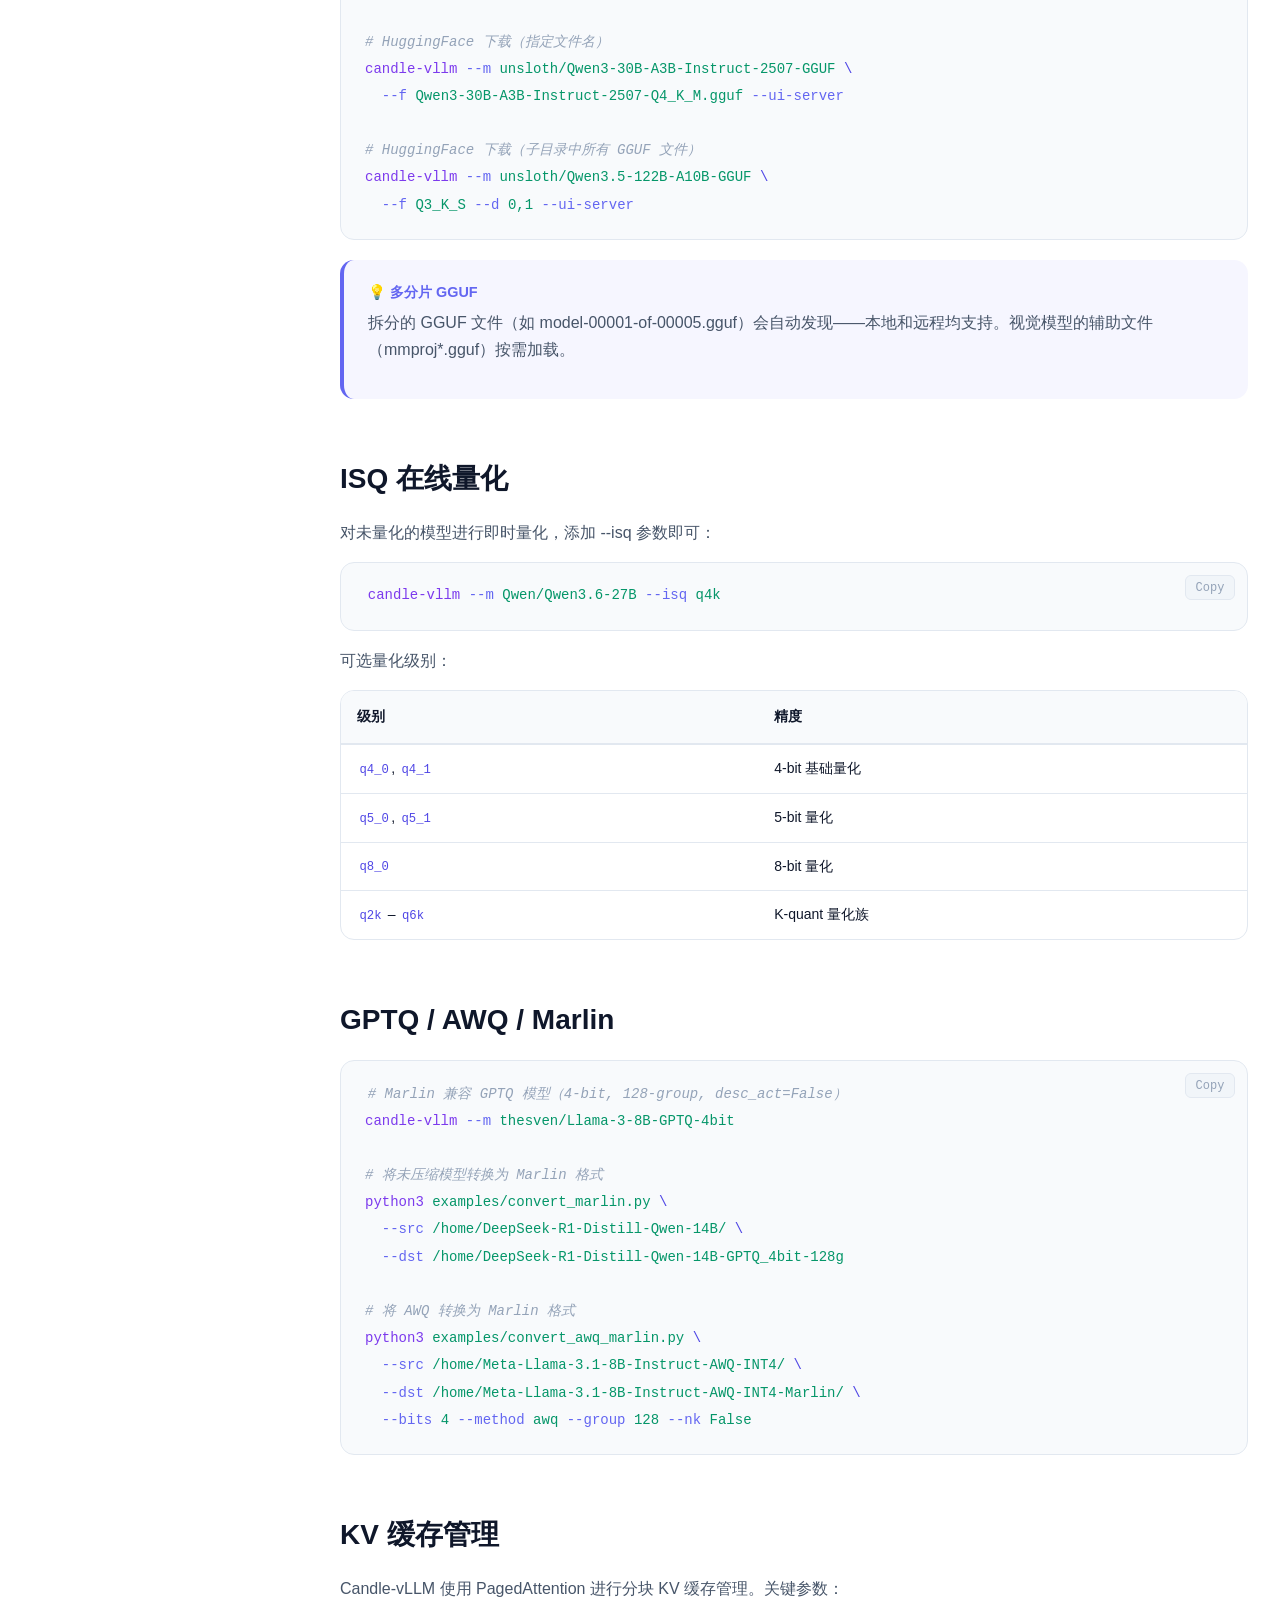
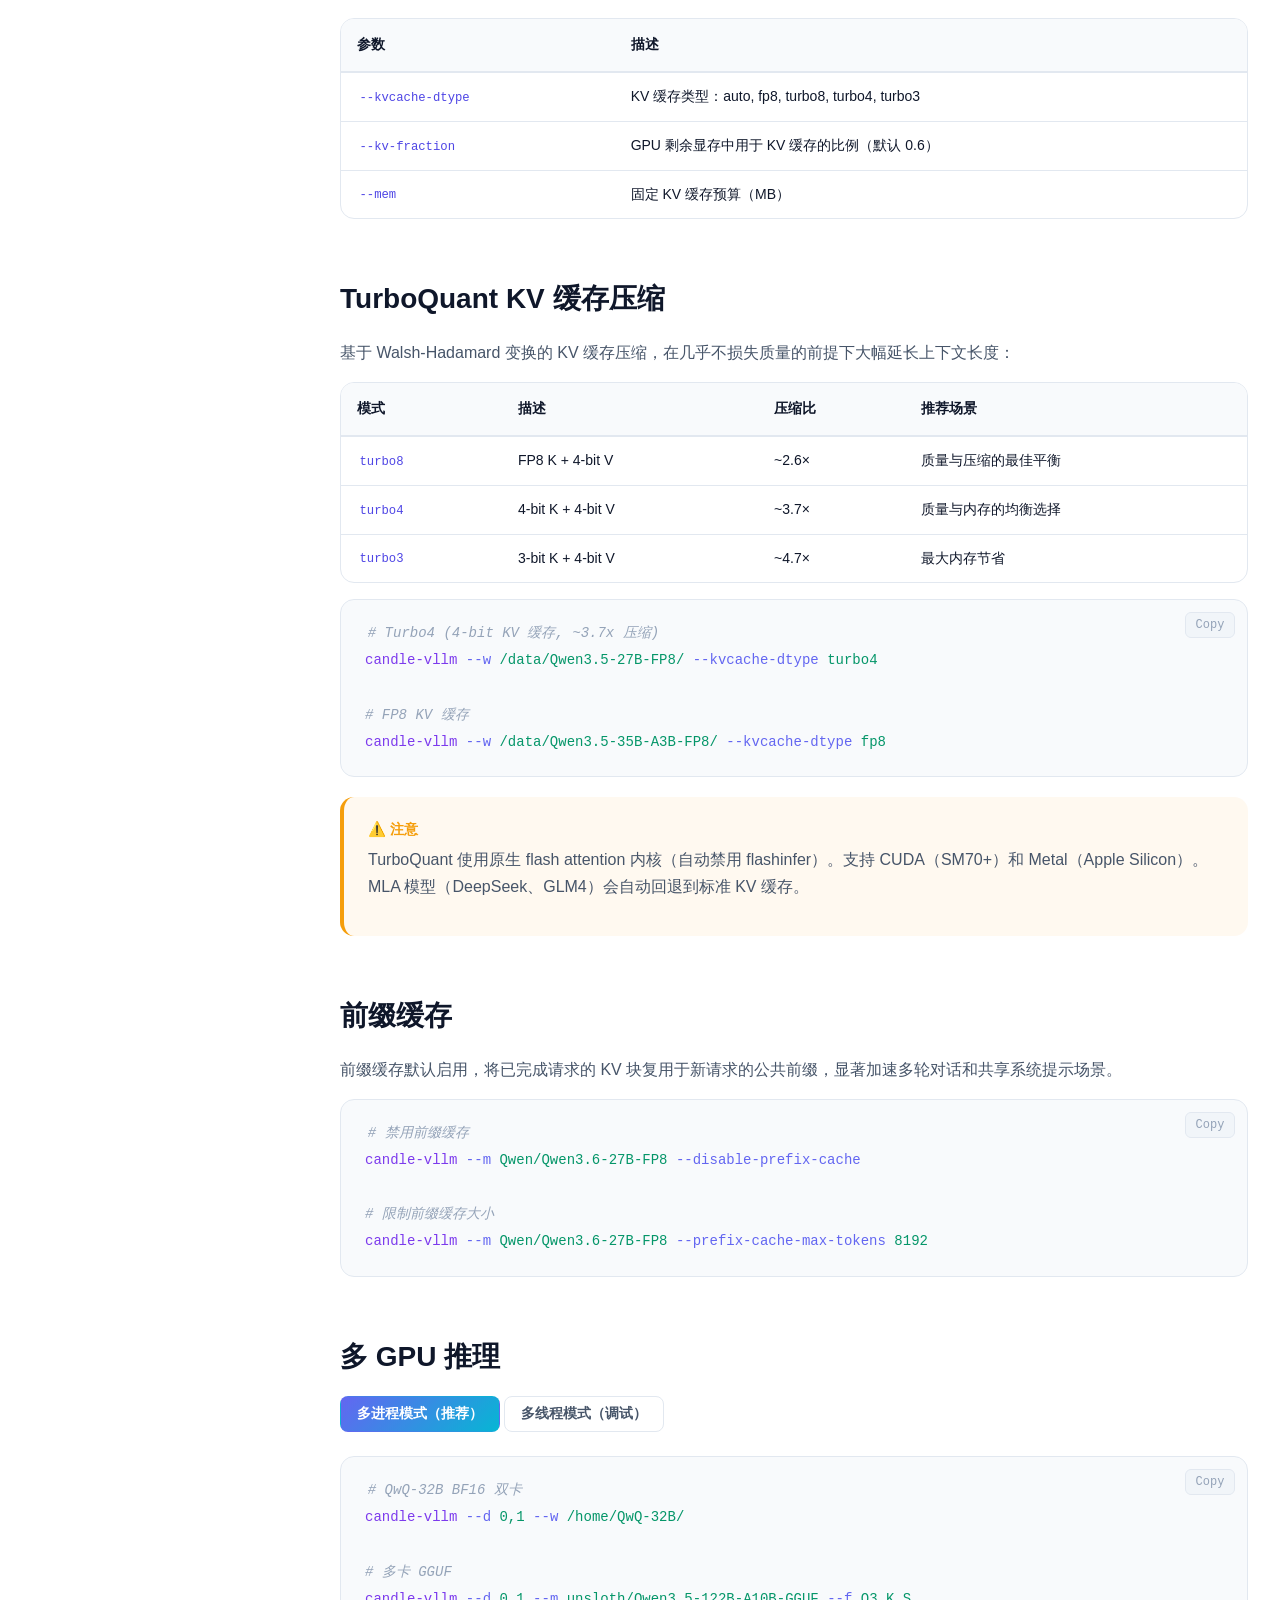
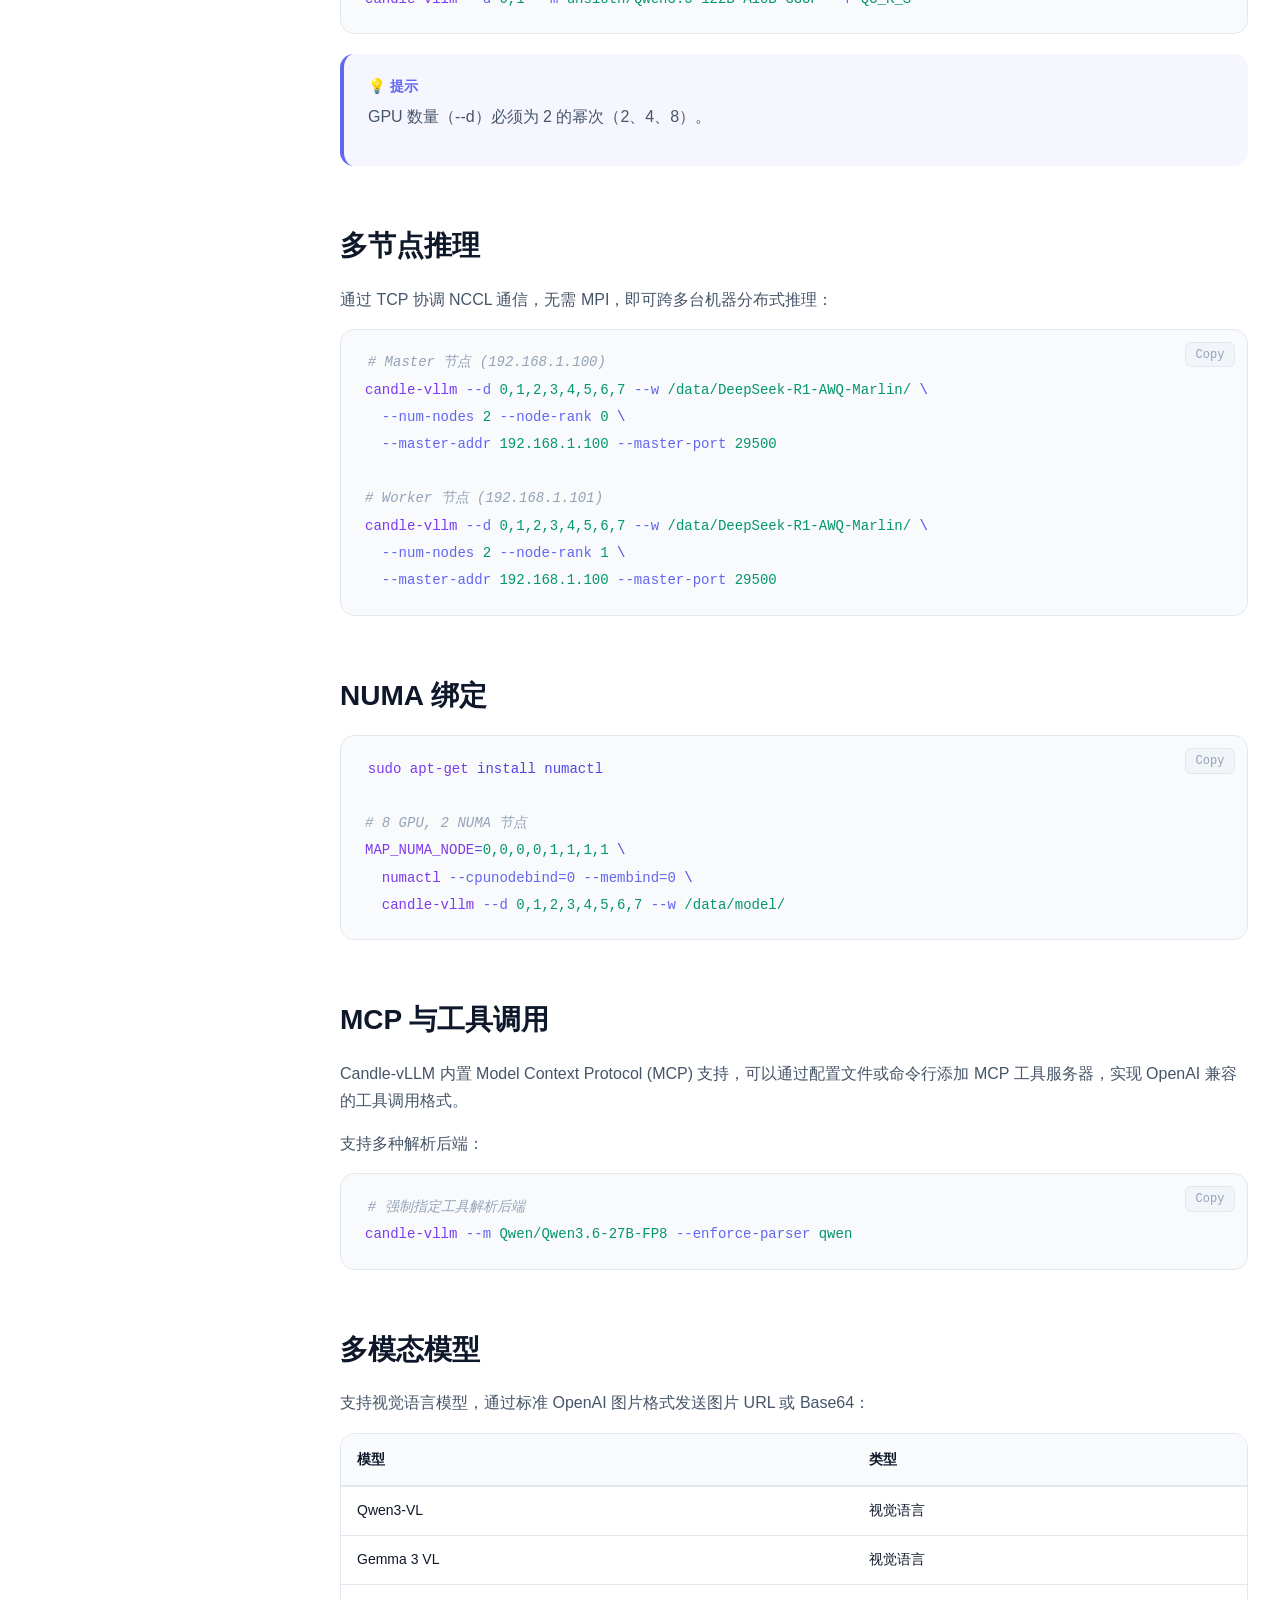
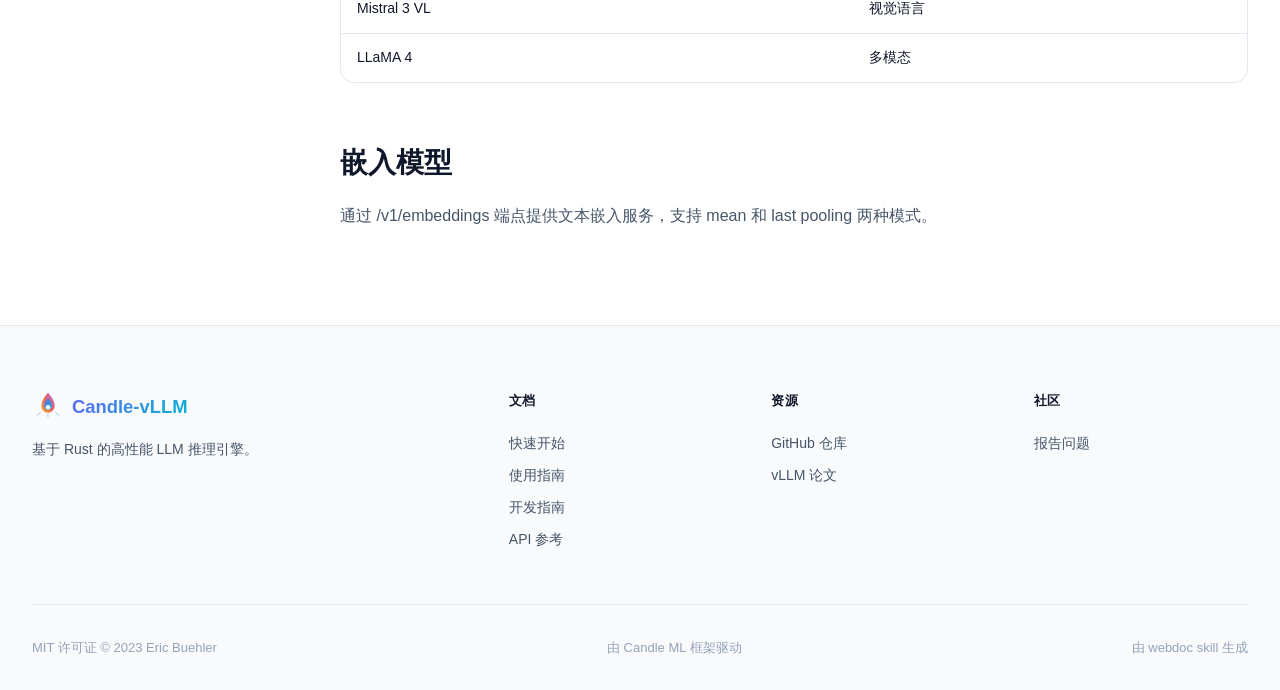
<file: paged/user-guide.html>
<!DOCTYPE html>
<html lang="zh-CN">
<head>
  <meta charset="UTF-8">
  <meta name="viewport" content="width=device-width, initial-scale=1.0">
  <title>使用指南 — Candle-vLLM</title>
  <link rel="icon" href="assets/images/favicon.svg" type="image/svg+xml">
  <link rel="stylesheet" href="assets/css/main.css?v=2">
</head>
<body>

<header class="site-header">
  <div class="header-inner">
    <a href="index.html" class="logo"><img src="assets/images/logo.svg" alt="Candle-vLLM"><span>Candle-vLLM</span></a>
    <nav class="nav-links">
      <a href="index.html" data-zh="首页" data-en="Home">首页</a>
      <a href="getting-started.html" data-zh="快速开始" data-en="Getting Started">快速开始</a>
      <a href="user-guide.html" data-zh="使用指南" data-en="User Guide">使用指南</a>
      <a href="developer-guide.html" data-zh="开发指南" data-en="Developer Guide">开发指南</a>
      <a href="api-reference.html" data-zh="API 参考" data-en="API Reference">API 参考</a>
      <a href="downloads.html" data-zh="下载" data-en="Downloads">下载</a>
    </nav>
    <div class="nav-actions">
      <button class="lang-toggle" aria-label="Switch language">EN</button>
      <div class="theme-dropdown">
        <select class="theme-select" aria-label="Select theme"><option value="light">☀️ Light</option><option value="dark">🌙 Dark</option><option value="enflame">🔥 Enflame</option></select>
      </div>
      <a href="https://github.com/EricLBuehler/candle-vllm" class="btn btn-sm btn-page" target="_blank">GitHub</a>
      <button class="mobile-toggle" aria-label="Menu"><span></span><span></span><span></span></button>
    </div>
  </div>
</header>
<div class="scroll-progress"></div>

<div class="search-overlay"><div class="search-box"><div class="search-input-wrapper"><svg width="20" height="20" viewBox="0 0 24 24" fill="none" stroke="currentColor" stroke-width="2"><circle cx="11" cy="11" r="8"/><path d="m21 21-4.35-4.35"/></svg><input type="text" class="search-input" placeholder="Search documentation... (Ctrl+K)"></div><div class="search-results"><div class="search-hint">Type to search documentation...</div></div></div></div>

<div class="page-header">
  <div class="container">
    <h1 data-zh="使用指南" data-en="User Guide">使用指南</h1>
    <p data-zh="深入了解模型加载、量化、KV 缓存压缩、多 GPU 推理等高级功能。" data-en="Deep dive into model loading, quantization, KV cache compression, multi-GPU inference, and more.">深入了解模型加载、量化、KV 缓存压缩、多 GPU 推理等高级功能。</p>
  </div>
</div>

<section class="section">
  <div class="container">
    <div class="doc-layout">
      <nav class="doc-sidebar">
        <div class="doc-sidebar-group">
          <h4 data-zh="模型加载" data-en="Model Loading">模型加载</h4>
          <a href="#model-formats" data-zh="支持格式" data-en="Supported Formats">支持格式</a>
          <a href="#fp8-fp4" data-zh="FP8/FP4 模型" data-en="FP8/FP4 Models">FP8/FP4 模型</a>
          <a href="#gguf" data-zh="GGUF 模型" data-en="GGUF Models">GGUF 模型</a>
          <a href="#isq" data-zh="ISQ 量化" data-en="ISQ Quantization">ISQ 量化</a>
          <a href="#gptq-marlin" data-zh="GPTQ/Marlin" data-en="GPTQ/Marlin">GPTQ/Marlin</a>
        </div>
        <div class="doc-sidebar-group">
          <h4 data-zh="KV 缓存" data-en="KV Cache">KV 缓存</h4>
          <a href="#kv-cache" data-zh="KV 缓存管理" data-en="KV Cache Management">KV 缓存管理</a>
          <a href="#turboquant" data-zh="TurboQuant 压缩" data-en="TurboQuant Compression">TurboQuant 压缩</a>
          <a href="#prefix-cache" data-zh="前缀缓存" data-en="Prefix Caching">前缀缓存</a>
        </div>
        <div class="doc-sidebar-group">
          <h4 data-zh="分布式推理" data-en="Distributed">分布式推理</h4>
          <a href="#multi-gpu" data-zh="多 GPU 推理" data-en="Multi-GPU Inference">多 GPU 推理</a>
          <a href="#multi-node" data-zh="多节点推理" data-en="Multi-Node Inference">多节点推理</a>
          <a href="#numa" data-zh="NUMA 绑定" data-en="NUMA Binding">NUMA 绑定</a>
        </div>
        <div class="doc-sidebar-group">
          <h4 data-zh="高级功能" data-en="Advanced">高级功能</h4>
          <a href="#mcp-tools" data-zh="MCP 与工具调用" data-en="MCP & Tool Calling">MCP 与工具调用</a>
          <a href="#multimodal" data-zh="多模态模型" data-en="Multimodal Models">多模态模型</a>
          <a href="#embedding" data-zh="嵌入模型" data-en="Embedding Models">嵌入模型</a>
        </div>
      </nav>

      <div class="doc-content">

        <h2 id="model-formats" data-zh="支持的模型格式" data-en="Supported Model Formats">支持的模型格式</h2>
        <p data-zh="Candle-vLLM 支持多种模型权重格式，通过 --m 参数自动检测：" data-en="Candle-vLLM supports multiple weight formats, auto-detected via the --m parameter:">Candle-vLLM 支持多种模型权重格式，通过 <code>--m</code> 参数自动检测：</p>
        <div class="table-wrapper">
          <table>
            <thead><tr><th data-zh="格式" data-en="Format">格式</th><th data-zh="描述" data-en="Description">描述</th><th data-zh="用法" data-en="Usage">用法</th></tr></thead>
            <tbody>
              <tr><td>Safetensors (BF16/FP16)</td><td data-zh="HuggingFace 标准格式" data-en="Standard HuggingFace format">HuggingFace 标准格式</td><td><code>--m repo_id</code></td></tr>
              <tr><td>FP8 (Block-wise)</td><td data-zh="SM90+ 块级量化" data-en="SM90+ block-wise quantization">SM90+ 块级量化</td><td><code>--m repo_id-FP8</code></td></tr>
              <tr><td>MXFP4 / NVFP4</td><td data-zh="4-bit 浮点量化" data-en="4-bit float quantization">4-bit 浮点量化</td><td><code>--m repo_id-NVFP4</code></td></tr>
              <tr><td>GGUF / GGML</td><td data-zh="量化格式 (Q2K-Q8_0)" data-en="Quantized format (Q2K-Q8_0)">量化格式 (Q2K-Q8_0)</td><td><code>--m file.gguf</code></td></tr>
              <tr><td>GPTQ / AWQ / Marlin</td><td data-zh="4-bit 权重量化" data-en="4-bit weight quantization">4-bit 权重量化</td><td><code>--m gptq-repo</code></td></tr>
              <tr><td>ISQ</td><td data-zh="在线量化 (In-situ)" data-en="In-situ quantization">在线量化 (In-situ)</td><td><code>--isq q4k</code></td></tr>
            </tbody>
          </table>
        </div>

        <h2 id="fp8-fp4" data-zh="FP8/FP4 模型" data-en="FP8/FP4 Models">FP8/FP4 模型</h2>
        <pre><code><span class="token-comment"># FP8 模型（需要 SM90+ 及 cutlass 特性）</span>
<span class="token-keyword">candle-vllm</span> <span class="token-flag">--m</span> <span class="token-string">Qwen/Qwen3.6-27B-FP8</span> <span class="token-flag">--ui-server</span>

<span class="token-comment"># macOS/Metal 上的 FP8 模型</span>
<span class="token-keyword">candle-vllm</span> <span class="token-flag">--m</span> <span class="token-string">Qwen/Qwen3-4B-Instruct-2507-FP8</span> <span class="token-flag">--ui-server</span>

<span class="token-comment"># NVFP4 模型</span>
<span class="token-keyword">candle-vllm</span> <span class="token-flag">--m</span> <span class="token-string">GadflyII/GLM-4.7-Flash-NVFP4</span> <span class="token-flag">--ui-server</span>

<span class="token-comment"># MXFP4 模型</span>
<span class="token-keyword">candle-vllm</span> <span class="token-flag">--m</span> <span class="token-string">nm-testing/Qwen3-30B-A3B-MXFP4A16</span> <span class="token-flag">--ui-server</span></code><button class="copy-btn" data-copy-text="candle-vllm --m Qwen/Qwen3.6-27B-FP8 --ui-server">Copy</button></pre>

        <h2 id="gguf" data-zh="GGUF 模型" data-en="GGUF Models">GGUF 模型</h2>
        <p data-zh="GGUF 模型支持本地文件、本地目录和 HuggingFace 下载三种方式：" data-en="GGUF models can be loaded from local files, local directories, or downloaded from HuggingFace:">GGUF 模型支持本地文件、本地目录和 HuggingFace 下载三种方式：</p>
        <pre><code><span class="token-comment"># 本地 GGUF 文件（推荐用 --m）</span>
<span class="token-keyword">candle-vllm</span> <span class="token-flag">--m</span> <span class="token-string">/home/data/model-Q4_K_M.gguf</span> <span class="token-flag">--ui-server</span>

<span class="token-comment"># 本地目录（自动检测 GGUF 文件）</span>
<span class="token-keyword">candle-vllm</span> <span class="token-flag">--m</span> <span class="token-string">/home/data/Qwen3.5-35B-A3B-GGUF/</span> <span class="token-flag">--ui-server</span>

<span class="token-comment"># HuggingFace 下载（指定文件名）</span>
<span class="token-keyword">candle-vllm</span> <span class="token-flag">--m</span> <span class="token-string">unsloth/Qwen3-30B-A3B-Instruct-2507-GGUF</span> \
  <span class="token-flag">--f</span> <span class="token-string">Qwen3-30B-A3B-Instruct-2507-Q4_K_M.gguf</span> <span class="token-flag">--ui-server</span>

<span class="token-comment"># HuggingFace 下载（子目录中所有 GGUF 文件）</span>
<span class="token-keyword">candle-vllm</span> <span class="token-flag">--m</span> <span class="token-string">unsloth/Qwen3.5-122B-A10B-GGUF</span> \
  <span class="token-flag">--f</span> <span class="token-string">Q3_K_S</span> <span class="token-flag">--d</span> <span class="token-value">0,1</span> <span class="token-flag">--ui-server</span></code><button class="copy-btn" data-copy-text="candle-vllm --m /home/data/model-Q4_K_M.gguf --ui-server">Copy</button></pre>
        <div class="callout-info">
          <div class="callout-title" data-zh="💡 多分片 GGUF" data-en="💡 Multi-shard GGUF">💡 多分片 GGUF</div>
          <p data-zh="拆分的 GGUF 文件（如 model-00001-of-00005.gguf）会自动发现——本地和远程均支持。视觉模型的辅助文件（mmproj*.gguf）按需加载。" data-en="Split GGUF files (e.g., model-00001-of-00005.gguf) are auto-discovered — both locally and remotely. Vision model auxiliary files (mmproj*.gguf) are loaded on demand.">拆分的 GGUF 文件（如 model-00001-of-00005.gguf）会自动发现——本地和远程均支持。视觉模型的辅助文件（mmproj*.gguf）按需加载。</p>
        </div>

        <h2 id="isq" data-zh="ISQ 在线量化" data-en="ISQ (In-Situ Quantization)">ISQ 在线量化</h2>
        <p data-zh="对未量化的模型进行即时量化，添加 --isq 参数即可：" data-en="Quantize unquantized models on-the-fly by adding the --isq parameter:">对未量化的模型进行即时量化，添加 <code>--isq</code> 参数即可：</p>
        <pre><code><span class="token-keyword">candle-vllm</span> <span class="token-flag">--m</span> <span class="token-string">Qwen/Qwen3.6-27B</span> <span class="token-flag">--isq</span> <span class="token-value">q4k</span></code><button class="copy-btn" data-copy-text="candle-vllm --m Qwen/Qwen3.6-27B --isq q4k">Copy</button></pre>
        <p data-zh="可选量化级别：" data-en="Available quantization levels:">可选量化级别：</p>
        <div class="table-wrapper">
          <table>
            <thead><tr><th data-zh="级别" data-en="Level">级别</th><th data-zh="精度" data-en="Precision">精度</th></tr></thead>
            <tbody>
              <tr><td><code>q4_0</code>, <code>q4_1</code></td><td data-zh="4-bit 基础量化" data-en="4-bit basic quantization">4-bit 基础量化</td></tr>
              <tr><td><code>q5_0</code>, <code>q5_1</code></td><td data-zh="5-bit 量化" data-en="5-bit quantization">5-bit 量化</td></tr>
              <tr><td><code>q8_0</code></td><td data-zh="8-bit 量化" data-en="8-bit quantization">8-bit 量化</td></tr>
              <tr><td><code>q2k</code> – <code>q6k</code></td><td data-zh="K-quant 量化族" data-en="K-quant quantization family">K-quant 量化族</td></tr>
            </tbody>
          </table>
        </div>

        <h2 id="gptq-marlin" data-zh="GPTQ / AWQ / Marlin" data-en="GPTQ / AWQ / Marlin">GPTQ / AWQ / Marlin</h2>
        <pre><code><span class="token-comment"># Marlin 兼容 GPTQ 模型（4-bit, 128-group, desc_act=False）</span>
<span class="token-keyword">candle-vllm</span> <span class="token-flag">--m</span> <span class="token-string">thesven/Llama-3-8B-GPTQ-4bit</span>

<span class="token-comment"># 将未压缩模型转换为 Marlin 格式</span>
<span class="token-keyword">python3</span> <span class="token-string">examples/convert_marlin.py</span> \
  <span class="token-flag">--src</span> <span class="token-string">/home/DeepSeek-R1-Distill-Qwen-14B/</span> \
  <span class="token-flag">--dst</span> <span class="token-string">/home/DeepSeek-R1-Distill-Qwen-14B-GPTQ_4bit-128g</span>

<span class="token-comment"># 将 AWQ 转换为 Marlin 格式</span>
<span class="token-keyword">python3</span> <span class="token-string">examples/convert_awq_marlin.py</span> \
  <span class="token-flag">--src</span> <span class="token-string">/home/Meta-Llama-3.1-8B-Instruct-AWQ-INT4/</span> \
  <span class="token-flag">--dst</span> <span class="token-string">/home/Meta-Llama-3.1-8B-Instruct-AWQ-INT4-Marlin/</span> \
  <span class="token-flag">--bits</span> <span class="token-value">4</span> <span class="token-flag">--method</span> <span class="token-value">awq</span> <span class="token-flag">--group</span> <span class="token-value">128</span> <span class="token-flag">--nk</span> <span class="token-value">False</span></code><button class="copy-btn" data-copy-text="candle-vllm --m thesven/Llama-3-8B-GPTQ-4bit">Copy</button></pre>

        <h2 id="kv-cache" data-zh="KV 缓存管理" data-en="KV Cache Management">KV 缓存管理</h2>
        <p data-zh="Candle-vLLM 使用 PagedAttention 进行分块 KV 缓存管理。关键参数：" data-en="Candle-vLLM uses PagedAttention for block-level KV cache management. Key parameters:">Candle-vLLM 使用 PagedAttention 进行分块 KV 缓存管理。关键参数：</p>
        <div class="table-wrapper">
          <table>
            <thead><tr><th data-zh="参数" data-en="Flag">参数</th><th data-zh="描述" data-en="Description">描述</th></tr></thead>
            <tbody>
              <tr><td><code>--kvcache-dtype</code></td><td data-zh="KV 缓存类型：auto, fp8, turbo8, turbo4, turbo3" data-en="KV cache type: auto, fp8, turbo8, turbo4, turbo3">KV 缓存类型：auto, fp8, turbo8, turbo4, turbo3</td></tr>
              <tr><td><code>--kv-fraction</code></td><td data-zh="GPU 剩余显存中用于 KV 缓存的比例（默认 0.6）" data-en="Fraction of remaining GPU memory for KV cache (default 0.6)">GPU 剩余显存中用于 KV 缓存的比例（默认 0.6）</td></tr>
              <tr><td><code>--mem</code></td><td data-zh="固定 KV 缓存预算（MB）" data-en="Fixed KV cache budget in MB">固定 KV 缓存预算（MB）</td></tr>
            </tbody>
          </table>
        </div>

        <h2 id="turboquant" data-zh="TurboQuant KV 缓存压缩" data-en="TurboQuant KV Cache Compression">TurboQuant KV 缓存压缩</h2>
        <p data-zh="基于 Walsh-Hadamard 变换的 KV 缓存压缩，在几乎不损失质量的前提下大幅延长上下文长度：" data-en="Walsh-Hadamard transform based KV cache compression for significantly longer context with minimal quality loss:">基于 Walsh-Hadamard 变换的 KV 缓存压缩，在几乎不损失质量的前提下大幅延长上下文长度：</p>
        <div class="table-wrapper">
          <table>
            <thead><tr>
              <th data-zh="模式" data-en="Mode">模式</th>
              <th data-zh="描述" data-en="Description">描述</th>
              <th data-zh="压缩比" data-en="Compression">压缩比</th>
              <th data-zh="推荐场景" data-en="Use Case">推荐场景</th>
            </tr></thead>
            <tbody>
              <tr>
                <td><code>turbo8</code></td>
                <td data-zh="FP8 K + 4-bit V" data-en="FP8 K + 4-bit V">FP8 K + 4-bit V</td>
                <td>~2.6×</td>
                <td data-zh="质量与压缩的最佳平衡" data-en="Best quality-compression trade-off">质量与压缩的最佳平衡</td>
              </tr>
              <tr>
                <td><code>turbo4</code></td>
                <td data-zh="4-bit K + 4-bit V" data-en="4-bit K + 4-bit V">4-bit K + 4-bit V</td>
                <td>~3.7×</td>
                <td data-zh="质量与内存的均衡选择" data-en="Balanced quality and memory">质量与内存的均衡选择</td>
              </tr>
              <tr>
                <td><code>turbo3</code></td>
                <td data-zh="3-bit K + 4-bit V" data-en="3-bit K + 4-bit V">3-bit K + 4-bit V</td>
                <td>~4.7×</td>
                <td data-zh="最大内存节省" data-en="Maximum memory savings">最大内存节省</td>
              </tr>
            </tbody>
          </table>
        </div>
        <pre><code><span class="token-comment"># Turbo4 (4-bit KV 缓存, ~3.7x 压缩)</span>
<span class="token-keyword">candle-vllm</span> <span class="token-flag">--w</span> <span class="token-string">/data/Qwen3.5-27B-FP8/</span> <span class="token-flag">--kvcache-dtype</span> <span class="token-value">turbo4</span>

<span class="token-comment"># FP8 KV 缓存</span>
<span class="token-keyword">candle-vllm</span> <span class="token-flag">--w</span> <span class="token-string">/data/Qwen3.5-35B-A3B-FP8/</span> <span class="token-flag">--kvcache-dtype</span> <span class="token-value">fp8</span></code><button class="copy-btn" data-copy-text="candle-vllm --w /data/Qwen3.5-27B-FP8/ --kvcache-dtype turbo4">Copy</button></pre>
        <div class="callout-warning">
          <div class="callout-title" data-zh="⚠️ 注意" data-en="⚠️ Note">⚠️ 注意</div>
          <p data-zh="TurboQuant 使用原生 flash attention 内核（自动禁用 flashinfer）。支持 CUDA（SM70+）和 Metal（Apple Silicon）。MLA 模型（DeepSeek、GLM4）会自动回退到标准 KV 缓存。" data-en="TurboQuant uses native flash attention kernels (flashinfer auto-disabled). Supported on CUDA (SM70+) and Metal (Apple Silicon). MLA models (DeepSeek, GLM4) auto-fallback to standard KV cache.">TurboQuant 使用原生 flash attention 内核（自动禁用 flashinfer）。支持 CUDA（SM70+）和 Metal（Apple Silicon）。MLA 模型（DeepSeek、GLM4）会自动回退到标准 KV 缓存。</p>
        </div>

        <h2 id="prefix-cache" data-zh="前缀缓存" data-en="Prefix Caching">前缀缓存</h2>
        <p data-zh="前缀缓存默认启用，将已完成请求的 KV 块复用于新请求的公共前缀，显著加速多轮对话和共享系统提示场景。" data-en="Prefix caching is enabled by default. It reuses KV blocks from completed requests for common prefixes in new requests, significantly speeding up multi-turn conversations and shared system prompts.">前缀缓存默认启用，将已完成请求的 KV 块复用于新请求的公共前缀，显著加速多轮对话和共享系统提示场景。</p>
        <pre><code><span class="token-comment"># 禁用前缀缓存</span>
<span class="token-keyword">candle-vllm</span> <span class="token-flag">--m</span> <span class="token-string">Qwen/Qwen3.6-27B-FP8</span> <span class="token-flag">--disable-prefix-cache</span>

<span class="token-comment"># 限制前缀缓存大小</span>
<span class="token-keyword">candle-vllm</span> <span class="token-flag">--m</span> <span class="token-string">Qwen/Qwen3.6-27B-FP8</span> <span class="token-flag">--prefix-cache-max-tokens</span> <span class="token-value">8192</span></code><button class="copy-btn" data-copy-text="candle-vllm --m Qwen/Qwen3.6-27B-FP8 --disable-prefix-cache">Copy</button></pre>

        <h2 id="multi-gpu" data-zh="多 GPU 推理" data-en="Multi-GPU Inference">多 GPU 推理</h2>

        <div class="tabs">
          <button class="tab-btn active" data-tab="tab-multiproc" data-zh="多进程模式（推荐）" data-en="Multi-Process (Recommended)">多进程模式（推荐）</button>
          <button class="tab-btn" data-tab="tab-multithread" data-zh="多线程模式（调试）" data-en="Multi-Thread (Debug)">多线程模式（调试）</button>
        </div>
        <div class="tab-content active" id="tab-multiproc">
          <pre><code><span class="token-comment"># QwQ-32B BF16 双卡</span>
<span class="token-keyword">candle-vllm</span> <span class="token-flag">--d</span> <span class="token-value">0,1</span> <span class="token-flag">--w</span> <span class="token-string">/home/QwQ-32B/</span>

<span class="token-comment"># 多卡 GGUF</span>
<span class="token-keyword">candle-vllm</span> <span class="token-flag">--d</span> <span class="token-value">0,1</span> <span class="token-flag">--m</span> <span class="token-string">unsloth/Qwen3.5-122B-A10B-GGUF</span> <span class="token-flag">--f</span> <span class="token-string">Q3_K_S</span></code><button class="copy-btn" data-copy-text="candle-vllm --d 0,1 --w /home/QwQ-32B/">Copy</button></pre>
          <div class="callout-info">
            <div class="callout-title" data-zh="💡 提示" data-en="💡 Tip">💡 提示</div>
            <p data-zh="GPU 数量（--d）必须为 2 的幂次（2、4、8）。" data-en="Number of GPUs (--d) must be a power of 2 (2, 4, 8).">GPU 数量（<code>--d</code>）必须为 2 的幂次（2、4、8）。</p>
          </div>
        </div>
        <div class="tab-content" id="tab-multithread">
          <pre><code><span class="token-comment"># 多线程模式（调试用途）</span>
<span class="token-keyword">candle-vllm</span> <span class="token-flag">--multithread</span> <span class="token-flag">--d</span> <span class="token-value">0,1</span> <span class="token-flag">--w</span> <span class="token-string">/home/QwQ-32B/</span>

<span class="token-comment"># 如遇非法内存访问，禁用 P2P</span>
<span class="token-keyword">export</span> <span class="token-string">NCCL_P2P_DISABLE=1</span></code><button class="copy-btn" data-copy-text="candle-vllm --multithread --d 0,1 --w /home/QwQ-32B/">Copy</button></pre>
        </div>

        <h2 id="multi-node" data-zh="多节点推理" data-en="Multi-Node Inference">多节点推理</h2>
        <p data-zh="通过 TCP 协调 NCCL 通信，无需 MPI，即可跨多台机器分布式推理：" data-en="Distribute inference across machines via TCP-based NCCL coordination — no MPI required:">通过 TCP 协调 NCCL 通信，无需 MPI，即可跨多台机器分布式推理：</p>
        <pre><code><span class="token-comment"># Master 节点 (192.168.1.100)</span>
<span class="token-keyword">candle-vllm</span> <span class="token-flag">--d</span> <span class="token-value">0,1,2,3,4,5,6,7</span> <span class="token-flag">--w</span> <span class="token-string">/data/DeepSeek-R1-AWQ-Marlin/</span> \
  <span class="token-flag">--num-nodes</span> <span class="token-value">2</span> <span class="token-flag">--node-rank</span> <span class="token-value">0</span> \
  <span class="token-flag">--master-addr</span> <span class="token-value">192.168.1.100</span> <span class="token-flag">--master-port</span> <span class="token-value">29500</span>

<span class="token-comment"># Worker 节点 (192.168.1.101)</span>
<span class="token-keyword">candle-vllm</span> <span class="token-flag">--d</span> <span class="token-value">0,1,2,3,4,5,6,7</span> <span class="token-flag">--w</span> <span class="token-string">/data/DeepSeek-R1-AWQ-Marlin/</span> \
  <span class="token-flag">--num-nodes</span> <span class="token-value">2</span> <span class="token-flag">--node-rank</span> <span class="token-value">1</span> \
  <span class="token-flag">--master-addr</span> <span class="token-value">192.168.1.100</span> <span class="token-flag">--master-port</span> <span class="token-value">29500</span></code><button class="copy-btn" data-copy-text="candle-vllm --d 0,1,2,3,4,5,6,7 --w /data/DeepSeek-R1-AWQ-Marlin/ --num-nodes 2 --node-rank 0 --master-addr 192.168.1.100 --master-port 29500">Copy</button></pre>

        <h2 id="numa" data-zh="NUMA 绑定" data-en="NUMA Binding">NUMA 绑定</h2>
        <pre><code><span class="token-keyword">sudo</span> <span class="token-keyword">apt-get</span> install numactl

<span class="token-comment"># 8 GPU, 2 NUMA 节点</span>
<span class="token-keyword">MAP_NUMA_NODE</span>=<span class="token-value">0,0,0,0,1,1,1,1</span> \
  <span class="token-keyword">numactl</span> <span class="token-flag">--cpunodebind=0</span> <span class="token-flag">--membind=0</span> \
  <span class="token-keyword">candle-vllm</span> <span class="token-flag">--d</span> <span class="token-value">0,1,2,3,4,5,6,7</span> <span class="token-flag">--w</span> <span class="token-string">/data/model/</span></code><button class="copy-btn" data-copy-text='MAP_NUMA_NODE=0,0,0,0,1,1,1,1 numactl --cpunodebind=0 --membind=0 candle-vllm --d 0,1,2,3,4,5,6,7 --w /data/model/'>Copy</button></pre>

        <h2 id="mcp-tools" data-zh="MCP 与工具调用" data-en="MCP & Tool Calling">MCP 与工具调用</h2>
        <p data-zh="Candle-vLLM 内置 Model Context Protocol (MCP) 支持，可以通过配置文件或命令行添加 MCP 工具服务器，实现 OpenAI 兼容的工具调用格式。" data-en="Candle-vLLM has built-in Model Context Protocol (MCP) support. MCP tool servers can be configured via config file or CLI for OpenAI-compatible tool calling.">Candle-vLLM 内置 Model Context Protocol (MCP) 支持，可以通过配置文件或命令行添加 MCP 工具服务器，实现 OpenAI 兼容的工具调用格式。</p>
        <p data-zh="支持多种解析后端：" data-en="Supports multiple parser backends:">支持多种解析后端：<code>qwen_coder</code>、<code>qwen</code>、<code>json</code>、<code>mistral</code></p>
        <pre><code><span class="token-comment"># 强制指定工具解析后端</span>
<span class="token-keyword">candle-vllm</span> <span class="token-flag">--m</span> <span class="token-string">Qwen/Qwen3.6-27B-FP8</span> <span class="token-flag">--enforce-parser</span> <span class="token-value">qwen</span></code><button class="copy-btn" data-copy-text="candle-vllm --m Qwen/Qwen3.6-27B-FP8 --enforce-parser qwen">Copy</button></pre>

        <h2 id="multimodal" data-zh="多模态模型" data-en="Multimodal Models">多模态模型</h2>
        <p data-zh="支持视觉语言模型，通过标准 OpenAI 图片格式发送图片 URL 或 Base64：" data-en="Supports vision-language models with standard OpenAI image format (URL or Base64):">支持视觉语言模型，通过标准 OpenAI 图片格式发送图片 URL 或 Base64：</p>
        <div class="table-wrapper">
          <table>
            <thead><tr><th data-zh="模型" data-en="Model">模型</th><th data-zh="类型" data-en="Type">类型</th></tr></thead>
            <tbody>
              <tr><td>Qwen3-VL</td><td data-zh="视觉语言" data-en="Vision-Language">视觉语言</td></tr>
              <tr><td>Gemma 3 VL</td><td data-zh="视觉语言" data-en="Vision-Language">视觉语言</td></tr>
              <tr><td>Mistral 3 VL</td><td data-zh="视觉语言" data-en="Vision-Language">视觉语言</td></tr>
              <tr><td>LLaMA 4</td><td data-zh="多模态" data-en="Multimodal">多模态</td></tr>
            </tbody>
          </table>
        </div>

        <h2 id="embedding" data-zh="嵌入模型" data-en="Embedding Models">嵌入模型</h2>
        <p data-zh="通过 /v1/embeddings 端点提供文本嵌入服务，支持 mean 和 last pooling 两种模式。" data-en="Text embeddings via /v1/embeddings endpoint, supporting both mean and last pooling modes.">通过 <code>/v1/embeddings</code> 端点提供文本嵌入服务，支持 mean 和 last pooling 两种模式。</p>

      </div>
    </div>
  </div>
</section>

<footer class="site-footer">
  <div class="container">
    <div class="footer-grid">
      <div class="footer-brand">
        <a href="index.html" class="logo"><img src="assets/images/logo.svg" alt="Candle-vLLM"><span>Candle-vLLM</span></a>
        <p data-zh="基于 Rust 的高性能 LLM 推理引擎。" data-en="High-performance LLM inference engine in Rust.">基于 Rust 的高性能 LLM 推理引擎。</p>
      </div>
      <div class="footer-col"><h4 data-zh="文档" data-en="Docs">文档</h4><a href="getting-started.html" data-zh="快速开始" data-en="Getting Started">快速开始</a><a href="user-guide.html" data-zh="使用指南" data-en="User Guide">使用指南</a><a href="developer-guide.html" data-zh="开发指南" data-en="Developer Guide">开发指南</a><a href="api-reference.html" data-zh="API 参考" data-en="API Reference">API 参考</a></div>
      <div class="footer-col"><h4 data-zh="资源" data-en="Resources">资源</h4><a href="https://github.com/EricLBuehler/candle-vllm" target="_blank" data-zh="GitHub 仓库" data-en="GitHub Repo">GitHub 仓库</a><a href="https://arxiv.org/abs/2309.06180" target="_blank" data-zh="vLLM 论文" data-en="vLLM Paper">vLLM 论文</a></div>
      <div class="footer-col"><h4 data-zh="社区" data-en="Community">社区</h4><a href="https://github.com/EricLBuehler/candle-vllm/issues" target="_blank" data-zh="报告问题" data-en="Report Issue">报告问题</a></div>
    </div>
    <div class="footer-bottom">
      <span data-zh="MIT 许可证 © 2023 Eric Buehler" data-en="MIT License © 2023 Eric Buehler">MIT 许可证 © 2023 Eric Buehler</span>
      <span data-zh="由 Candle ML 框架驱动" data-en="Powered by Candle ML Framework">由 Candle ML 框架驱动</span>
      <span class="webdoc-credit"><span data-zh="由" data-en="Generated by">Generated by</span> <a href="https://github.com/guoqingbao/webdoc/" target="_blank" rel="noopener">webdoc skill</a><span data-zh=" 生成" data-en=""></span></span>
    </div>
  </div>
</footer>
<script src="assets/js/main.js?v=2"></script>
</body>
</html>
</file>
<file: paged/assets/css/main.css>
/* ============================================================
   Candle-vLLM Documentation — Design System
   Three themes: light (default), dark, enflame
   ============================================================ */

:root {
  --primary: #6366f1;
  --primary-dark: #4f46e5;
  --primary-light: #818cf8;
  --accent: #06b6d4;
  --accent-dark: #0891b2;
  --surface: #ffffff;
  --surface-alt: #f8fafc;
  --surface-hover: #f1f5f9;
  --border: #e2e8f0;
  --text: #0f172a;
  --text-secondary: #475569;
  --text-tertiary: #94a3b8;
  --code-bg: #f8fafc;
  --code-text: #1e293b;
  --success: #10b981;
  --warning: #f59e0b;
  --danger: #ef4444;
  --gradient-start: #6366f1;
  --gradient-end: #06b6d4;
  --glass: rgba(255,255,255,0.6);
  --glass-border: rgba(255,255,255,0.3);
  --shadow-sm: 0 1px 2px rgba(0,0,0,0.04);
  --shadow: 0 4px 16px rgba(0,0,0,0.06), 0 1px 3px rgba(0,0,0,0.04);
  --shadow-lg: 0 12px 40px rgba(0,0,0,0.08), 0 4px 12px rgba(0,0,0,0.04);
  --shadow-xl: 0 24px 48px rgba(0,0,0,0.1), 0 8px 16px rgba(0,0,0,0.05);
  --shadow-glow: 0 0 30px rgba(99,102,241,0.12);
  --radius: 0.875rem;
  --radius-lg: 1.25rem;
  --transition: 0.3s cubic-bezier(0.4, 0, 0.2, 1);
}

[data-theme="dark"] {
  --primary: #818cf8;
  --primary-dark: #6366f1;
  --primary-light: #a5b4fc;
  --accent: #22d3ee;
  --accent-dark: #06b6d4;
  --surface: #0b1120;
  --surface-alt: #131b2e;
  --surface-hover: #1e293b;
  --border: #1e293b;
  --text: #f1f5f9;
  --text-secondary: #94a3b8;
  --text-tertiary: #64748b;
  --code-bg: #0d1525;
  --code-text: #e2e8f0;
  --glass: rgba(11,17,32,0.7);
  --glass-border: rgba(30,41,59,0.5);
  --shadow-sm: 0 1px 2px rgba(0,0,0,0.2);
  --shadow: 0 4px 16px rgba(0,0,0,0.3);
  --shadow-lg: 0 12px 40px rgba(0,0,0,0.4);
  --shadow-xl: 0 24px 48px rgba(0,0,0,0.5);
  --shadow-glow: 0 0 30px rgba(129,140,248,0.15);
}

[data-theme="enflame"] {
  --primary: #f59e0b;
  --primary-dark: #d97706;
  --primary-light: #fbbf24;
  --accent: #ef4444;
  --accent-dark: #dc2626;
  --surface: #ffffff;
  --surface-alt: #FFFBF0;
  --surface-hover: #FFF7E6;
  --border: #F3E8D0;
  --text: #1a1005;
  --text-secondary: #5c4a2a;
  --text-tertiary: #9c8a6a;
  --code-bg: #FFFDF5;
  --code-text: #3d2e0a;
  --gradient-start: #f59e0b;
  --gradient-end: #ef4444;
  --glass: rgba(255,255,255,0.7);
  --glass-border: rgba(0,0,0,0.06);
  --shadow-glow: 0 0 30px rgba(245,158,11,0.15);
}

/* ---- Reset & Base ---- */
*, *::before, *::after { box-sizing: border-box; margin: 0; padding: 0; }
html { scroll-behavior: smooth; }
body {
  font-family: 'Inter', -apple-system, BlinkMacSystemFont, 'Segoe UI', Roboto, sans-serif;
  background: var(--surface);
  color: var(--text);
  line-height: 1.7;
  transition: background var(--transition), color var(--transition);
  overflow-x: hidden;
}
code, pre, .code-block, .terminal {
  font-family: 'SF Mono', 'Cascadia Code', 'JetBrains Mono', 'Fira Code', Consolas, monospace;
}
a { color: var(--primary); text-decoration: none; transition: color var(--transition); }
a:hover { color: var(--primary-dark); }
img { max-width: 100%; display: block; }

/* ---- Container ---- */
.container { max-width: 1280px; margin: 0 auto; padding: 0 2rem; }

/* ---- Header ---- */
.site-header {
  position: fixed; top: 0; left: 0; right: 0; z-index: 1000;
  background: var(--glass);
  backdrop-filter: blur(20px) saturate(180%);
  -webkit-backdrop-filter: blur(20px) saturate(180%);
  border-bottom: 1px solid var(--glass-border);
  transition: all var(--transition);
}
.site-header.scrolled {
  box-shadow: var(--shadow);
}
.header-inner {
  max-width: 1280px; margin: 0 auto; padding: 0 2rem;
  display: flex; align-items: center; height: 4rem; gap: 1.5rem;
}
.logo {
  display: flex; align-items: center; gap: 0.5rem;
  text-decoration: none; flex-shrink: 0;
}
.logo img { width: 2rem; height: 2rem; }
.logo span {
  font-weight: 800; font-size: 1.15rem;
  background: linear-gradient(135deg, var(--gradient-start), var(--gradient-end));
  -webkit-background-clip: text; -webkit-text-fill-color: transparent;
  background-clip: text;
}
.nav-links { display: flex; align-items: center; gap: 0.25rem; margin-left: auto; }
.nav-links a {
  padding: 0.4rem 0.75rem; border-radius: 0.5rem;
  font-size: 0.875rem; font-weight: 500; color: var(--text-secondary);
  transition: all var(--transition); white-space: nowrap;
}
.nav-links a:hover, .nav-links a.active {
  color: var(--primary); background: var(--surface-hover);
}
.nav-actions { display: flex; align-items: center; gap: 0.5rem; flex-shrink: 0; }

/* Language toggle */
.lang-toggle {
  height: 2.25rem; padding: 0 0.875rem; border-radius: 0.625rem;
  border: 1px solid var(--border); background: var(--surface);
  color: var(--text-secondary); cursor: pointer;
  font-size: 0.8125rem; font-weight: 600; font-family: inherit;
  transition: all var(--transition);
}
.lang-toggle:hover { background: var(--surface-hover); transform: translateY(-1px); }

/* Theme dropdown */
.theme-dropdown { position: relative; display: flex; align-items: center; }
.theme-select {
  height: 2.25rem; border-radius: 0.625rem; border: 1px solid var(--border);
  background: var(--surface); color: var(--text-secondary); cursor: pointer;
  font-size: 0.8125rem; font-weight: 600; font-family: inherit;
  padding: 0 1.75rem 0 0.75rem; appearance: none; -webkit-appearance: none;
  transition: all var(--transition);
  background-image: url("data:image/svg+xml,%3Csvg xmlns='http://www.w3.org/2000/svg' width='12' height='12' viewBox='0 0 24 24' fill='none' stroke='%2394a3b8' stroke-width='2'%3E%3Cpath d='m6 9 6 6 6-6'/%3E%3C/svg%3E");
  background-repeat: no-repeat; background-position: right 0.5rem center;
}
.theme-select:hover { background-color: var(--surface-hover); transform: translateY(-1px); }
.theme-select:focus { outline: 2px solid var(--primary); outline-offset: 1px; }

/* Buttons */
.btn {
  display: inline-flex; align-items: center; gap: 0.5rem;
  padding: 0.625rem 1.25rem; border-radius: 0.625rem;
  font-weight: 600; font-size: 0.875rem; font-family: inherit;
  border: none; cursor: pointer; transition: all var(--transition);
  text-decoration: none; white-space: nowrap;
}
.btn-sm { padding: 0.375rem 0.875rem; font-size: 0.8125rem; }
.btn-primary {
  background: linear-gradient(135deg, var(--gradient-start), var(--gradient-end));
  color: white; box-shadow: 0 2px 12px rgba(99,102,241,0.3);
}
.btn-primary:hover { transform: translateY(-2px); box-shadow: 0 4px 20px rgba(99,102,241,0.4); color: white; }
.btn-outline {
  background: transparent; color: var(--primary);
  border: 2px solid var(--primary);
}
.btn-outline:hover { background: var(--primary); color: white; transform: translateY(-2px); }
.btn-page {
  background: var(--surface); color: var(--text-secondary);
  border: 1px solid var(--border);
}
.btn-page:hover { background: var(--surface-hover); transform: translateY(-1px); color: var(--text); }

/* Mobile toggle */
.mobile-toggle {
  display: none; flex-direction: column; gap: 4px;
  background: none; border: none; cursor: pointer; padding: 4px;
}
.mobile-toggle span {
  width: 20px; height: 2px; background: var(--text-secondary);
  border-radius: 2px; transition: all var(--transition);
}

/* ---- Scroll Progress ---- */
.scroll-progress {
  position: fixed; top: 4rem; left: 0; height: 3px; z-index: 999;
  background: linear-gradient(90deg, var(--gradient-start), var(--gradient-end));
  width: 0%; transition: width 0.1s linear;
  animation: gradientShift 3s ease infinite;
  background-size: 200%;
}
@keyframes gradientShift {
  0%, 100% { background-position: 0% 50%; }
  50% { background-position: 100% 50%; }
}

/* ---- Hero ---- */
.hero {
  position: relative; padding: 8rem 0 5rem; overflow: hidden;
  min-height: 90vh; display: flex; align-items: center;
}
.hero-bg {
  position: absolute; inset: 0; z-index: 0;
  background:
    radial-gradient(ellipse at 20% 50%, rgba(99,102,241,0.12) 0%, transparent 50%),
    radial-gradient(ellipse at 80% 20%, rgba(6,182,212,0.1) 0%, transparent 50%),
    radial-gradient(ellipse at 50% 80%, rgba(139,92,246,0.08) 0%, transparent 50%),
    var(--surface);
}
[data-theme="dark"] .hero-bg {
  background:
    radial-gradient(ellipse at 20% 50%, rgba(99,102,241,0.15) 0%, transparent 50%),
    radial-gradient(ellipse at 80% 20%, rgba(6,182,212,0.12) 0%, transparent 50%),
    radial-gradient(ellipse at 50% 80%, rgba(139,92,246,0.1) 0%, transparent 50%),
    var(--surface);
}
[data-theme="enflame"] .hero-bg {
  background:
    radial-gradient(ellipse at 20% 50%, rgba(245,158,11,0.12) 0%, transparent 50%),
    radial-gradient(ellipse at 80% 20%, rgba(239,68,68,0.1) 0%, transparent 50%),
    radial-gradient(ellipse at 50% 80%, rgba(245,158,11,0.08) 0%, transparent 50%),
    var(--surface);
}
#particles {
  position: absolute; inset: 0; z-index: 1;
}
.hero .container { position: relative; z-index: 2; }
.hero-grid {
  display: grid; grid-template-columns: 1fr 1fr; gap: 4rem; align-items: center;
}
.hero-badge {
  display: inline-flex; align-items: center; gap: 0.5rem;
  padding: 0.375rem 1rem; border-radius: 2rem;
  background: rgba(99,102,241,0.08); border: 1px solid rgba(99,102,241,0.15);
  font-size: 0.8125rem; font-weight: 600; color: var(--primary);
  margin-bottom: 1.5rem;
}
[data-theme="enflame"] .hero-badge {
  background: rgba(245,158,11,0.1); border-color: rgba(245,158,11,0.2);
  color: var(--primary-dark);
}
.hero h1 { font-size: 3.5rem; font-weight: 800; line-height: 1.1; margin-bottom: 1.5rem; }
.gradient-text {
  background: linear-gradient(135deg, var(--gradient-start), var(--gradient-end));
  background-size: 200%;
  -webkit-background-clip: text; -webkit-text-fill-color: transparent;
  background-clip: text;
  animation: gradientText 4s ease infinite;
}
@keyframes gradientText {
  0%, 100% { background-position: 0% 50%; }
  50% { background-position: 100% 50%; }
}
.hero p { font-size: 1.2rem; color: var(--text-secondary); margin-bottom: 2rem; max-width: 540px; }
.hero-buttons { display: flex; gap: 1rem; flex-wrap: wrap; }
.hero-code {
  background: var(--code-bg); border: 1px solid var(--border);
  border-radius: var(--radius-lg); padding: 1.5rem; position: relative;
  box-shadow: var(--shadow-lg);
}
.hero-code-header {
  display: flex; align-items: center; gap: 0.5rem;
  padding-bottom: 1rem; border-bottom: 1px solid var(--border); margin-bottom: 1rem;
}
.hero-code-dot { width: 10px; height: 10px; border-radius: 50%; }
.hero-code-dot:nth-child(1) { background: #ef4444; }
.hero-code-dot:nth-child(2) { background: #f59e0b; }
.hero-code-dot:nth-child(3) { background: #10b981; }
#hero-typing-code pre {
  min-height: 280px; font-size: 0.875rem; line-height: 1.8; color: var(--code-text);
  overflow: hidden;
}
.typing-cursor {
  display: inline-block; width: 2px; height: 1.1em; background: var(--primary);
  vertical-align: text-bottom; animation: blink 1s step-end infinite;
}
@keyframes blink { 0%, 100% { opacity: 1; } 50% { opacity: 0; } }

/* Stats Row */
.stats-row {
  display: flex; gap: 2rem; margin-top: 3rem; flex-wrap: wrap;
}
.stat-card {
  text-align: center; padding: 1rem 1.5rem;
  background: var(--glass); border: 1px solid var(--glass-border);
  border-radius: var(--radius); backdrop-filter: blur(10px);
  transition: all var(--transition);
}
.stat-card:hover { transform: translateY(-3px); box-shadow: var(--shadow); }
.stat-card .stat-number {
  font-size: 2rem; font-weight: 800;
  background: linear-gradient(135deg, var(--gradient-start), var(--gradient-end));
  -webkit-background-clip: text; -webkit-text-fill-color: transparent;
  background-clip: text;
}
.stat-card .stat-label { font-size: 0.8125rem; color: var(--text-tertiary); font-weight: 500; }

/* ---- Section ---- */
.section { padding: 5rem 0; }
.section-header { text-align: center; margin-bottom: 3.5rem; }
.section-header .overline {
  text-transform: uppercase; font-size: 0.75rem; font-weight: 700;
  letter-spacing: 0.1em; color: var(--primary); margin-bottom: 0.75rem;
  display: block;
}
.section-header h2 { font-size: 2.5rem; font-weight: 800; margin-bottom: 1rem; }
.section-header p { font-size: 1.1rem; color: var(--text-secondary); max-width: 640px; margin: 0 auto; }

/* ---- Features Grid ---- */
.features-grid {
  display: grid; grid-template-columns: repeat(3, 1fr); gap: 1.5rem;
}
.feature-card {
  position: relative; overflow: hidden;
  background: var(--surface); border: 1px solid var(--border);
  border-radius: var(--radius-lg); padding: 2rem;
  transition: all var(--transition);
}
.feature-card::before {
  content: ''; position: absolute; top: 0; left: 0; right: 0; height: 3px;
  background: linear-gradient(90deg, var(--gradient-start), var(--gradient-end));
  opacity: 0; transition: opacity var(--transition);
}
.feature-card::after {
  content: ''; position: absolute; inset: 0;
  background: radial-gradient(
    300px circle at var(--mouse-x, 50%) var(--mouse-y, 50%),
    rgba(99,102,241,0.06), transparent
  );
  pointer-events: none; opacity: 0; transition: opacity var(--transition);
}
.feature-card:hover { transform: translateY(-4px); box-shadow: var(--shadow-lg); border-color: var(--primary-light); }
.feature-card:hover::before { opacity: 1; }
.feature-card:hover::after { opacity: 1; }
.feature-icon { font-size: 2rem; margin-bottom: 1rem; display: block; }
.feature-card h3 { font-size: 1.125rem; font-weight: 700; margin-bottom: 0.5rem; }
.feature-card p { font-size: 0.9rem; color: var(--text-secondary); line-height: 1.6; }

[data-theme="enflame"] .feature-card:hover { border-color: var(--primary-light); }
[data-theme="enflame"] .feature-card::after {
  background: radial-gradient(300px circle at var(--mouse-x,50%) var(--mouse-y,50%), rgba(245,158,11,0.08), transparent);
}

/* ---- Model Families ---- */
.model-families {
  display: grid; grid-template-columns: repeat(auto-fill, minmax(140px, 1fr)); gap: 1rem;
}
.model-family {
  display: flex; flex-direction: column; align-items: center; gap: 0.5rem;
  padding: 1.25rem 1rem; background: var(--surface); border: 1px solid var(--border);
  border-radius: var(--radius); transition: all var(--transition);
  text-align: center;
}
.model-family:hover { transform: translateY(-3px); box-shadow: var(--shadow); border-color: var(--primary-light); }
.model-family-icon { font-size: 1.5rem; }
.model-family-name { font-size: 0.875rem; font-weight: 600; }

/* ---- Performance Table ---- */
.table-wrapper { overflow-x: auto; border-radius: var(--radius); border: 1px solid var(--border); }
.table-wrapper table {
  width: 100%; border-collapse: collapse; font-size: 0.875rem;
}
.table-wrapper th {
  background: var(--surface-alt); font-weight: 700; text-align: left;
  padding: 0.875rem 1rem; border-bottom: 2px solid var(--border);
  white-space: nowrap;
}
.table-wrapper td {
  padding: 0.75rem 1rem; border-bottom: 1px solid var(--border);
}
.table-wrapper tr:hover td { background: var(--surface-hover); }
.table-wrapper tr:last-child td { border-bottom: none; }

/* ---- Tabs ---- */
.tabs { display: flex; gap: 0.25rem; margin-bottom: 1.5rem; flex-wrap: wrap; }
.tab-btn {
  padding: 0.5rem 1rem; border-radius: 0.5rem; border: 1px solid var(--border);
  background: var(--surface); color: var(--text-secondary);
  font-size: 0.875rem; font-weight: 600; font-family: inherit;
  cursor: pointer; transition: all var(--transition);
}
.tab-btn:hover { background: var(--surface-hover); }
.tab-btn.active {
  background: linear-gradient(135deg, var(--gradient-start), var(--gradient-end));
  color: white; border-color: transparent;
}
[data-theme="enflame"] .tab-btn.active {
  background: var(--primary); color: white;
}
.tab-content { display: none; }
.tab-content.active { display: block; }

/* ---- Code Blocks ---- */
pre {
  background: var(--code-bg); border: 1px solid var(--border);
  border-radius: var(--radius); padding: 1.25rem 1.5rem;
  overflow-x: auto; position: relative;
  transition: box-shadow var(--transition);
  margin: 1rem 0;
}
pre:hover { box-shadow: var(--shadow); }
pre code {
  font-size: 0.8125rem; line-height: 1.8; color: var(--code-text);
}
code:not([class]) {
  background: none; border: none;
  padding: 0.1em 0.2em;
  font-size: 0.875em; color: var(--primary-dark);
}
[data-theme="dark"] code:not([class]) { color: var(--primary-light); }
[data-theme="enflame"] code:not([class]) { color: var(--primary-dark); }
.copy-btn {
  position: absolute; top: 0.75rem; right: 0.75rem;
  padding: 0.3rem 0.6rem; border-radius: 0.375rem;
  background: var(--surface-hover); border: 1px solid var(--border);
  color: var(--text-tertiary); font-size: 0.75rem; font-family: inherit;
  cursor: pointer; transition: all var(--transition);
}
.copy-btn:hover { background: var(--primary); color: white; border-color: var(--primary); }

/* Syntax tokens */
.token-keyword { color: #7c3aed; }
.token-string { color: #059669; }
.token-comment { color: #94a3b8; font-style: italic; }
.token-flag { color: #6366f1; }
.token-value { color: #059669; }
.token-type { color: #0891b2; }
.token-number { color: #d97706; }
.token-op { color: #64748b; }

[data-theme="dark"] .token-keyword { color: #c084fc; }
[data-theme="dark"] .token-string { color: #34d399; }
[data-theme="dark"] .token-comment { color: #64748b; }
[data-theme="dark"] .token-flag { color: #818cf8; }
[data-theme="dark"] .token-value { color: #34d399; }
[data-theme="dark"] .token-type { color: #22d3ee; }
[data-theme="dark"] .token-number { color: #fbbf24; }

[data-theme="enflame"] .token-keyword { color: #d97706; }
[data-theme="enflame"] .token-string { color: #059669; }
[data-theme="enflame"] .token-flag { color: #f59e0b; }
[data-theme="enflame"] .token-number { color: #ef4444; }

/* ---- Steps ---- */
ol.steps { list-style: none; counter-reset: step-counter; }
.step-item {
  position: relative; padding: 1.5rem 1.5rem 1.5rem 4rem; margin-bottom: 1rem;
  background: var(--surface); border: 1px solid var(--border);
  border-radius: var(--radius); counter-increment: step-counter;
  transition: all var(--transition);
}
.step-item::before {
  content: counter(step-counter); position: absolute; left: 1.25rem; top: 1.5rem;
  width: 1.75rem; height: 1.75rem; border-radius: 50%;
  background: linear-gradient(135deg, var(--gradient-start), var(--gradient-end));
  color: white; font-size: 0.8125rem; font-weight: 700;
  display: flex; align-items: center; justify-content: center;
}
.step-item:hover { box-shadow: var(--shadow-sm); }

/* ---- Callouts ---- */
.callout-info, .callout-warning, .callout-success, .callout-danger {
  padding: 1.25rem 1.5rem; border-radius: var(--radius);
  margin: 1.25rem 0; border-left: 4px solid;
}
.callout-info { background: rgba(99,102,241,0.06); border-color: var(--primary); }
.callout-warning { background: rgba(245,158,11,0.06); border-color: var(--warning); }
.callout-success { background: rgba(16,185,129,0.06); border-color: var(--success); }
.callout-danger { background: rgba(239,68,68,0.06); border-color: var(--danger); }
.callout-title { font-weight: 700; margin-bottom: 0.25rem; font-size: 0.9rem; }
.callout-info .callout-title { color: var(--primary); }
.callout-warning .callout-title { color: var(--warning); }
.callout-success .callout-title { color: var(--success); }
.callout-danger .callout-title { color: var(--danger); }

/* ---- Doc Layout ---- */
.doc-layout {
  display: grid; grid-template-columns: 260px 1fr; gap: 3rem;
}
.doc-sidebar {
  position: sticky; top: 5.5rem; height: fit-content; max-height: calc(100vh - 7rem);
  overflow-y: auto; padding-right: 1rem;
}
.doc-sidebar-group { margin-bottom: 1.5rem; }
.doc-sidebar-group h4 {
  font-size: 0.75rem; font-weight: 700; text-transform: uppercase;
  letter-spacing: 0.08em; color: var(--text-tertiary); margin-bottom: 0.5rem;
  padding: 0.25rem 0.75rem;
}
.doc-sidebar a {
  display: block; padding: 0.375rem 0.75rem; border-radius: 0.375rem;
  font-size: 0.8125rem; color: var(--text-secondary);
  transition: all var(--transition); margin-bottom: 1px;
}
.doc-sidebar a:hover { color: var(--primary); background: var(--surface-hover); }
.doc-sidebar a.active {
  color: var(--primary); background: rgba(99,102,241,0.08);
  font-weight: 600;
}
[data-theme="enflame"] .doc-sidebar a.active {
  color: var(--primary-dark); background: rgba(245,158,11,0.1);
}
[data-theme="enflame"] .doc-sidebar a:hover { color: var(--primary-dark); }

.doc-content h2 {
  font-size: 1.75rem; font-weight: 800; margin: 2.5rem 0 1rem; padding-top: 1rem;
}
.doc-content h2:first-child { margin-top: 0; }
.doc-content h3 { font-size: 1.25rem; font-weight: 700; margin: 2rem 0 0.75rem; }
.doc-content p { margin-bottom: 1rem; color: var(--text-secondary); }
.doc-content ul, .doc-content ol { margin-bottom: 1rem; padding-left: 1.5rem; }
.doc-content li { margin-bottom: 0.375rem; color: var(--text-secondary); }

/* ---- Page Header (inner pages) ---- */
.page-header {
  padding: 7rem 0 3rem;
  background:
    radial-gradient(ellipse at 30% 50%, rgba(99,102,241,0.08) 0%, transparent 50%),
    var(--surface-alt);
  border-bottom: 1px solid var(--border);
}
[data-theme="enflame"] .page-header {
  background:
    radial-gradient(ellipse at 30% 50%, rgba(245,158,11,0.08) 0%, transparent 50%),
    var(--surface-alt);
}
.page-header h1 { font-size: 2.5rem; font-weight: 800; margin-bottom: 0.75rem; }
.page-header p { font-size: 1.1rem; color: var(--text-secondary); max-width: 600px; }

/* ---- Architecture Diagram ---- */
.diagram-container {
  background: var(--surface-alt); border: 1px solid var(--border);
  border-radius: var(--radius-lg); padding: 2.5rem; margin: 2rem 0;
}
.arch-diagram { display: flex; flex-direction: column; gap: 0.5rem; align-items: center; }
.arch-layer {
  width: 100%; max-width: 600px; padding: 1rem 1.5rem;
  border-radius: var(--radius); text-align: center;
  font-weight: 600; font-size: 0.9rem; transition: all var(--transition);
  border: 1px solid var(--border);
}
.arch-layer:hover { transform: scale(1.03); box-shadow: var(--shadow); }
.arch-layer.layer-api { background: rgba(99,102,241,0.1); color: var(--primary-dark); }
.arch-layer.layer-engine { background: rgba(6,182,212,0.1); color: var(--accent-dark); }
.arch-layer.layer-scheduler { background: rgba(16,185,129,0.1); color: #059669; }
.arch-layer.layer-backend { background: rgba(245,158,11,0.1); color: #b45309; }
.arch-layer.layer-hardware { background: rgba(139,92,246,0.1); color: #7c3aed; }
.arch-arrow {
  font-size: 1.25rem; color: var(--text-tertiary); line-height: 1;
}

/* ---- Community Grid ---- */
.community-grid { display: grid; grid-template-columns: repeat(3, 1fr); gap: 1.5rem; }
.community-card {
  position: relative; overflow: hidden;
  background: var(--surface); border: 1px solid var(--border);
  border-radius: var(--radius-lg); padding: 2rem; text-align: center;
  transition: all var(--transition);
}
.community-card::after {
  content: ''; position: absolute; inset: 0;
  background: radial-gradient(200px circle at var(--mouse-x,50%) var(--mouse-y,50%), rgba(99,102,241,0.06), transparent);
  pointer-events: none; opacity: 0; transition: opacity var(--transition);
}
.community-card:hover { transform: translateY(-4px); box-shadow: var(--shadow-lg); }
.community-card:hover::after { opacity: 1; }
.community-icon { font-size: 2.5rem; margin-bottom: 1rem; display: block; }
.community-card h3 { font-size: 1.125rem; font-weight: 700; margin-bottom: 0.5rem; }
.community-card p { font-size: 0.875rem; color: var(--text-secondary); }

/* ---- Search Overlay ---- */
.search-overlay {
  position: fixed; inset: 0; z-index: 2000;
  background: rgba(0,0,0,0.5); backdrop-filter: blur(4px);
  display: none; align-items: flex-start; justify-content: center;
  padding-top: 15vh;
}
.search-overlay.active { display: flex; }
.search-box {
  width: 100%; max-width: 600px; margin: 0 1rem;
  background: var(--surface); border: 1px solid var(--border);
  border-radius: var(--radius-lg); box-shadow: var(--shadow-xl);
  overflow: hidden;
}
.search-input-wrapper {
  display: flex; align-items: center; gap: 0.75rem;
  padding: 1rem 1.25rem; border-bottom: 1px solid var(--border);
}
.search-input-wrapper svg { flex-shrink: 0; color: var(--text-tertiary); }
.search-input {
  flex: 1; border: none; outline: none; background: transparent;
  font-size: 1rem; font-family: inherit; color: var(--text);
}
.search-input::placeholder { color: var(--text-tertiary); }
.search-results { max-height: 400px; overflow-y: auto; }
.search-hint { padding: 1.5rem; text-align: center; color: var(--text-tertiary); font-size: 0.875rem; }
.search-result-item {
  display: block; padding: 0.875rem 1.25rem;
  border-bottom: 1px solid var(--border); transition: background var(--transition);
  text-decoration: none; color: var(--text);
}
.search-result-item:hover { background: var(--surface-hover); }
.search-result-item .search-result-title { font-weight: 600; font-size: 0.9rem; }
.search-result-item .search-result-desc { font-size: 0.8125rem; color: var(--text-secondary); margin-top: 0.125rem; }

/* ---- Footer ---- */
.site-footer {
  background: var(--surface-alt); border-top: 1px solid var(--border);
  padding: 4rem 0 2rem;
}
[data-theme="dark"] .site-footer { background: #080d1a; }
[data-theme="enflame"] .site-footer {
  background: #1a1005; border-top-color: #2a1f0a;
}
[data-theme="enflame"] .site-footer,
[data-theme="enflame"] .site-footer h4,
[data-theme="enflame"] .site-footer a,
[data-theme="enflame"] .site-footer p,
[data-theme="enflame"] .site-footer .footer-bottom {
  color: #e8d5b0;
}
[data-theme="enflame"] .site-footer a:hover { color: var(--primary-light); }
.footer-grid {
  display: grid; grid-template-columns: 2fr 1fr 1fr 1fr; gap: 3rem;
  margin-bottom: 3rem;
}
.footer-brand .logo { margin-bottom: 1rem; }
.footer-brand p { color: var(--text-secondary); font-size: 0.875rem; max-width: 280px; }
.footer-col h4 { font-size: 0.8125rem; font-weight: 700; margin-bottom: 1rem; text-transform: uppercase; letter-spacing: 0.05em; }
.footer-col a {
  display: block; color: var(--text-secondary); font-size: 0.875rem;
  padding: 0.25rem 0; transition: all var(--transition);
}
.footer-col a:hover { color: var(--primary); transform: translateX(3px); }
.footer-bottom {
  display: flex; justify-content: space-between; align-items: center; gap: 1rem; flex-wrap: wrap;
  padding-top: 2rem; border-top: 1px solid var(--border);
  font-size: 0.8125rem; color: var(--text-tertiary);
}
.footer-bottom a { color: inherit; transition: color var(--transition); }
.footer-bottom a:hover { color: var(--primary); }

/* ---- Reveal Animation ---- */
.reveal {
  opacity: 0; transform: translateY(30px);
  transition: opacity 0.6s ease, transform 0.6s ease;
}
.reveal.visible { opacity: 1; transform: translateY(0); }

/* ---- Enflame Btn Overrides ---- */
[data-theme="enflame"] .btn-primary {
  background: transparent; color: var(--primary-dark);
  border: 2px solid var(--primary); border-radius: 2rem;
  box-shadow: none;
}
[data-theme="enflame"] .btn-primary:hover {
  background: var(--primary); color: white;
  box-shadow: 0 4px 20px rgba(245,158,11,0.3);
}

/* Enflame nav */
[data-theme="enflame"] .nav-links a:hover,
[data-theme="enflame"] .nav-links a.active {
  color: var(--primary-dark);
}

/* Enflame scroll-progress */
[data-theme="enflame"] .scroll-progress {
  background: var(--primary); animation: none;
}

/* ---- Download Cards ---- */
.download-grid {
  display: grid; grid-template-columns: repeat(auto-fill, minmax(260px, 1fr)); gap: 1rem;
}
.download-card {
  display: flex; flex-direction: column; gap: 0.375rem;
  padding: 1.25rem 1.5rem; border-radius: var(--radius);
  background: var(--surface); border: 1px solid var(--border);
  text-decoration: none; color: inherit;
  transition: all var(--transition);
}
.download-card:hover {
  border-color: var(--primary-light); transform: translateY(-2px);
  box-shadow: var(--shadow-lg);
}
.download-card-header {
  display: flex; align-items: center; justify-content: space-between;
  gap: 0.75rem; flex-wrap: wrap;
}
.download-card h3 { font-size: 0.9rem; font-weight: 700; }
.download-card-badge {
  font-size: 0.7rem; font-weight: 600; padding: 0.15rem 0.5rem;
  border-radius: 1rem; background: rgba(99,102,241,0.08);
  color: var(--primary); white-space: nowrap;
}
[data-theme="enflame"] .download-card-badge {
  background: rgba(245,158,11,0.1); color: var(--primary-dark);
}
.download-card-file {
  font-family: 'SF Mono', 'Cascadia Code', 'JetBrains Mono', 'Fira Code', Consolas, monospace;
  font-size: 0.7rem; color: var(--text-tertiary);
  overflow: hidden; text-overflow: ellipsis; white-space: nowrap;
}
.download-card-action {
  font-size: 0.8125rem; color: var(--primary); font-weight: 600;
  margin-top: 0.25rem;
}

/* ---- Responsive ---- */
@media (max-width: 1024px) {
  .doc-layout { grid-template-columns: 1fr; }
  .doc-sidebar { position: static; max-height: none; border-bottom: 1px solid var(--border); padding-bottom: 1.5rem; margin-bottom: 2rem; }
  .hero-grid { grid-template-columns: 1fr; }
  .hero-code { margin-top: 2rem; }
  .features-grid { grid-template-columns: repeat(2, 1fr); }
  .community-grid { grid-template-columns: repeat(2, 1fr); }
}

@media (max-width: 768px) {
  .nav-links {
    display: none; position: absolute; top: 4rem; left: 0; right: 0;
    flex-direction: column; background: var(--surface);
    border-bottom: 1px solid var(--border); padding: 1rem; gap: 0.25rem;
    box-shadow: var(--shadow-lg);
  }
  .nav-links.mobile-open { display: flex; }
  .mobile-toggle { display: flex; }
  .hero h1 { font-size: 2.25rem; }
  .hero { padding: 6rem 0 3rem; min-height: auto; }
  .section { padding: 3rem 0; }
  .section-header h2 { font-size: 1.75rem; }
  .features-grid { grid-template-columns: 1fr; }
  .community-grid { grid-template-columns: 1fr; }
  .download-grid { grid-template-columns: 1fr; }
  .footer-grid { grid-template-columns: 1fr 1fr; gap: 2rem; }
  .stats-row { gap: 1rem; }
  .stat-card { flex: 1; min-width: 100px; }
  .container { padding: 0 1rem; }
  .header-inner { padding: 0 1rem; }
  .page-header h1 { font-size: 1.75rem; }
  .footer-bottom { flex-direction: column; gap: 0.5rem; text-align: center; }
}

@media (max-width: 480px) {
  .footer-grid { grid-template-columns: 1fr; gap: 1.5rem; }
  .hero h1 { font-size: 1.75rem; }
  .stats-row { flex-direction: column; gap: 0.75rem; }
  .stat-card { min-width: auto; }
  .page-header h1 { font-size: 1.5rem; }
  .page-header { padding: 6rem 0 2rem; }
}
</file>
